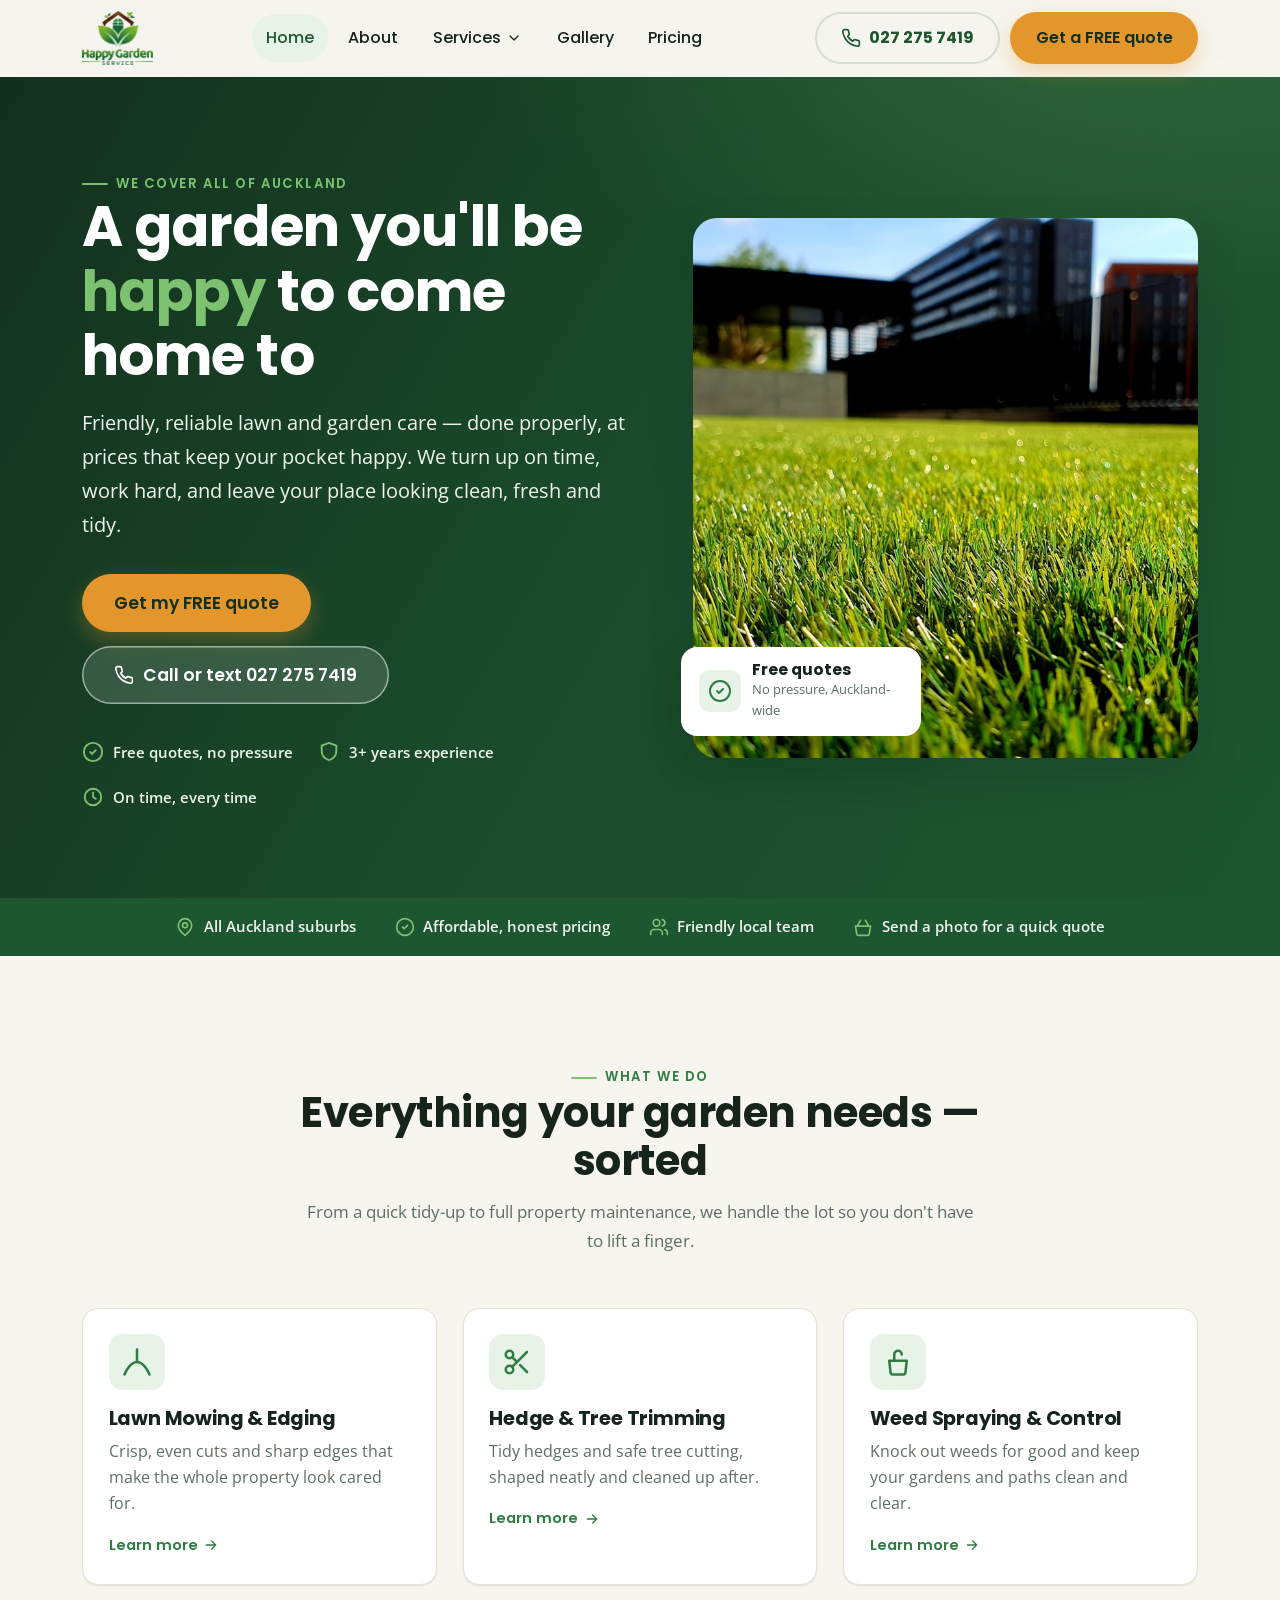
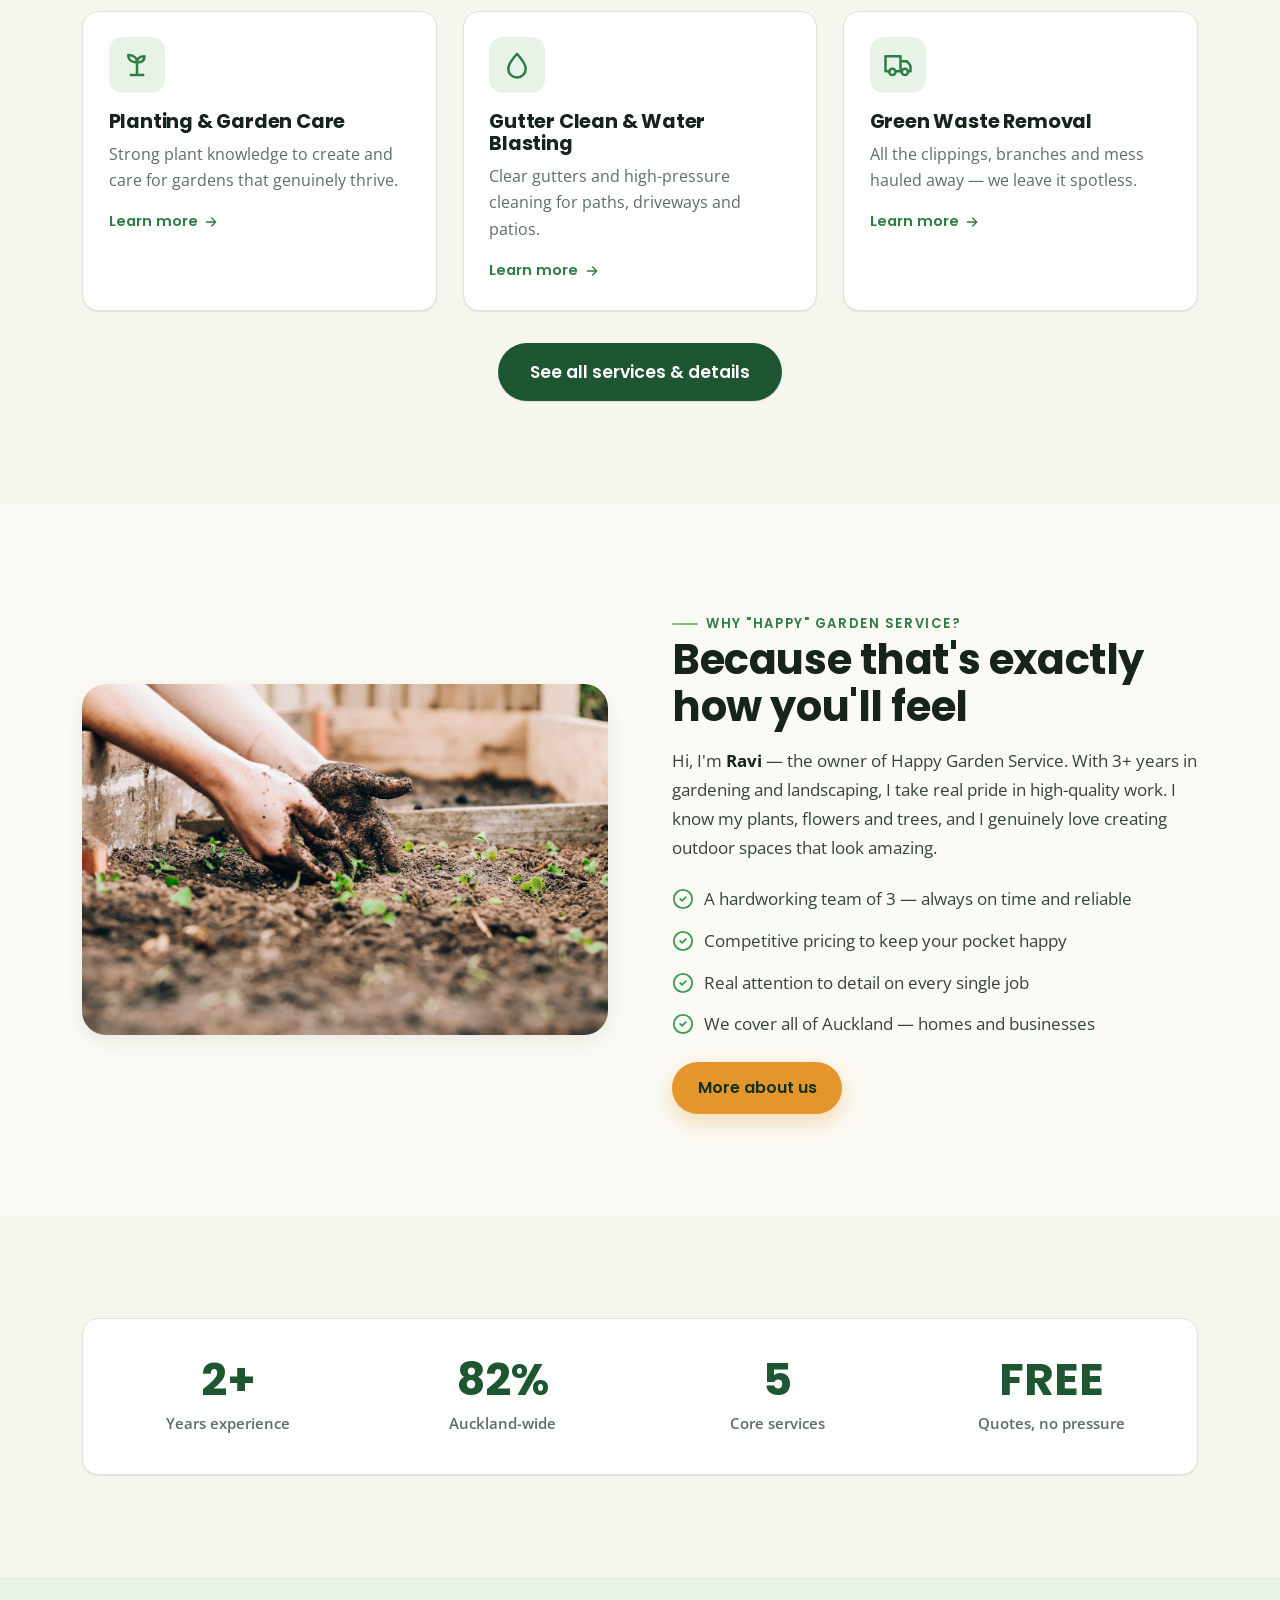
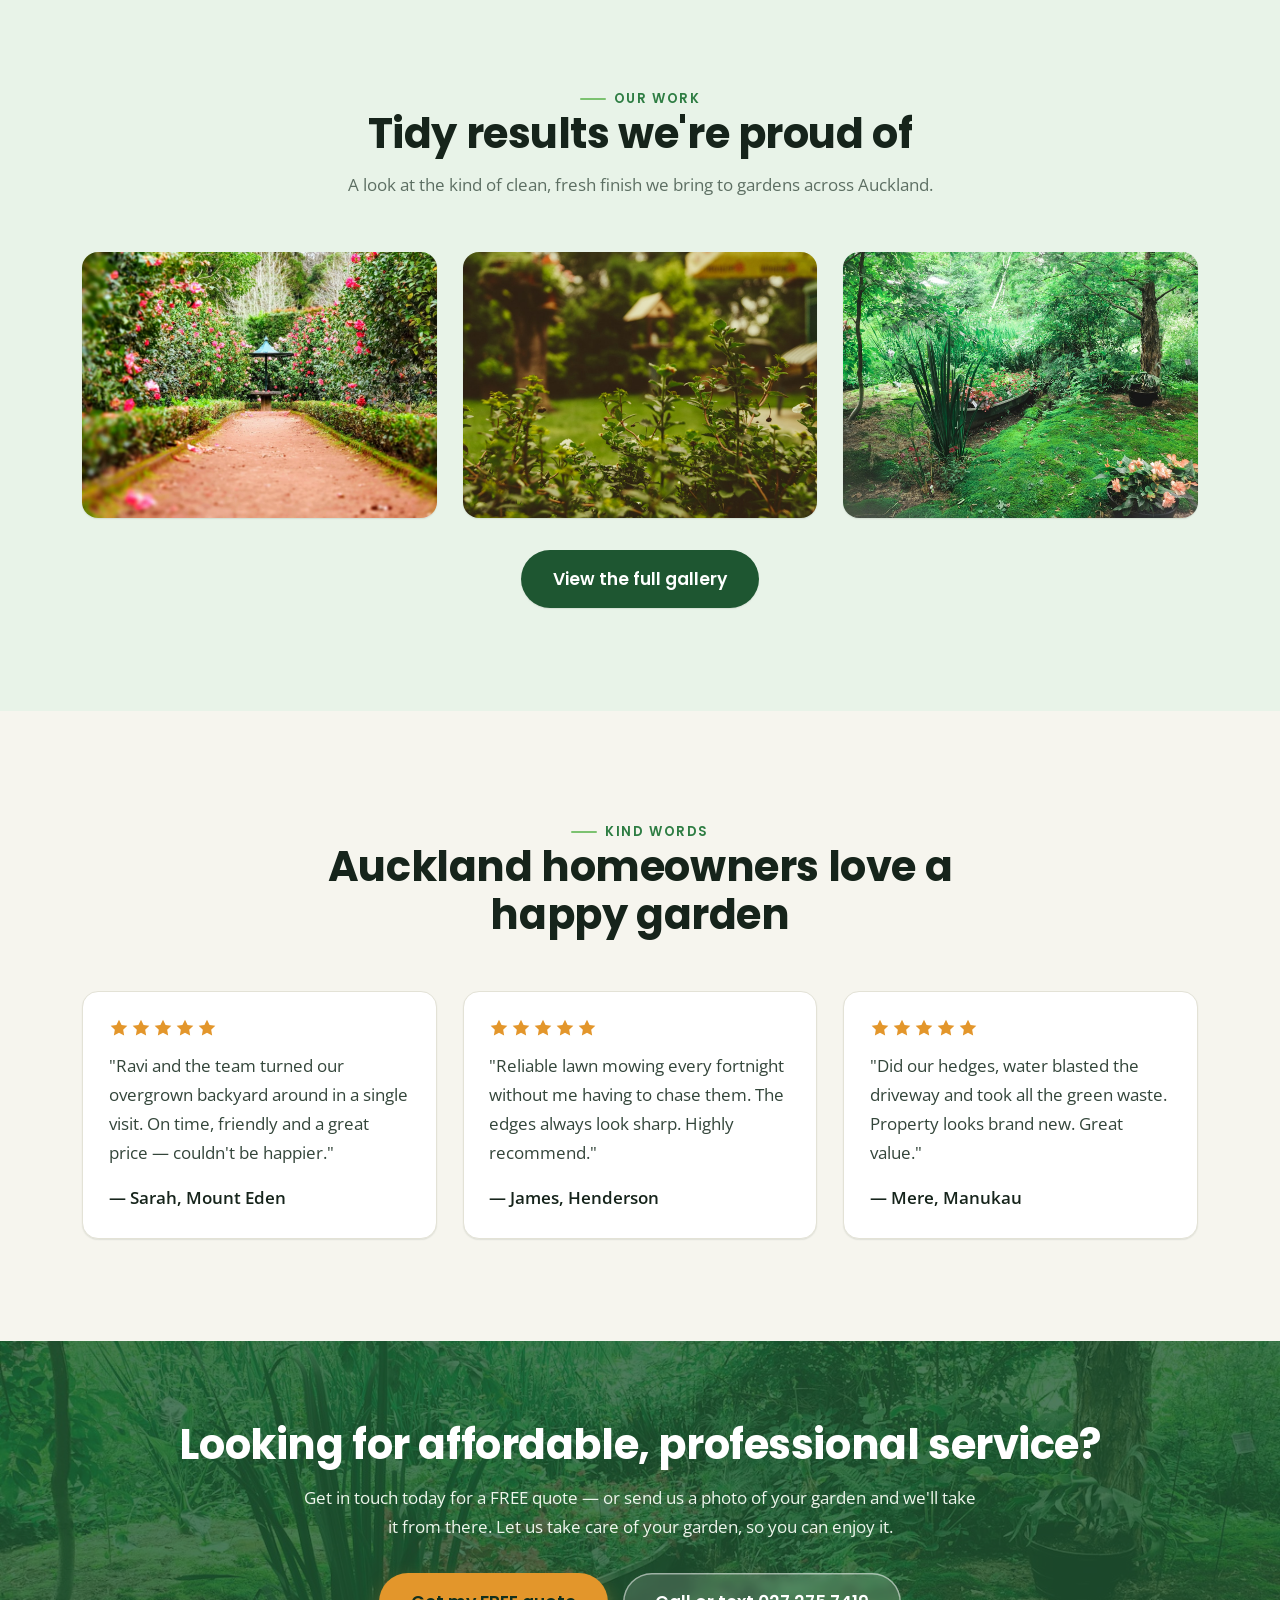
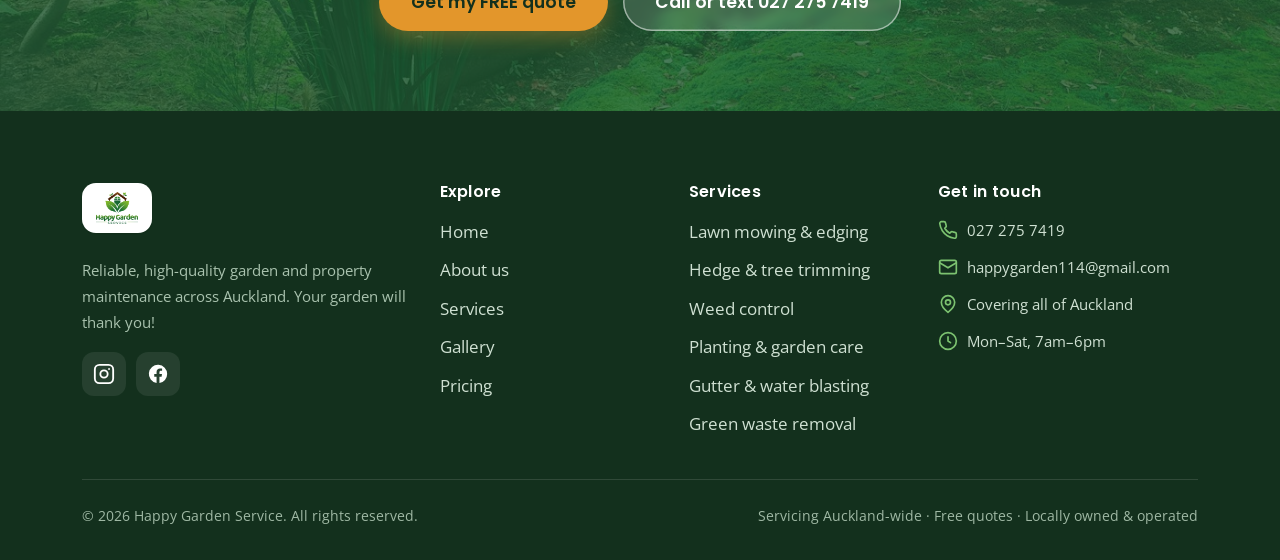
<file: index.html>
<!DOCTYPE html>
<html lang="en-NZ">
<head>
  <meta charset="UTF-8" />
  <meta name="viewport" content="width=device-width, initial-scale=1" />
  <title>Happy Garden Service | Lawn Mowing & Garden Maintenance in Auckland</title>
  <meta name="description" content="Affordable, reliable garden & lawn maintenance across Auckland. Lawn mowing, hedge trimming, weed control, planting, water blasting & green waste removal. Call 027 275 7419 for a FREE quote." />
  <meta name="keywords" content="lawn mowing Auckland, garden maintenance Auckland, hedge trimming, weed spraying, landscaping Auckland, gutter cleaning, water blasting, green waste removal" />
  <meta name="author" content="Happy Garden Service" />
  <link rel="canonical" href="https://www.happygardenservice.co.nz/" />
  <meta name="theme-color" content="#1e5631" />

  <!-- Open Graph / social -->
  <meta property="og:type" content="website" />
  <meta property="og:title" content="Happy Garden Service — Auckland Garden & Lawn Care" />
  <meta property="og:description" content="Your garden will thank you! Affordable, friendly, professional garden maintenance across Auckland. Get a FREE quote today." />
  <meta property="og:image" content="https://www.happygardenservice.co.nz/assets/images/hero-lawn.jpg" />
  <meta property="og:locale" content="en_NZ" />
  <meta name="twitter:card" content="summary_large_image" />

  <link rel="icon" type="image/png" href="assets/favicon.png" />
  <link rel="apple-touch-icon" href="assets/favicon.png" />
  <link rel="preconnect" href="https://fonts.googleapis.com" />
  <link rel="preconnect" href="https://fonts.gstatic.com" crossorigin />
  <link rel="stylesheet" href="css/styles.css?v=4" />

  <!-- Local business structured data (SEO) -->
  <script type="application/ld+json">
  {
    "@context": "https://schema.org",
    "@type": "LandscapingBusiness",
    "name": "Happy Garden Service",
    "image": "https://www.happygardenservice.co.nz/assets/images/hero-lawn.jpg",
    "description": "Garden and property maintenance across Auckland — lawn mowing, hedge trimming, weed control, planting, water blasting and green waste removal.",
    "telephone": "+64272757419",
    "email": "happygarden114@gmail.com",
    "url": "https://www.happygardenservice.co.nz/",
    "areaServed": { "@type": "City", "name": "Auckland" },
    "address": { "@type": "PostalAddress", "addressLocality": "Auckland", "addressCountry": "NZ" },
    "priceRange": "$$",
    "openingHours": "Mo-Sa 07:00-18:00",
    "sameAs": [
      "https://www.instagram.com/happygardenservice04/",
      "https://www.facebook.com/happygardenservice/"
    ]
  }
  </script>
</head>
<body>
  <a class="skip-link" href="#main">Skip to content</a>

  <!-- ============================ HEADER ============================ -->
  <header class="site-header">
    <div class="container nav">
      <a class="brand" href="index.html" aria-label="Happy Garden Service — Auckland, home">
        <img class="brand-logo" src="assets/logo.png" alt="Happy Garden Service" width="71" height="54" />
      </a>

      <nav aria-label="Primary">
        <ul class="nav-menu">
          <li><a class="nav-link" href="index.html" aria-current="page">Home</a></li>
          <li><a class="nav-link" href="about.html">About</a></li>
          <li class="nav-item-dd">
            <button class="nav-link has-dropdown" aria-expanded="false" aria-haspopup="true">
              Services
              <svg class="chev" viewBox="0 0 24 24" fill="none" stroke="currentColor" stroke-width="2" stroke-linecap="round" stroke-linejoin="round"><path d="m6 9 6 6 6-6"/></svg>
            </button>
            <div class="dropdown" role="menu">
              <a href="services.html#lawn" role="menuitem"><svg viewBox="0 0 24 24" fill="none" stroke="currentColor" stroke-width="2" stroke-linecap="round" stroke-linejoin="round"><path d="M2 22s4-10 10-10 10 10 10 10"/><path d="M12 12V2"/></svg><span><span class="dd-t">Lawn Mowing & Edging</span><span class="dd-d">Crisp, even lawns every visit</span></span></a>
              <a href="services.html#hedge" role="menuitem"><svg viewBox="0 0 24 24" fill="none" stroke="currentColor" stroke-width="2" stroke-linecap="round" stroke-linejoin="round"><circle cx="6" cy="6" r="3"/><circle cx="6" cy="18" r="3"/><path d="M20 4 8.12 15.88M14.47 14.48 20 20M8.12 8.12 12 12"/></svg><span><span class="dd-t">Hedge & Tree Trimming</span><span class="dd-d">Neat shapes, tidy finish</span></span></a>
              <a href="services.html#weed" role="menuitem"><svg viewBox="0 0 24 24" fill="none" stroke="currentColor" stroke-width="2" stroke-linecap="round" stroke-linejoin="round"><path d="M9 11V6a3 3 0 0 1 6 0M5 11h14l-1 9a2 2 0 0 1-2 2H8a2 2 0 0 1-2-2z"/></svg><span><span class="dd-t">Weed Spraying & Control</span><span class="dd-d">Say goodbye to weeds</span></span></a>
              <a href="services.html#planting" role="menuitem"><svg viewBox="0 0 24 24" fill="none" stroke="currentColor" stroke-width="2" stroke-linecap="round" stroke-linejoin="round"><path d="M7 20h10M12 20V10M12 10C12 6 9 4 5 4c0 4 3 6 7 6M12 10c0-3 2-5 6-5 0 3-2 5-6 5"/></svg><span><span class="dd-t">Planting & Garden Care</span><span class="dd-d">Healthy, thriving gardens</span></span></a>
              <a href="services.html#blasting" role="menuitem"><svg viewBox="0 0 24 24" fill="none" stroke="currentColor" stroke-width="2" stroke-linecap="round" stroke-linejoin="round"><path d="M12 22a7 7 0 0 0 7-7c0-4-7-12-7-12S5 11 5 15a7 7 0 0 0 7 7z"/></svg><span><span class="dd-t">Gutter Clean & Water Blast</span><span class="dd-d">Sparkling paths & drives</span></span></a>
              <a href="services.html#waste" role="menuitem"><svg viewBox="0 0 24 24" fill="none" stroke="currentColor" stroke-width="2" stroke-linecap="round" stroke-linejoin="round"><path d="M10 17h4V5H2v12h3M20 17h2v-3.34a4 4 0 0 0-1.17-2.83L19 9h-5v8h1"/><circle cx="7.5" cy="17.5" r="2.5"/><circle cx="17.5" cy="17.5" r="2.5"/></svg><span><span class="dd-t">Green Waste Removal</span><span class="dd-d">We haul it all away</span></span></a>
              <a href="services.html" role="menuitem" style="background:var(--mint)"><svg viewBox="0 0 24 24" fill="none" stroke="currentColor" stroke-width="2" stroke-linecap="round" stroke-linejoin="round"><path d="M5 12h14M13 6l6 6-6 6"/></svg><span><span class="dd-t">View all services</span></span></a>
            </div>
          </li>
          <li><a class="nav-link" href="portfolio.html">Gallery</a></li>
          <li><a class="nav-link" href="pricing.html">Pricing</a></li>
        </ul>
      </nav>

      <div class="nav-cta">
        <a class="btn btn-outline btn-call" href="tel:+64272757419">
          <svg viewBox="0 0 24 24" fill="none" stroke="currentColor" stroke-width="2" stroke-linecap="round" stroke-linejoin="round"><path d="M22 16.92v3a2 2 0 0 1-2.18 2 19.79 19.79 0 0 1-8.63-3.07 19.5 19.5 0 0 1-6-6 19.79 19.79 0 0 1-3.07-8.67A2 2 0 0 1 4.11 2h3a2 2 0 0 1 2 1.72c.13.96.36 1.9.7 2.81a2 2 0 0 1-.45 2.11L8.09 9.91a16 16 0 0 0 6 6l1.27-1.27a2 2 0 0 1 2.11-.45c.91.34 1.85.57 2.81.7A2 2 0 0 1 22 16.92z"/></svg>
          <span class="num">027 275 7419</span>
        </a>
        <a class="btn btn-primary" href="pricing.html#book">Get a FREE quote</a>
        <button class="nav-toggle" aria-label="Open menu" aria-expanded="false" aria-controls="primary-nav">
          <svg class="icon-open" viewBox="0 0 24 24" fill="none" stroke="currentColor" stroke-width="2" stroke-linecap="round" stroke-linejoin="round"><path d="M4 6h16M4 12h16M4 18h16"/></svg>
          <svg class="icon-close" viewBox="0 0 24 24" fill="none" stroke="currentColor" stroke-width="2" stroke-linecap="round" stroke-linejoin="round"><path d="M18 6 6 18M6 6l12 12"/></svg>
        </button>
      </div>
    </div>
  </header>

  <main id="main">
    <!-- ============================ HERO ============================ -->
    <section class="hero">
      <div class="container hero-inner">
        <div class="hero-copy">
        <span class="eyebrow" style="color:var(--leaf)">We cover all of Auckland</span>
        <h1>A garden you'll be <span class="accent">happy</span> to come home to</h1>
        <p class="hero-lead">Friendly, reliable lawn and garden care — done properly, at prices that keep your pocket happy. We turn up on time, work hard, and leave your place looking clean, fresh and tidy.</p>
        <div class="hero-actions">
          <a class="btn btn-primary btn-lg" href="pricing.html#book">Get my FREE quote</a>
          <a class="btn btn-ghost-light btn-lg" href="tel:+64272757419">
            <svg viewBox="0 0 24 24" fill="none" stroke="currentColor" stroke-width="2" stroke-linecap="round" stroke-linejoin="round"><path d="M22 16.92v3a2 2 0 0 1-2.18 2 19.79 19.79 0 0 1-8.63-3.07 19.5 19.5 0 0 1-6-6 19.79 19.79 0 0 1-3.07-8.67A2 2 0 0 1 4.11 2h3a2 2 0 0 1 2 1.72c.13.96.36 1.9.7 2.81a2 2 0 0 1-.45 2.11L8.09 9.91a16 16 0 0 0 6 6l1.27-1.27a2 2 0 0 1 2.11-.45c.91.34 1.85.57 2.81.7A2 2 0 0 1 22 16.92z"/></svg>
            Call or text 027 275 7419
          </a>
        </div>
        <div class="hero-badges">
          <span class="hero-badge"><svg viewBox="0 0 24 24" fill="none" stroke="currentColor" stroke-width="2" stroke-linecap="round" stroke-linejoin="round"><path d="m9 12 2 2 4-4"/><circle cx="12" cy="12" r="10"/></svg> Free quotes, no pressure</span>
          <span class="hero-badge"><svg viewBox="0 0 24 24" fill="none" stroke="currentColor" stroke-width="2" stroke-linecap="round" stroke-linejoin="round"><path d="M12 2 4 5v6c0 5 3.4 8.5 8 10 4.6-1.5 8-5 8-10V5z"/></svg> 3+ years experience</span>
          <span class="hero-badge"><svg viewBox="0 0 24 24" fill="none" stroke="currentColor" stroke-width="2" stroke-linecap="round" stroke-linejoin="round"><path d="M3 12a9 9 0 1 0 18 0 9 9 0 0 0-18 0z"/><path d="M12 7v5l3 2"/></svg> On time, every time</span>
        </div>
        </div><!-- /hero-copy -->
        <div class="hero-figure reveal">
          <img class="main" src="assets/images/hero-lawn.jpg" alt="A freshly mown, lush green lawn in an Auckland garden" fetchpriority="high" />
          <div class="float-card">
            <span class="fc-ic"><svg viewBox="0 0 24 24" fill="none" stroke="currentColor" stroke-width="2" stroke-linecap="round" stroke-linejoin="round"><path d="m9 12 2 2 4-4"/><circle cx="12" cy="12" r="10"/></svg></span>
            <span><span class="fc-t">Free quotes</span><span class="fc-d">No pressure, Auckland-wide</span></span>
          </div>
        </div>
      </div>
    </section>

    <!-- ========================== TRUST BAR ========================= -->
    <div class="trustbar">
      <div class="container">
        <span><svg viewBox="0 0 24 24" fill="none" stroke="currentColor" stroke-width="2" stroke-linecap="round" stroke-linejoin="round"><path d="M20 10c0 6-8 12-8 12s-8-6-8-12a8 8 0 0 1 16 0z"/><circle cx="12" cy="10" r="3"/></svg> All Auckland suburbs</span>
        <span><svg viewBox="0 0 24 24" fill="none" stroke="currentColor" stroke-width="2" stroke-linecap="round" stroke-linejoin="round"><path d="m9 12 2 2 4-4"/><circle cx="12" cy="12" r="10"/></svg> Affordable, honest pricing</span>
        <span><svg viewBox="0 0 24 24" fill="none" stroke="currentColor" stroke-width="2" stroke-linecap="round" stroke-linejoin="round"><path d="M16 21v-2a4 4 0 0 0-4-4H6a4 4 0 0 0-4 4v2"/><circle cx="9" cy="7" r="4"/><path d="M22 21v-2a4 4 0 0 0-3-3.87M16 3.13a4 4 0 0 1 0 7.75"/></svg> Friendly local team</span>
        <span><svg viewBox="0 0 24 24" fill="none" stroke="currentColor" stroke-width="2" stroke-linecap="round" stroke-linejoin="round"><path d="m5 11 4-7M19 11l-4-7M3 11h18l-1.5 9.5a2 2 0 0 1-2 1.5h-11a2 2 0 0 1-2-1.5z"/></svg> Send a photo for a quick quote</span>
      </div>
    </div>

    <!-- =========================== SERVICES ========================= -->
    <section class="section">
      <div class="container">
        <div class="section-head reveal">
          <span class="eyebrow">What we do</span>
          <h2>Everything your garden needs — sorted</h2>
          <p>From a quick tidy-up to full property maintenance, we handle the lot so you don't have to lift a finger.</p>
        </div>

        <div class="grid grid-3">
          <a class="card service-card reveal" href="services.html#lawn" id="s-lawn">
            <span class="ic"><svg viewBox="0 0 24 24" fill="none" stroke="currentColor" stroke-width="2" stroke-linecap="round" stroke-linejoin="round"><path d="M2 22s4-10 10-10 10 10 10 10"/><path d="M12 12V2"/></svg></span>
            <h3>Lawn Mowing &amp; Edging</h3>
            <p>Crisp, even cuts and sharp edges that make the whole property look cared for.</p>
            <span class="more">Learn more <svg viewBox="0 0 24 24" fill="none" stroke="currentColor" stroke-width="2" stroke-linecap="round" stroke-linejoin="round"><path d="M5 12h14M13 6l6 6-6 6"/></svg></span>
          </a>
          <a class="card service-card reveal d1" href="services.html#hedge">
            <span class="ic"><svg viewBox="0 0 24 24" fill="none" stroke="currentColor" stroke-width="2" stroke-linecap="round" stroke-linejoin="round"><circle cx="6" cy="6" r="3"/><circle cx="6" cy="18" r="3"/><path d="M20 4 8.12 15.88M14.47 14.48 20 20M8.12 8.12 12 12"/></svg></span>
            <h3>Hedge &amp; Tree Trimming</h3>
            <p>Tidy hedges and safe tree cutting, shaped neatly and cleaned up after.</p>
            <span class="more">Learn more <svg viewBox="0 0 24 24" fill="none" stroke="currentColor" stroke-width="2" stroke-linecap="round" stroke-linejoin="round"><path d="M5 12h14M13 6l6 6-6 6"/></svg></span>
          </a>
          <a class="card service-card reveal d2" href="services.html#weed">
            <span class="ic"><svg viewBox="0 0 24 24" fill="none" stroke="currentColor" stroke-width="2" stroke-linecap="round" stroke-linejoin="round"><path d="M9 11V6a3 3 0 0 1 6 0M5 11h14l-1 9a2 2 0 0 1-2 2H8a2 2 0 0 1-2-2z"/></svg></span>
            <h3>Weed Spraying &amp; Control</h3>
            <p>Knock out weeds for good and keep your gardens and paths clean and clear.</p>
            <span class="more">Learn more <svg viewBox="0 0 24 24" fill="none" stroke="currentColor" stroke-width="2" stroke-linecap="round" stroke-linejoin="round"><path d="M5 12h14M13 6l6 6-6 6"/></svg></span>
          </a>
          <a class="card service-card reveal" href="services.html#planting">
            <span class="ic"><svg viewBox="0 0 24 24" fill="none" stroke="currentColor" stroke-width="2" stroke-linecap="round" stroke-linejoin="round"><path d="M7 20h10M12 20V10M12 10C12 6 9 4 5 4c0 4 3 6 7 6M12 10c0-3 2-5 6-5 0 3-2 5-6 5"/></svg></span>
            <h3>Planting &amp; Garden Care</h3>
            <p>Strong plant knowledge to create and care for gardens that genuinely thrive.</p>
            <span class="more">Learn more <svg viewBox="0 0 24 24" fill="none" stroke="currentColor" stroke-width="2" stroke-linecap="round" stroke-linejoin="round"><path d="M5 12h14M13 6l6 6-6 6"/></svg></span>
          </a>
          <a class="card service-card reveal d1" href="services.html#blasting">
            <span class="ic"><svg viewBox="0 0 24 24" fill="none" stroke="currentColor" stroke-width="2" stroke-linecap="round" stroke-linejoin="round"><path d="M12 22a7 7 0 0 0 7-7c0-4-7-12-7-12S5 11 5 15a7 7 0 0 0 7 7z"/></svg></span>
            <h3>Gutter Clean &amp; Water Blasting</h3>
            <p>Clear gutters and high-pressure cleaning for paths, driveways and patios.</p>
            <span class="more">Learn more <svg viewBox="0 0 24 24" fill="none" stroke="currentColor" stroke-width="2" stroke-linecap="round" stroke-linejoin="round"><path d="M5 12h14M13 6l6 6-6 6"/></svg></span>
          </a>
          <a class="card service-card reveal d2" href="services.html#waste">
            <span class="ic"><svg viewBox="0 0 24 24" fill="none" stroke="currentColor" stroke-width="2" stroke-linecap="round" stroke-linejoin="round"><path d="M10 17h4V5H2v12h3M20 17h2v-3.34a4 4 0 0 0-1.17-2.83L19 9h-5v8h1"/><circle cx="7.5" cy="17.5" r="2.5"/><circle cx="17.5" cy="17.5" r="2.5"/></svg></span>
            <h3>Green Waste Removal</h3>
            <p>All the clippings, branches and mess hauled away — we leave it spotless.</p>
            <span class="more">Learn more <svg viewBox="0 0 24 24" fill="none" stroke="currentColor" stroke-width="2" stroke-linecap="round" stroke-linejoin="round"><path d="M5 12h14M13 6l6 6-6 6"/></svg></span>
          </a>
        </div>
        <div class="text-center mt-4 reveal">
          <a class="btn btn-green btn-lg" href="services.html">See all services &amp; details</a>
        </div>
      </div>
    </section>

    <!-- ========================= WHY / ABOUT ======================== -->
    <section class="section section--tint">
      <div class="container split">
        <div class="split-media reveal">
          <img src="assets/images/planting-hands.jpg" alt="A Happy Garden Service gardener planting seedlings in fresh soil" loading="lazy" />
        </div>
        <div class="split-body reveal d1">
          <span class="eyebrow">Why "Happy" Garden Service?</span>
          <h2>Because that's exactly how you'll feel</h2>
          <p>Hi, I'm <strong>Ravi</strong> — the owner of Happy Garden Service. With 3+ years in gardening and landscaping, I take real pride in high-quality work. I know my plants, flowers and trees, and I genuinely love creating outdoor spaces that look amazing.</p>
          <ul class="split-list">
            <li><svg viewBox="0 0 24 24" fill="none" stroke="currentColor" stroke-width="2" stroke-linecap="round" stroke-linejoin="round"><path d="m9 12 2 2 4-4"/><circle cx="12" cy="12" r="10"/></svg> A hardworking team of 3 — always on time and reliable</li>
            <li><svg viewBox="0 0 24 24" fill="none" stroke="currentColor" stroke-width="2" stroke-linecap="round" stroke-linejoin="round"><path d="m9 12 2 2 4-4"/><circle cx="12" cy="12" r="10"/></svg> Competitive pricing to keep your pocket happy</li>
            <li><svg viewBox="0 0 24 24" fill="none" stroke="currentColor" stroke-width="2" stroke-linecap="round" stroke-linejoin="round"><path d="m9 12 2 2 4-4"/><circle cx="12" cy="12" r="10"/></svg> Real attention to detail on every single job</li>
            <li><svg viewBox="0 0 24 24" fill="none" stroke="currentColor" stroke-width="2" stroke-linecap="round" stroke-linejoin="round"><path d="m9 12 2 2 4-4"/><circle cx="12" cy="12" r="10"/></svg> We cover all of Auckland — homes and businesses</li>
          </ul>
          <a class="btn btn-primary" href="about.html">More about us</a>
        </div>
      </div>
    </section>

    <!-- =========================== STATS ============================ -->
    <section class="section">
      <div class="container">
        <div class="card stats reveal" style="padding:1rem">
          <div class="stat"><div class="num"><span data-count="3" data-suffix="+">0</span></div><div class="lbl">Years experience</div></div>
          <div class="stat"><div class="num"><span data-count="100" data-suffix="%">0</span></div><div class="lbl">Auckland-wide</div></div>
          <div class="stat"><div class="num"><span data-count="6">0</span></div><div class="lbl">Core services</div></div>
          <div class="stat"><div class="num">FREE</div><div class="lbl">Quotes, no pressure</div></div>
        </div>
      </div>
    </section>

    <!-- ========================= GALLERY PREVIEW ==================== -->
    <section class="section section--mint">
      <div class="container">
        <div class="section-head reveal">
          <span class="eyebrow">Our work</span>
          <h2>Tidy results we're proud of</h2>
          <p>A look at the kind of clean, fresh finish we bring to gardens across Auckland.</p>
        </div>
        <div class="grid grid-3 preview-grid">
          <div class="shot reveal">
            <img src="assets/images/garden-path.jpg" alt="A flowering garden path neatly maintained" loading="lazy" />
          </div>
          <div class="shot reveal d1">
            <img src="assets/images/backyard.jpg" alt="A tidy backyard garden with healthy lawn and plants" loading="lazy" />
          </div>
          <div class="shot reveal d2">
            <img src="assets/images/lush-garden.jpg" alt="A lush, well cared for green garden" loading="lazy" />
          </div>
        </div>
        <div class="text-center mt-4 reveal">
          <a class="btn btn-green btn-lg" href="portfolio.html">View the full gallery</a>
        </div>
      </div>
    </section>

    <!-- ======================== TESTIMONIALS ======================= -->
    <!-- NOTE TO OWNER: replace these with your real Google / Facebook reviews. -->
    <section class="section">
      <div class="container">
        <div class="section-head reveal">
          <span class="eyebrow">Kind words</span>
          <h2>Auckland homeowners love a happy garden</h2>
        </div>
        <div class="grid grid-3">
          <figure class="card reveal">
            <div style="color:var(--amber);display:flex;gap:2px" aria-label="5 out of 5 stars">
              <svg viewBox="0 0 24 24" fill="currentColor" width="20" height="20"><path d="m12 2 3.09 6.26L22 9.27l-5 4.87 1.18 6.88L12 17.77l-6.18 3.25L7 14.14 2 9.27l6.91-1.01z"/></svg>
              <svg viewBox="0 0 24 24" fill="currentColor" width="20" height="20"><path d="m12 2 3.09 6.26L22 9.27l-5 4.87 1.18 6.88L12 17.77l-6.18 3.25L7 14.14 2 9.27l6.91-1.01z"/></svg>
              <svg viewBox="0 0 24 24" fill="currentColor" width="20" height="20"><path d="m12 2 3.09 6.26L22 9.27l-5 4.87 1.18 6.88L12 17.77l-6.18 3.25L7 14.14 2 9.27l6.91-1.01z"/></svg>
              <svg viewBox="0 0 24 24" fill="currentColor" width="20" height="20"><path d="m12 2 3.09 6.26L22 9.27l-5 4.87 1.18 6.88L12 17.77l-6.18 3.25L7 14.14 2 9.27l6.91-1.01z"/></svg>
              <svg viewBox="0 0 24 24" fill="currentColor" width="20" height="20"><path d="m12 2 3.09 6.26L22 9.27l-5 4.87 1.18 6.88L12 17.77l-6.18 3.25L7 14.14 2 9.27l6.91-1.01z"/></svg>
            </div>
            <blockquote style="margin:.9rem 0 0;border:0;padding:0"><p>"Ravi and the team turned our overgrown backyard around in a single visit. On time, friendly and a great price — couldn't be happier."</p></blockquote>
            <figcaption class="muted mt-2" style="font-weight:600;color:var(--ink)">— Sarah, Mount Eden</figcaption>
          </figure>
          <figure class="card reveal d1">
            <div style="color:var(--amber);display:flex;gap:2px" aria-label="5 out of 5 stars">
              <svg viewBox="0 0 24 24" fill="currentColor" width="20" height="20"><path d="m12 2 3.09 6.26L22 9.27l-5 4.87 1.18 6.88L12 17.77l-6.18 3.25L7 14.14 2 9.27l6.91-1.01z"/></svg>
              <svg viewBox="0 0 24 24" fill="currentColor" width="20" height="20"><path d="m12 2 3.09 6.26L22 9.27l-5 4.87 1.18 6.88L12 17.77l-6.18 3.25L7 14.14 2 9.27l6.91-1.01z"/></svg>
              <svg viewBox="0 0 24 24" fill="currentColor" width="20" height="20"><path d="m12 2 3.09 6.26L22 9.27l-5 4.87 1.18 6.88L12 17.77l-6.18 3.25L7 14.14 2 9.27l6.91-1.01z"/></svg>
              <svg viewBox="0 0 24 24" fill="currentColor" width="20" height="20"><path d="m12 2 3.09 6.26L22 9.27l-5 4.87 1.18 6.88L12 17.77l-6.18 3.25L7 14.14 2 9.27l6.91-1.01z"/></svg>
              <svg viewBox="0 0 24 24" fill="currentColor" width="20" height="20"><path d="m12 2 3.09 6.26L22 9.27l-5 4.87 1.18 6.88L12 17.77l-6.18 3.25L7 14.14 2 9.27l6.91-1.01z"/></svg>
            </div>
            <blockquote style="margin:.9rem 0 0;border:0;padding:0"><p>"Reliable lawn mowing every fortnight without me having to chase them. The edges always look sharp. Highly recommend."</p></blockquote>
            <figcaption class="muted mt-2" style="font-weight:600;color:var(--ink)">— James, Henderson</figcaption>
          </figure>
          <figure class="card reveal d2">
            <div style="color:var(--amber);display:flex;gap:2px" aria-label="5 out of 5 stars">
              <svg viewBox="0 0 24 24" fill="currentColor" width="20" height="20"><path d="m12 2 3.09 6.26L22 9.27l-5 4.87 1.18 6.88L12 17.77l-6.18 3.25L7 14.14 2 9.27l6.91-1.01z"/></svg>
              <svg viewBox="0 0 24 24" fill="currentColor" width="20" height="20"><path d="m12 2 3.09 6.26L22 9.27l-5 4.87 1.18 6.88L12 17.77l-6.18 3.25L7 14.14 2 9.27l6.91-1.01z"/></svg>
              <svg viewBox="0 0 24 24" fill="currentColor" width="20" height="20"><path d="m12 2 3.09 6.26L22 9.27l-5 4.87 1.18 6.88L12 17.77l-6.18 3.25L7 14.14 2 9.27l6.91-1.01z"/></svg>
              <svg viewBox="0 0 24 24" fill="currentColor" width="20" height="20"><path d="m12 2 3.09 6.26L22 9.27l-5 4.87 1.18 6.88L12 17.77l-6.18 3.25L7 14.14 2 9.27l6.91-1.01z"/></svg>
              <svg viewBox="0 0 24 24" fill="currentColor" width="20" height="20"><path d="m12 2 3.09 6.26L22 9.27l-5 4.87 1.18 6.88L12 17.77l-6.18 3.25L7 14.14 2 9.27l6.91-1.01z"/></svg>
            </div>
            <blockquote style="margin:.9rem 0 0;border:0;padding:0"><p>"Did our hedges, water blasted the driveway and took all the green waste. Property looks brand new. Great value."</p></blockquote>
            <figcaption class="muted mt-2" style="font-weight:600;color:var(--ink)">— Mere, Manukau</figcaption>
          </figure>
        </div>
      </div>
    </section>

    <!-- =========================== CTA BAND ========================= -->
    <section class="cta-band">
      <img class="bg" src="assets/images/lush-garden.jpg" alt="" aria-hidden="true" loading="lazy" />
      <div class="container">
        <h2>Looking for affordable, professional service?</h2>
        <p>Get in touch today for a FREE quote — or send us a photo of your garden and we'll take it from there. Let us take care of your garden, so you can enjoy it.</p>
        <div class="hero-actions">
          <a class="btn btn-primary btn-lg" href="pricing.html#book">Get my FREE quote</a>
          <a class="btn btn-ghost-light btn-lg" href="tel:+64272757419">Call or text 027 275 7419</a>
        </div>
      </div>
    </section>
  </main>

  <!-- ============================ FOOTER =========================== -->
  <footer class="site-footer">
    <div class="container">
      <div class="footer-grid">
        <div class="footer-brand">
          <a class="brand" href="index.html" aria-label="Happy Garden Service home">
            <img class="brand-logo" src="assets/logo.png" alt="Happy Garden Service" width="66" height="50" />
          </a>
          <p>Reliable, high-quality garden and property maintenance across Auckland. Your garden will thank you!</p>
          <div class="socials">
            <a href="https://www.instagram.com/happygardenservice04/" target="_blank" rel="noopener" aria-label="Happy Garden Service on Instagram">
              <svg viewBox="0 0 24 24" fill="none" stroke="currentColor" stroke-width="2" stroke-linecap="round" stroke-linejoin="round"><rect x="2" y="2" width="20" height="20" rx="5"/><circle cx="12" cy="12" r="4"/><circle cx="17.5" cy="6.5" r="1" fill="currentColor" stroke="none"/></svg>
            </a>
            <a href="https://www.facebook.com/happygardenservice/" target="_blank" rel="noopener" aria-label="Happy Garden Service on Facebook">
              <svg viewBox="0 0 24 24" fill="currentColor"><path d="M22 12a10 10 0 1 0-11.56 9.88v-6.99H7.9V12h2.54V9.8c0-2.5 1.49-3.89 3.78-3.89 1.09 0 2.24.2 2.24.2v2.46h-1.26c-1.24 0-1.63.77-1.63 1.56V12h2.78l-.44 2.89h-2.34v6.99A10 10 0 0 0 22 12z"/></svg>
            </a>
          </div>
        </div>

        <div>
          <h4>Explore</h4>
          <ul class="footer-links">
            <li><a href="index.html">Home</a></li>
            <li><a href="about.html">About us</a></li>
            <li><a href="services.html">Services</a></li>
            <li><a href="portfolio.html">Gallery</a></li>
            <li><a href="pricing.html">Pricing</a></li>
          </ul>
        </div>

        <div>
          <h4>Services</h4>
          <ul class="footer-links">
            <li><a href="services.html#lawn">Lawn mowing &amp; edging</a></li>
            <li><a href="services.html#hedge">Hedge &amp; tree trimming</a></li>
            <li><a href="services.html#weed">Weed control</a></li>
            <li><a href="services.html#planting">Planting &amp; garden care</a></li>
            <li><a href="services.html#blasting">Gutter &amp; water blasting</a></li>
            <li><a href="services.html#waste">Green waste removal</a></li>
          </ul>
        </div>

        <div>
          <h4>Get in touch</h4>
          <ul class="footer-contact">
            <li><svg viewBox="0 0 24 24" fill="none" stroke="currentColor" stroke-width="2" stroke-linecap="round" stroke-linejoin="round"><path d="M22 16.92v3a2 2 0 0 1-2.18 2 19.79 19.79 0 0 1-8.63-3.07 19.5 19.5 0 0 1-6-6 19.79 19.79 0 0 1-3.07-8.67A2 2 0 0 1 4.11 2h3a2 2 0 0 1 2 1.72c.13.96.36 1.9.7 2.81a2 2 0 0 1-.45 2.11L8.09 9.91a16 16 0 0 0 6 6l1.27-1.27a2 2 0 0 1 2.11-.45c.91.34 1.85.57 2.81.7A2 2 0 0 1 22 16.92z"/></svg><a href="tel:+64272757419">027 275 7419</a></li>
            <li><svg viewBox="0 0 24 24" fill="none" stroke="currentColor" stroke-width="2" stroke-linecap="round" stroke-linejoin="round"><rect x="2" y="4" width="20" height="16" rx="2"/><path d="m22 7-10 6L2 7"/></svg><a href="mailto:happygarden114@gmail.com">happygarden114@gmail.com</a></li>
            <li><svg viewBox="0 0 24 24" fill="none" stroke="currentColor" stroke-width="2" stroke-linecap="round" stroke-linejoin="round"><path d="M20 10c0 6-8 12-8 12s-8-6-8-12a8 8 0 0 1 16 0z"/><circle cx="12" cy="10" r="3"/></svg> Covering all of Auckland</li>
            <li><svg viewBox="0 0 24 24" fill="none" stroke="currentColor" stroke-width="2" stroke-linecap="round" stroke-linejoin="round"><circle cx="12" cy="12" r="10"/><path d="M12 7v5l3 2"/></svg> Mon–Sat, 7am–6pm</li>
          </ul>
        </div>
      </div>

      <div class="footer-bottom">
        <span>© <span data-year>2026</span> Happy Garden Service. All rights reserved.</span>
        <span>Servicing Auckland-wide · Free quotes · Locally owned &amp; operated</span>
      </div>
    </div>
  </footer>

  <script src="js/main.js?v=4" defer></script>
</body>
</html>
</file>
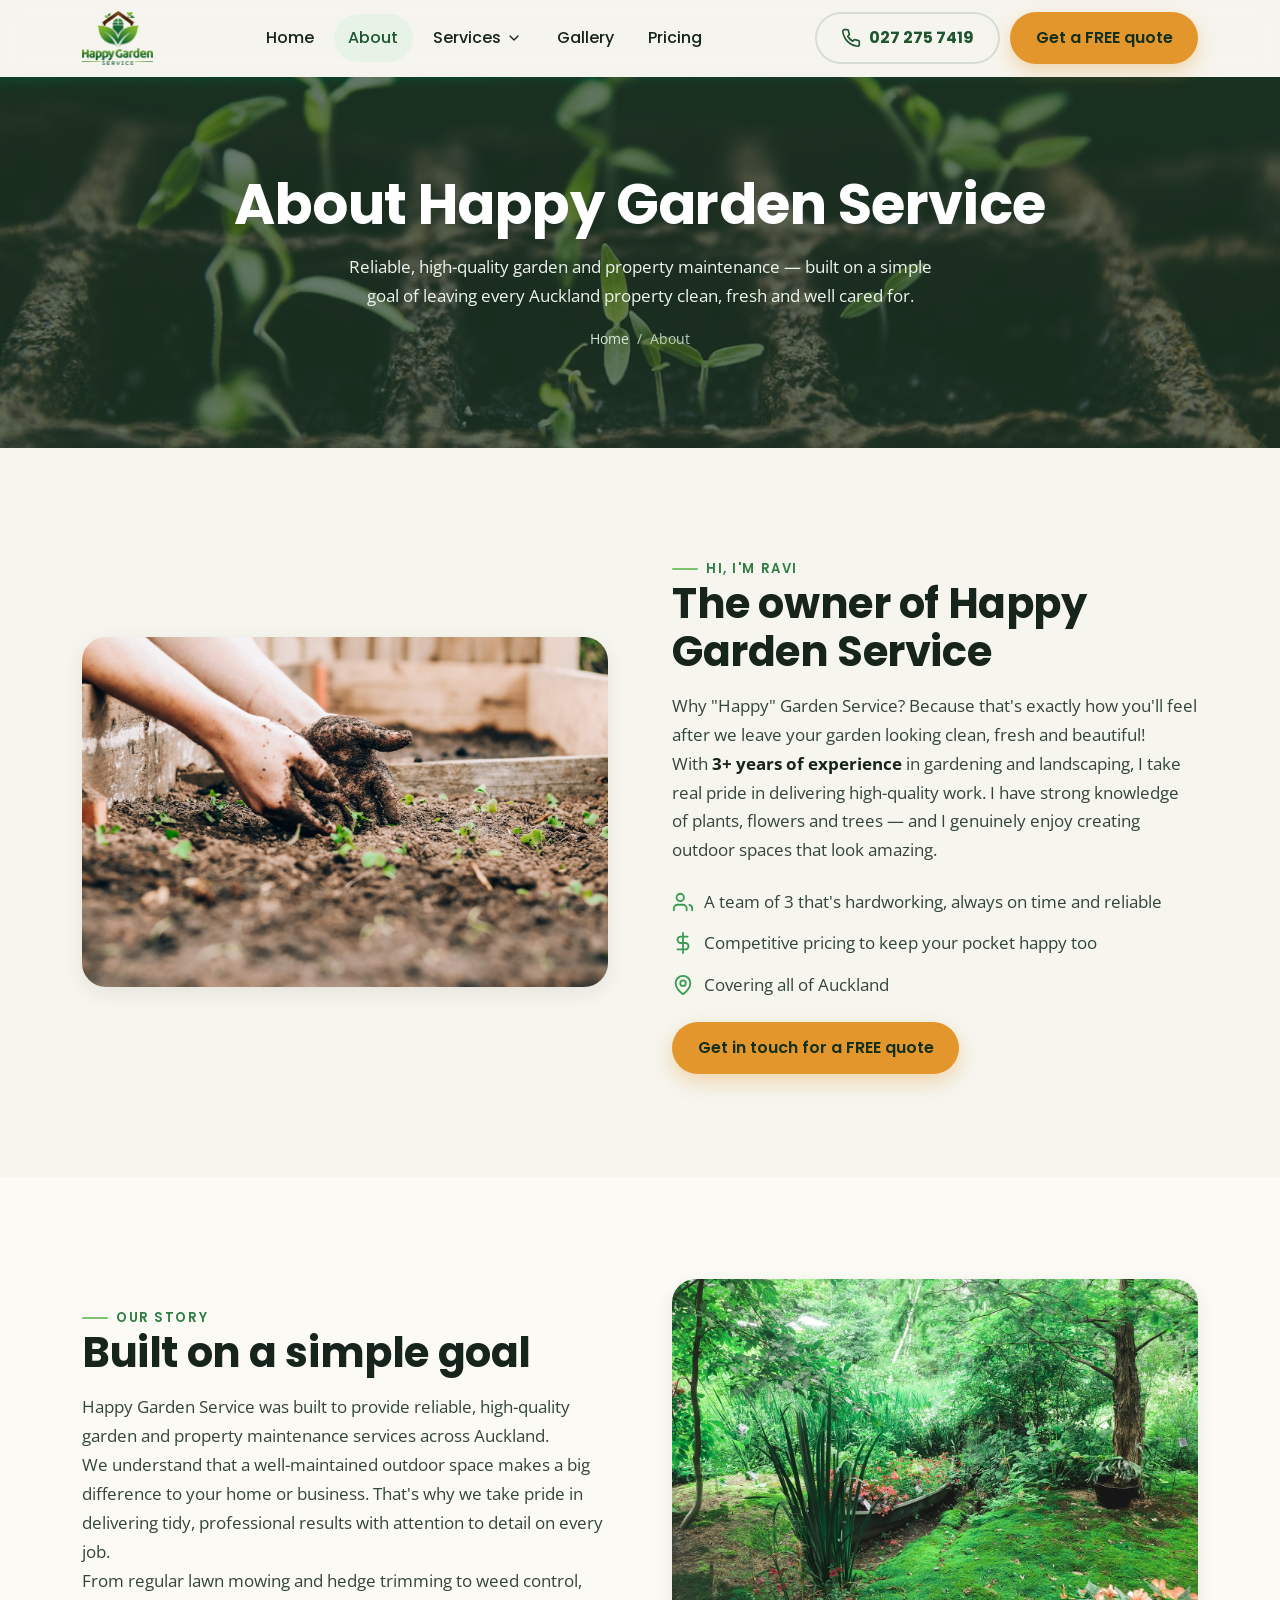
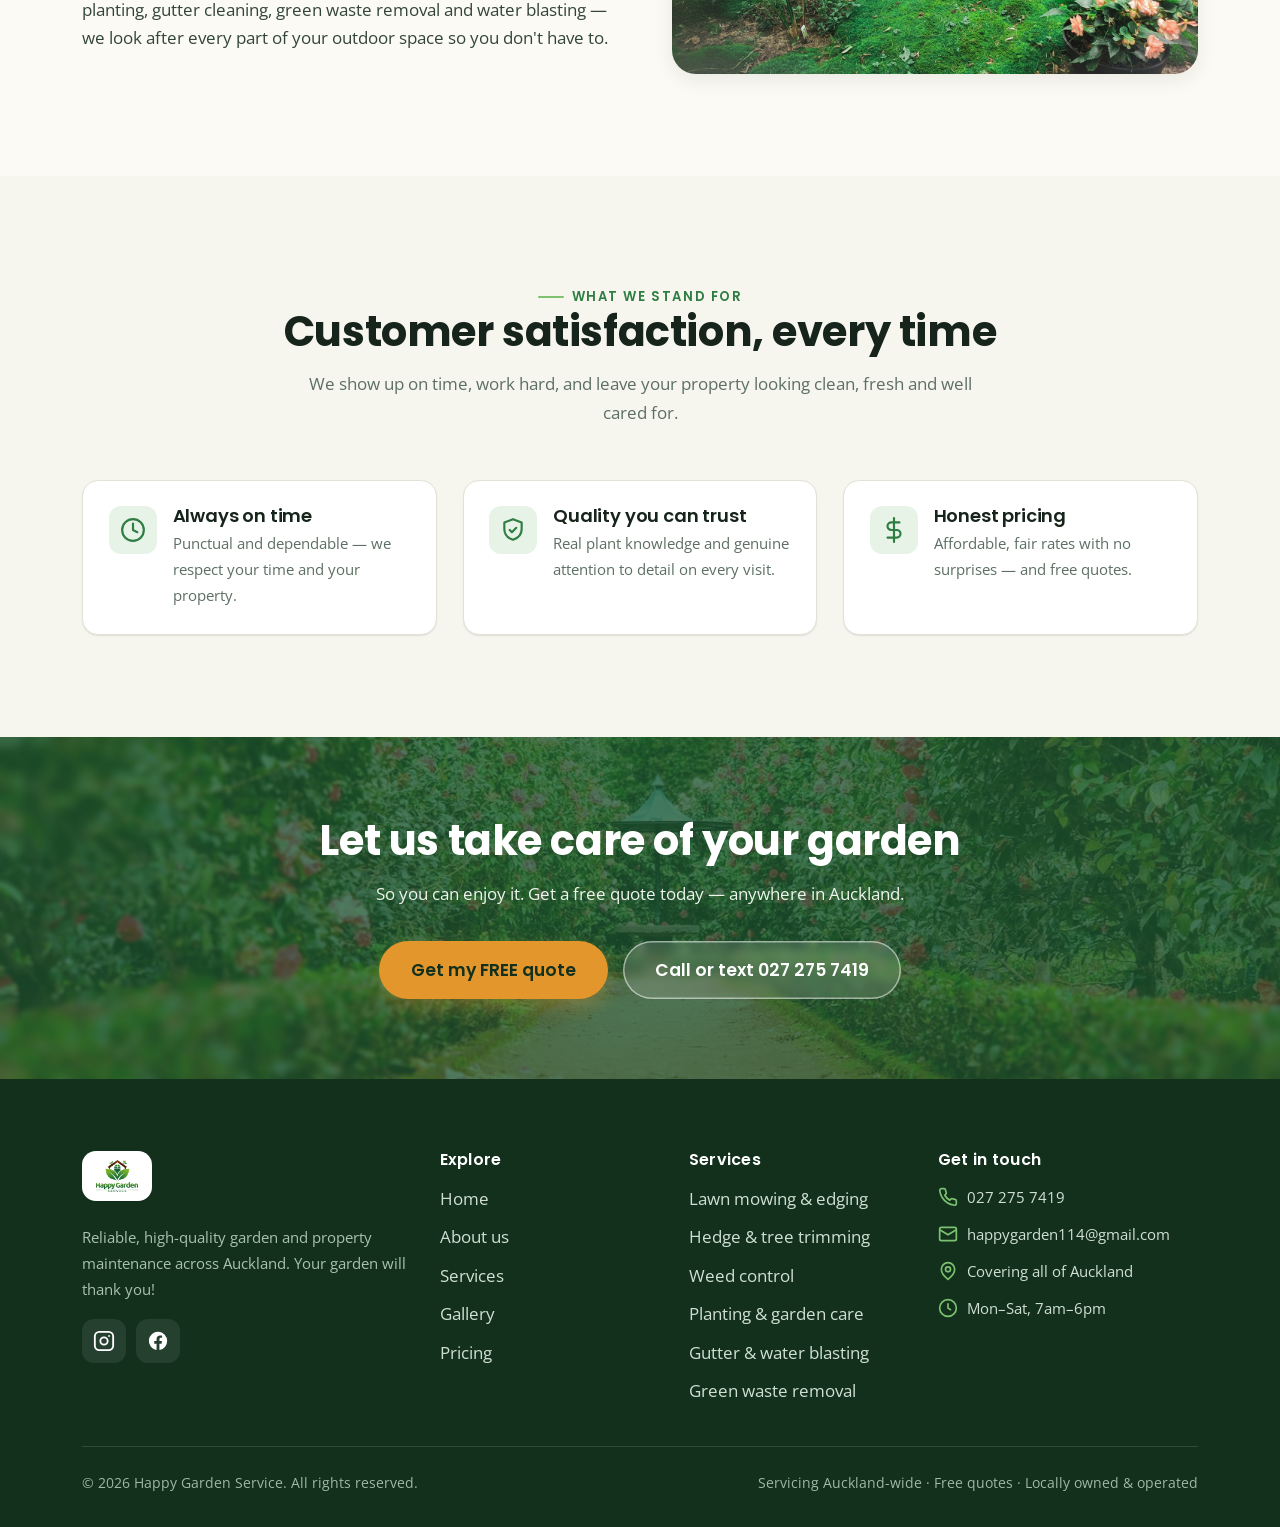
<file: about.html>
<!DOCTYPE html>
<html lang="en-NZ">
<head>
  <meta charset="UTF-8" />
  <meta name="viewport" content="width=device-width, initial-scale=1" />
  <title>About Happy Garden Service | Friendly Auckland Gardeners</title>
  <meta name="description" content="Meet Ravi and the Happy Garden Service team — 3+ years of reliable, high-quality garden and property maintenance across Auckland. Punctual, friendly and affordable." />
  <link rel="canonical" href="https://www.happygardenservice.co.nz/about.html" />
  <meta name="theme-color" content="#1e5631" />
  <meta property="og:title" content="About Happy Garden Service — Auckland" />
  <meta property="og:description" content="Reliable, friendly garden maintenance across Auckland. Meet the team behind Happy Garden Service." />
  <meta property="og:image" content="https://www.happygardenservice.co.nz/assets/images/planting-hands.jpg" />
  <link rel="icon" type="image/png" href="assets/favicon.png" />
  <link rel="preconnect" href="https://fonts.googleapis.com" />
  <link rel="preconnect" href="https://fonts.gstatic.com" crossorigin />
  <link rel="stylesheet" href="css/styles.css?v=4" />
</head>
<body>
  <a class="skip-link" href="#main">Skip to content</a>

  <header class="site-header">
    <div class="container nav">
      <a class="brand" href="index.html" aria-label="Happy Garden Service — Auckland, home">
        <img class="brand-logo" src="assets/logo.png" alt="Happy Garden Service" width="71" height="54" />
      </a>
      <nav aria-label="Primary">
        <ul class="nav-menu">
          <li><a class="nav-link" href="index.html">Home</a></li>
          <li><a class="nav-link" href="about.html" aria-current="page">About</a></li>
          <li class="nav-item-dd">
            <button class="nav-link has-dropdown" aria-expanded="false" aria-haspopup="true">
              Services
              <svg class="chev" viewBox="0 0 24 24" fill="none" stroke="currentColor" stroke-width="2" stroke-linecap="round" stroke-linejoin="round"><path d="m6 9 6 6 6-6"/></svg>
            </button>
            <div class="dropdown" role="menu">
              <a href="services.html#lawn" role="menuitem"><svg viewBox="0 0 24 24" fill="none" stroke="currentColor" stroke-width="2" stroke-linecap="round" stroke-linejoin="round"><path d="M2 22s4-10 10-10 10 10 10 10"/><path d="M12 12V2"/></svg><span><span class="dd-t">Lawn Mowing & Edging</span><span class="dd-d">Crisp, even lawns every visit</span></span></a>
              <a href="services.html#hedge" role="menuitem"><svg viewBox="0 0 24 24" fill="none" stroke="currentColor" stroke-width="2" stroke-linecap="round" stroke-linejoin="round"><circle cx="6" cy="6" r="3"/><circle cx="6" cy="18" r="3"/><path d="M20 4 8.12 15.88M14.47 14.48 20 20M8.12 8.12 12 12"/></svg><span><span class="dd-t">Hedge & Tree Trimming</span><span class="dd-d">Neat shapes, tidy finish</span></span></a>
              <a href="services.html#weed" role="menuitem"><svg viewBox="0 0 24 24" fill="none" stroke="currentColor" stroke-width="2" stroke-linecap="round" stroke-linejoin="round"><path d="M9 11V6a3 3 0 0 1 6 0M5 11h14l-1 9a2 2 0 0 1-2 2H8a2 2 0 0 1-2-2z"/></svg><span><span class="dd-t">Weed Spraying & Control</span><span class="dd-d">Say goodbye to weeds</span></span></a>
              <a href="services.html#planting" role="menuitem"><svg viewBox="0 0 24 24" fill="none" stroke="currentColor" stroke-width="2" stroke-linecap="round" stroke-linejoin="round"><path d="M7 20h10M12 20V10M12 10C12 6 9 4 5 4c0 4 3 6 7 6M12 10c0-3 2-5 6-5 0 3-2 5-6 5"/></svg><span><span class="dd-t">Planting & Garden Care</span><span class="dd-d">Healthy, thriving gardens</span></span></a>
              <a href="services.html#blasting" role="menuitem"><svg viewBox="0 0 24 24" fill="none" stroke="currentColor" stroke-width="2" stroke-linecap="round" stroke-linejoin="round"><path d="M12 22a7 7 0 0 0 7-7c0-4-7-12-7-12S5 11 5 15a7 7 0 0 0 7 7z"/></svg><span><span class="dd-t">Gutter Clean & Water Blast</span><span class="dd-d">Sparkling paths & drives</span></span></a>
              <a href="services.html#waste" role="menuitem"><svg viewBox="0 0 24 24" fill="none" stroke="currentColor" stroke-width="2" stroke-linecap="round" stroke-linejoin="round"><path d="M10 17h4V5H2v12h3M20 17h2v-3.34a4 4 0 0 0-1.17-2.83L19 9h-5v8h1"/><circle cx="7.5" cy="17.5" r="2.5"/><circle cx="17.5" cy="17.5" r="2.5"/></svg><span><span class="dd-t">Green Waste Removal</span><span class="dd-d">We haul it all away</span></span></a>
              <a href="services.html" role="menuitem" style="background:var(--mint)"><svg viewBox="0 0 24 24" fill="none" stroke="currentColor" stroke-width="2" stroke-linecap="round" stroke-linejoin="round"><path d="M5 12h14M13 6l6 6-6 6"/></svg><span><span class="dd-t">View all services</span></span></a>
            </div>
          </li>
          <li><a class="nav-link" href="portfolio.html">Gallery</a></li>
          <li><a class="nav-link" href="pricing.html">Pricing</a></li>
        </ul>
      </nav>
      <div class="nav-cta">
        <a class="btn btn-outline btn-call" href="tel:+64272757419">
          <svg viewBox="0 0 24 24" fill="none" stroke="currentColor" stroke-width="2" stroke-linecap="round" stroke-linejoin="round"><path d="M22 16.92v3a2 2 0 0 1-2.18 2 19.79 19.79 0 0 1-8.63-3.07 19.5 19.5 0 0 1-6-6 19.79 19.79 0 0 1-3.07-8.67A2 2 0 0 1 4.11 2h3a2 2 0 0 1 2 1.72c.13.96.36 1.9.7 2.81a2 2 0 0 1-.45 2.11L8.09 9.91a16 16 0 0 0 6 6l1.27-1.27a2 2 0 0 1 2.11-.45c.91.34 1.85.57 2.81.7A2 2 0 0 1 22 16.92z"/></svg>
          <span class="num">027 275 7419</span>
        </a>
        <a class="btn btn-primary" href="pricing.html#book">Get a FREE quote</a>
        <button class="nav-toggle" aria-label="Open menu" aria-expanded="false">
          <svg class="icon-open" viewBox="0 0 24 24" fill="none" stroke="currentColor" stroke-width="2" stroke-linecap="round" stroke-linejoin="round"><path d="M4 6h16M4 12h16M4 18h16"/></svg>
          <svg class="icon-close" viewBox="0 0 24 24" fill="none" stroke="currentColor" stroke-width="2" stroke-linecap="round" stroke-linejoin="round"><path d="M18 6 6 18M6 6l12 12"/></svg>
        </button>
      </div>
    </div>
  </header>

  <main id="main">
    <section class="page-hero">
      <img src="assets/images/sprouts.jpg" alt="" aria-hidden="true" />
      <div class="container">
        <h1>About Happy Garden Service</h1>
        <p>Reliable, high-quality garden and property maintenance — built on a simple goal of leaving every Auckland property clean, fresh and well cared for.</p>
        <nav class="breadcrumb" aria-label="Breadcrumb"><a href="index.html">Home</a> / <span>About</span></nav>
      </div>
    </section>

    <!-- Meet Ravi -->
    <section class="section">
      <div class="container split">
        <div class="split-media reveal">
          <img src="assets/images/planting-hands.jpg" alt="Ravi from Happy Garden Service planting in fresh soil" loading="lazy" />
        </div>
        <div class="split-body reveal d1">
          <span class="eyebrow">Hi, I'm Ravi</span>
          <h2>The owner of Happy Garden Service</h2>
          <p>Why "Happy" Garden Service? Because that's exactly how you'll feel after we leave your garden looking clean, fresh and beautiful!</p>
          <p>With <strong>3+ years of experience</strong> in gardening and landscaping, I take real pride in delivering high-quality work. I have strong knowledge of plants, flowers and trees — and I genuinely enjoy creating outdoor spaces that look amazing.</p>
          <ul class="split-list">
            <li><svg viewBox="0 0 24 24" fill="none" stroke="currentColor" stroke-width="2" stroke-linecap="round" stroke-linejoin="round"><path d="M16 21v-2a4 4 0 0 0-4-4H6a4 4 0 0 0-4 4v2"/><circle cx="9" cy="7" r="4"/><path d="M22 21v-2a4 4 0 0 0-3-3.87"/></svg> A team of 3 that's hardworking, always on time and reliable</li>
            <li><svg viewBox="0 0 24 24" fill="none" stroke="currentColor" stroke-width="2" stroke-linecap="round" stroke-linejoin="round"><line x1="12" y1="1" x2="12" y2="23"/><path d="M17 5H9.5a3.5 3.5 0 0 0 0 7h5a3.5 3.5 0 0 1 0 7H6"/></svg> Competitive pricing to keep your pocket happy too</li>
            <li><svg viewBox="0 0 24 24" fill="none" stroke="currentColor" stroke-width="2" stroke-linecap="round" stroke-linejoin="round"><path d="M20 10c0 6-8 12-8 12s-8-6-8-12a8 8 0 0 1 16 0z"/><circle cx="12" cy="10" r="3"/></svg> Covering all of Auckland</li>
          </ul>
          <a class="btn btn-primary" href="pricing.html#book">Get in touch for a FREE quote</a>
        </div>
      </div>
    </section>

    <!-- Story -->
    <section class="section section--tint">
      <div class="container split reverse">
        <div class="split-media reveal">
          <img src="assets/images/lush-garden.jpg" alt="A lush, well-maintained green garden in Auckland" loading="lazy" />
        </div>
        <div class="split-body reveal d1">
          <span class="eyebrow">Our story</span>
          <h2>Built on a simple goal</h2>
          <p>Happy Garden Service was built to provide reliable, high-quality garden and property maintenance services across Auckland.</p>
          <p>We understand that a well-maintained outdoor space makes a big difference to your home or business. That's why we take pride in delivering tidy, professional results with attention to detail on every job.</p>
          <p>From regular lawn mowing and hedge trimming to weed control, planting, gutter cleaning, green waste removal and water blasting — we look after every part of your outdoor space so you don't have to.</p>
        </div>
      </div>
    </section>

    <!-- Values -->
    <section class="section">
      <div class="container">
        <div class="section-head reveal">
          <span class="eyebrow">What we stand for</span>
          <h2>Customer satisfaction, every time</h2>
          <p>We show up on time, work hard, and leave your property looking clean, fresh and well cared for.</p>
        </div>
        <div class="grid grid-3">
          <div class="card reveal">
            <div class="feature"><span class="ic"><svg viewBox="0 0 24 24" fill="none" stroke="currentColor" stroke-width="2" stroke-linecap="round" stroke-linejoin="round"><circle cx="12" cy="12" r="10"/><path d="M12 6v6l4 2"/></svg></span><div><h4>Always on time</h4><p>Punctual and dependable — we respect your time and your property.</p></div></div>
          </div>
          <div class="card reveal d1">
            <div class="feature"><span class="ic"><svg viewBox="0 0 24 24" fill="none" stroke="currentColor" stroke-width="2" stroke-linecap="round" stroke-linejoin="round"><path d="M12 2 4 5v6c0 5 3.4 8.5 8 10 4.6-1.5 8-5 8-10V5z"/><path d="m9 12 2 2 4-4"/></svg></span><div><h4>Quality you can trust</h4><p>Real plant knowledge and genuine attention to detail on every visit.</p></div></div>
          </div>
          <div class="card reveal d2">
            <div class="feature"><span class="ic"><svg viewBox="0 0 24 24" fill="none" stroke="currentColor" stroke-width="2" stroke-linecap="round" stroke-linejoin="round"><line x1="12" y1="1" x2="12" y2="23"/><path d="M17 5H9.5a3.5 3.5 0 0 0 0 7h5a3.5 3.5 0 0 1 0 7H6"/></svg></span><div><h4>Honest pricing</h4><p>Affordable, fair rates with no surprises — and free quotes.</p></div></div>
          </div>
        </div>
      </div>
    </section>

    <!-- CTA -->
    <section class="cta-band">
      <img class="bg" src="assets/images/garden-path.jpg" alt="" aria-hidden="true" loading="lazy" />
      <div class="container">
        <h2>Let us take care of your garden</h2>
        <p>So you can enjoy it. Get a free quote today — anywhere in Auckland.</p>
        <div class="hero-actions">
          <a class="btn btn-primary btn-lg" href="pricing.html#book">Get my FREE quote</a>
          <a class="btn btn-ghost-light btn-lg" href="tel:+64272757419">Call or text 027 275 7419</a>
        </div>
      </div>
    </section>
  </main>

  <footer class="site-footer">
    <div class="container">
      <div class="footer-grid">
        <div class="footer-brand">
          <a class="brand" href="index.html" aria-label="Happy Garden Service home">
            <img class="brand-logo" src="assets/logo.png" alt="Happy Garden Service" width="66" height="50" />
          </a>
          <p>Reliable, high-quality garden and property maintenance across Auckland. Your garden will thank you!</p>
          <div class="socials">
            <a href="https://www.instagram.com/happygardenservice04/" target="_blank" rel="noopener" aria-label="Happy Garden Service on Instagram"><svg viewBox="0 0 24 24" fill="none" stroke="currentColor" stroke-width="2" stroke-linecap="round" stroke-linejoin="round"><rect x="2" y="2" width="20" height="20" rx="5"/><circle cx="12" cy="12" r="4"/><circle cx="17.5" cy="6.5" r="1" fill="currentColor" stroke="none"/></svg></a>
            <a href="https://www.facebook.com/happygardenservice/" target="_blank" rel="noopener" aria-label="Happy Garden Service on Facebook"><svg viewBox="0 0 24 24" fill="currentColor"><path d="M22 12a10 10 0 1 0-11.56 9.88v-6.99H7.9V12h2.54V9.8c0-2.5 1.49-3.89 3.78-3.89 1.09 0 2.24.2 2.24.2v2.46h-1.26c-1.24 0-1.63.77-1.63 1.56V12h2.78l-.44 2.89h-2.34v6.99A10 10 0 0 0 22 12z"/></svg></a>
          </div>
        </div>
        <div><h4>Explore</h4><ul class="footer-links"><li><a href="index.html">Home</a></li><li><a href="about.html">About us</a></li><li><a href="services.html">Services</a></li><li><a href="portfolio.html">Gallery</a></li><li><a href="pricing.html">Pricing</a></li></ul></div>
        <div><h4>Services</h4><ul class="footer-links"><li><a href="services.html#lawn">Lawn mowing &amp; edging</a></li><li><a href="services.html#hedge">Hedge &amp; tree trimming</a></li><li><a href="services.html#weed">Weed control</a></li><li><a href="services.html#planting">Planting &amp; garden care</a></li><li><a href="services.html#blasting">Gutter &amp; water blasting</a></li><li><a href="services.html#waste">Green waste removal</a></li></ul></div>
        <div><h4>Get in touch</h4><ul class="footer-contact">
          <li><svg viewBox="0 0 24 24" fill="none" stroke="currentColor" stroke-width="2" stroke-linecap="round" stroke-linejoin="round"><path d="M22 16.92v3a2 2 0 0 1-2.18 2 19.79 19.79 0 0 1-8.63-3.07 19.5 19.5 0 0 1-6-6 19.79 19.79 0 0 1-3.07-8.67A2 2 0 0 1 4.11 2h3a2 2 0 0 1 2 1.72c.13.96.36 1.9.7 2.81a2 2 0 0 1-.45 2.11L8.09 9.91a16 16 0 0 0 6 6l1.27-1.27a2 2 0 0 1 2.11-.45c.91.34 1.85.57 2.81.7A2 2 0 0 1 22 16.92z"/></svg><a href="tel:+64272757419">027 275 7419</a></li>
          <li><svg viewBox="0 0 24 24" fill="none" stroke="currentColor" stroke-width="2" stroke-linecap="round" stroke-linejoin="round"><rect x="2" y="4" width="20" height="16" rx="2"/><path d="m22 7-10 6L2 7"/></svg><a href="mailto:happygarden114@gmail.com">happygarden114@gmail.com</a></li>
          <li><svg viewBox="0 0 24 24" fill="none" stroke="currentColor" stroke-width="2" stroke-linecap="round" stroke-linejoin="round"><path d="M20 10c0 6-8 12-8 12s-8-6-8-12a8 8 0 0 1 16 0z"/><circle cx="12" cy="10" r="3"/></svg> Covering all of Auckland</li>
          <li><svg viewBox="0 0 24 24" fill="none" stroke="currentColor" stroke-width="2" stroke-linecap="round" stroke-linejoin="round"><circle cx="12" cy="12" r="10"/><path d="M12 7v5l3 2"/></svg> Mon–Sat, 7am–6pm</li>
        </ul></div>
      </div>
      <div class="footer-bottom">
        <span>© <span data-year>2026</span> Happy Garden Service. All rights reserved.</span>
        <span>Servicing Auckland-wide · Free quotes · Locally owned &amp; operated</span>
      </div>
    </div>
  </footer>

  <script src="js/main.js?v=4" defer></script>
</body>
</html>
</file>
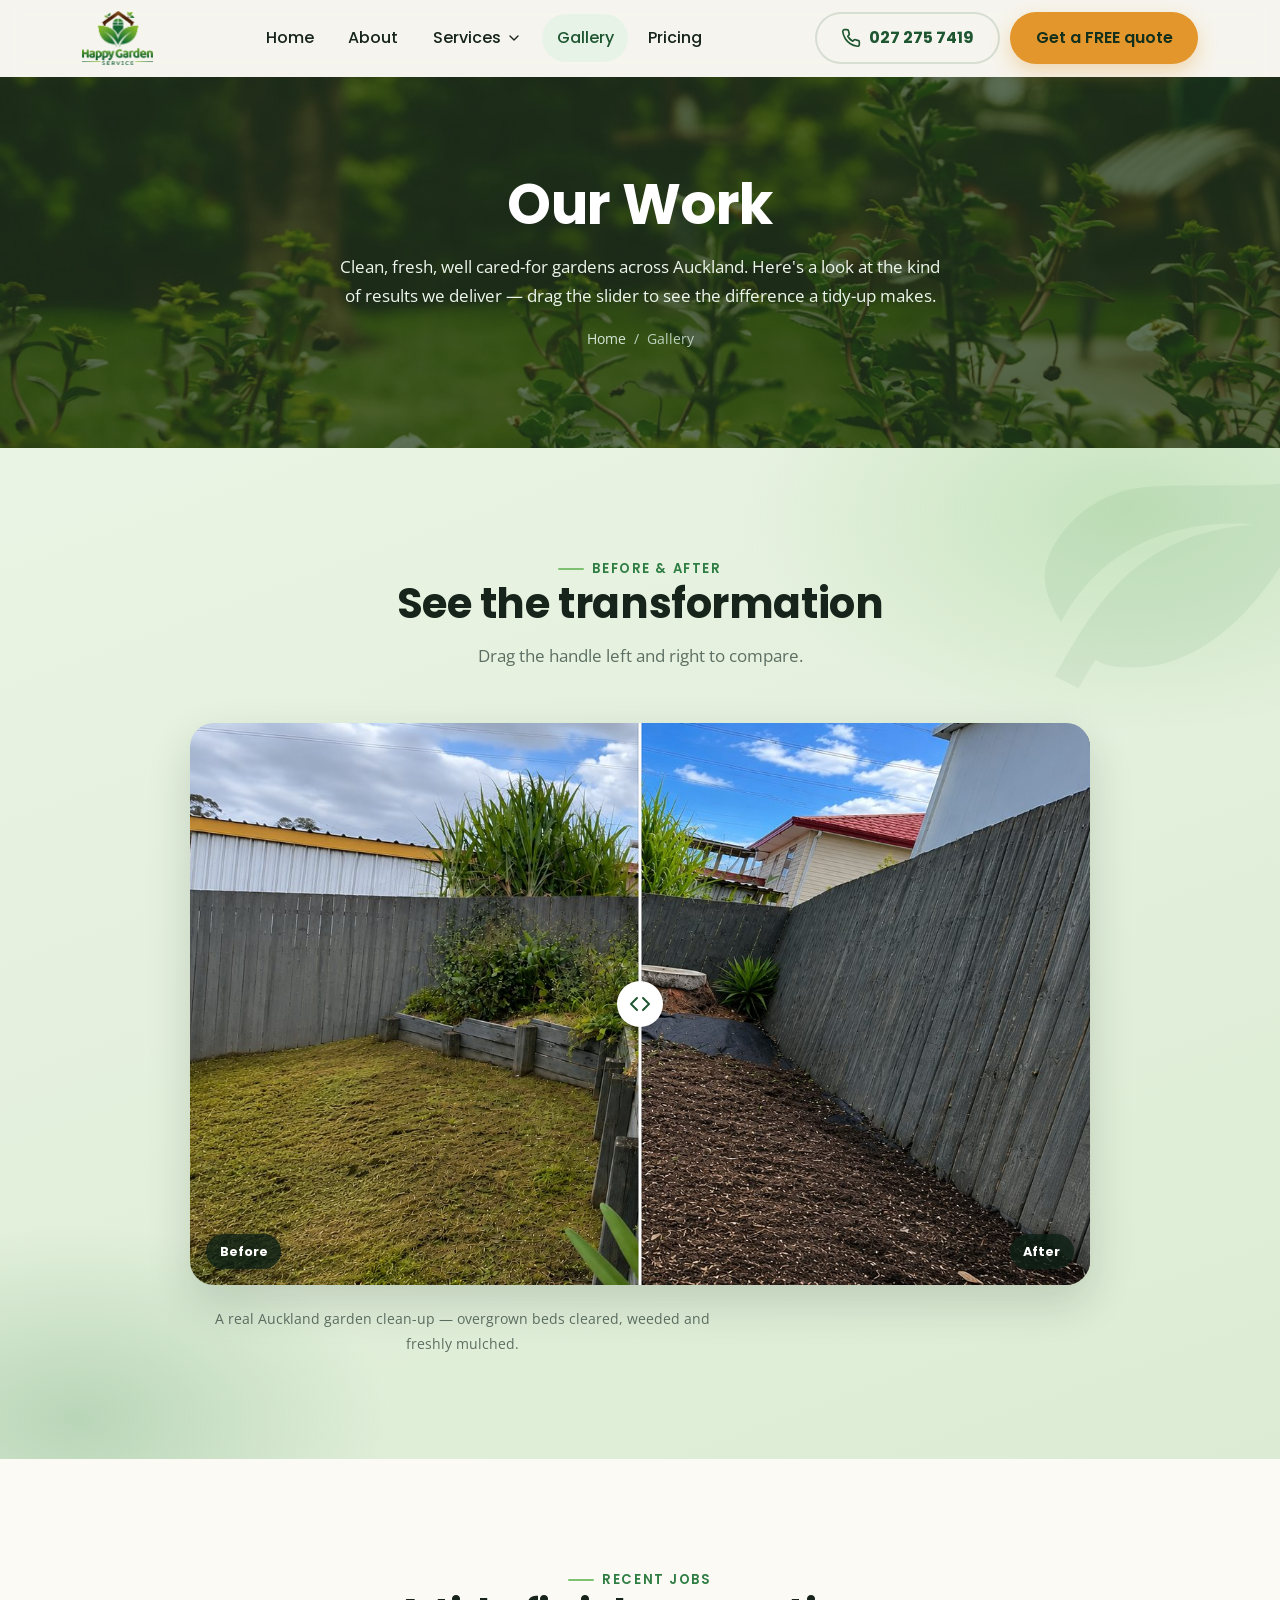
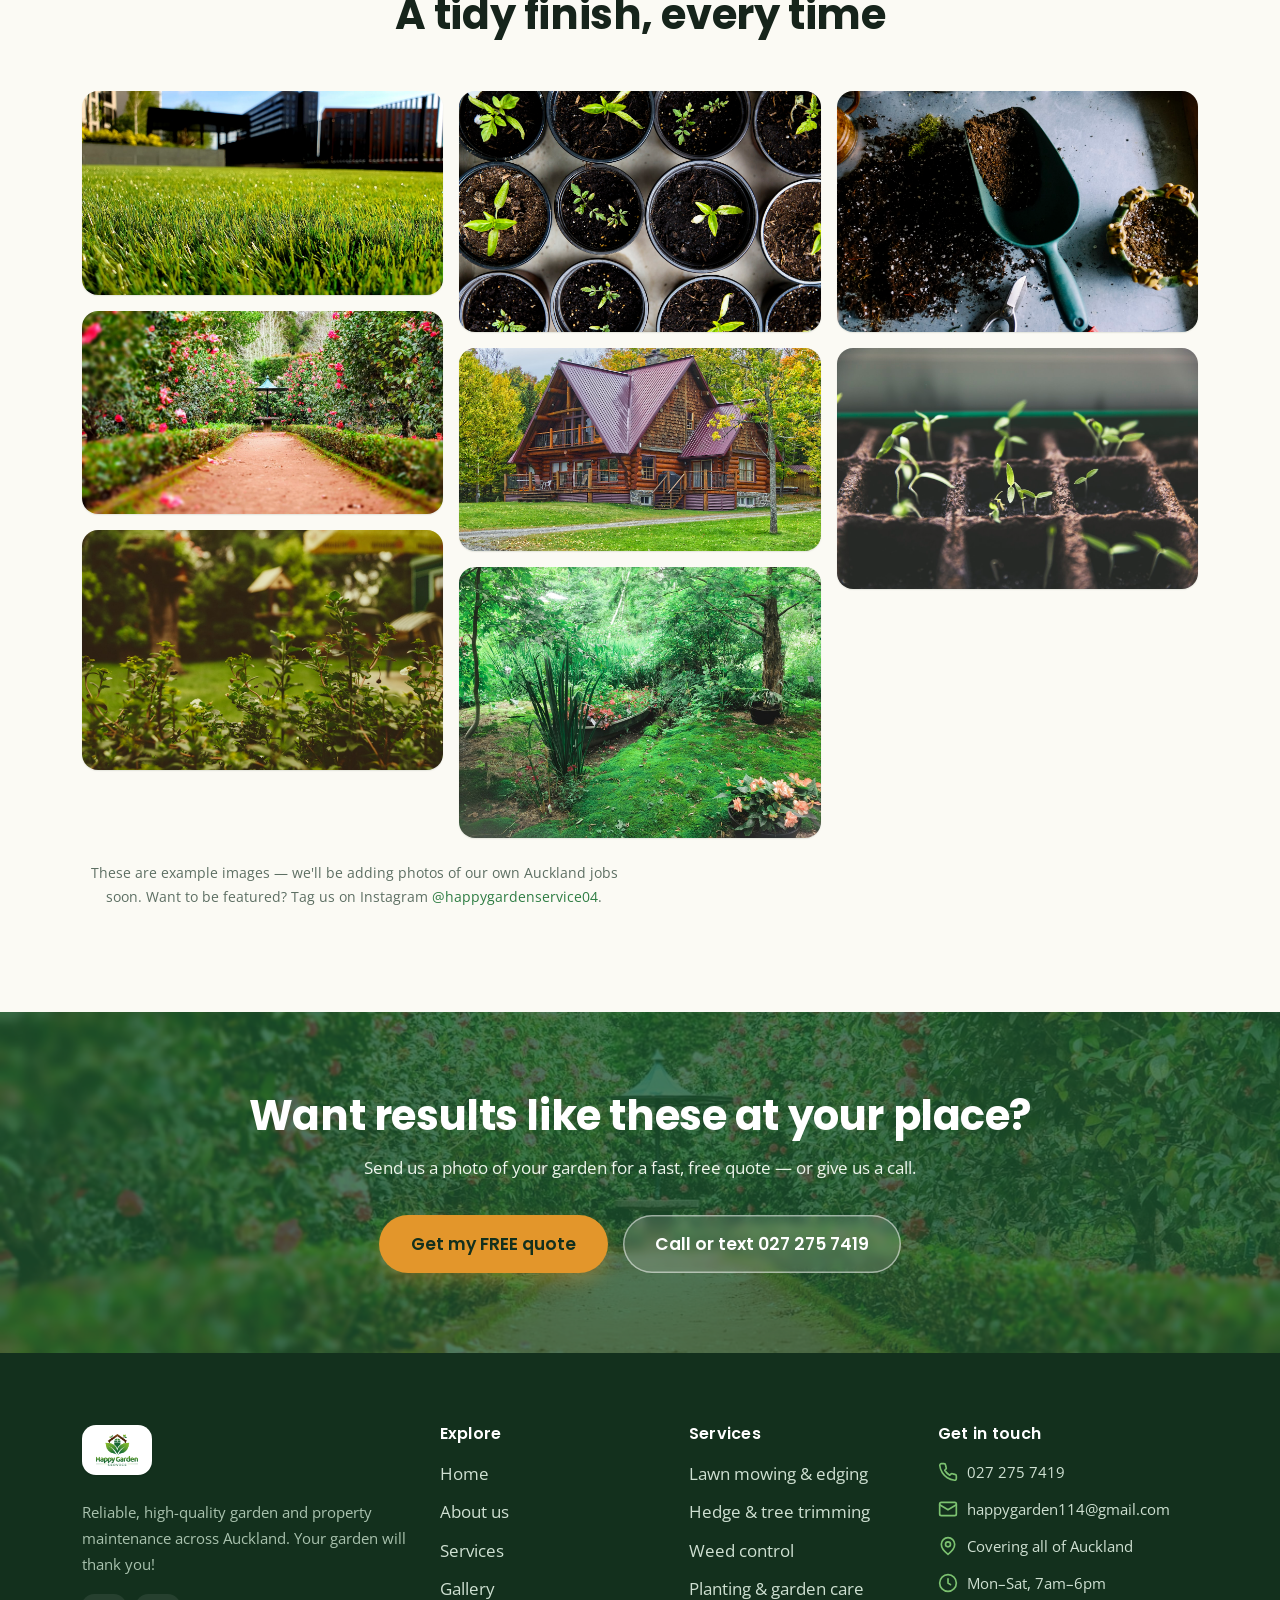
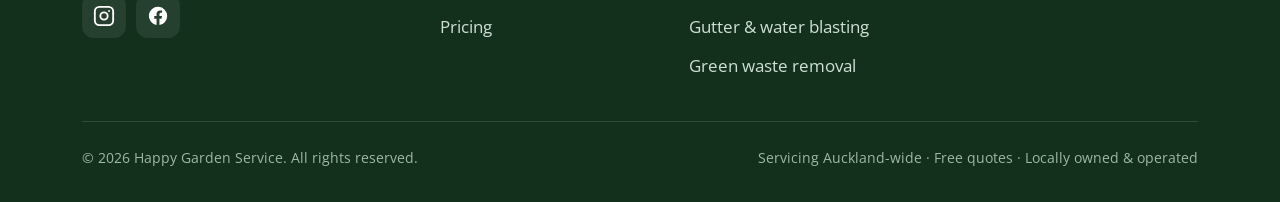
<file: portfolio.html>
<!DOCTYPE html>
<html lang="en-NZ">
<head>
  <meta charset="UTF-8" />
  <meta name="viewport" content="width=device-width, initial-scale=1" />
  <title>Gallery | Garden Transformations in Auckland | Happy Garden Service</title>
  <meta name="description" content="See the kind of clean, fresh results Happy Garden Service brings to lawns, hedges and gardens across Auckland. Before & after transformations and recent work." />
  <link rel="canonical" href="https://www.happygardenservice.co.nz/portfolio.html" />
  <meta name="theme-color" content="#1e5631" />
  <meta property="og:title" content="Gallery — Happy Garden Service Auckland" />
  <meta property="og:description" content="Garden and lawn transformations across Auckland." />
  <meta property="og:image" content="https://www.happygardenservice.co.nz/assets/images/lush-garden.jpg" />
  <link rel="icon" type="image/png" href="assets/favicon.png" />
  <link rel="preconnect" href="https://fonts.googleapis.com" />
  <link rel="preconnect" href="https://fonts.gstatic.com" crossorigin />
  <link rel="stylesheet" href="css/styles.css?v=4" />
</head>
<body>
  <a class="skip-link" href="#main">Skip to content</a>

  <header class="site-header">
    <div class="container nav">
      <a class="brand" href="index.html" aria-label="Happy Garden Service — Auckland, home">
        <img class="brand-logo" src="assets/logo.png" alt="Happy Garden Service" width="71" height="54" />
      </a>
      <nav aria-label="Primary">
        <ul class="nav-menu">
          <li><a class="nav-link" href="index.html">Home</a></li>
          <li><a class="nav-link" href="about.html">About</a></li>
          <li class="nav-item-dd">
            <button class="nav-link has-dropdown" aria-expanded="false" aria-haspopup="true">
              Services
              <svg class="chev" viewBox="0 0 24 24" fill="none" stroke="currentColor" stroke-width="2" stroke-linecap="round" stroke-linejoin="round"><path d="m6 9 6 6 6-6"/></svg>
            </button>
            <div class="dropdown" role="menu">
              <a href="services.html#lawn" role="menuitem"><svg viewBox="0 0 24 24" fill="none" stroke="currentColor" stroke-width="2" stroke-linecap="round" stroke-linejoin="round"><path d="M2 22s4-10 10-10 10 10 10 10"/><path d="M12 12V2"/></svg><span><span class="dd-t">Lawn Mowing & Edging</span><span class="dd-d">Crisp, even lawns every visit</span></span></a>
              <a href="services.html#hedge" role="menuitem"><svg viewBox="0 0 24 24" fill="none" stroke="currentColor" stroke-width="2" stroke-linecap="round" stroke-linejoin="round"><circle cx="6" cy="6" r="3"/><circle cx="6" cy="18" r="3"/><path d="M20 4 8.12 15.88M14.47 14.48 20 20M8.12 8.12 12 12"/></svg><span><span class="dd-t">Hedge & Tree Trimming</span><span class="dd-d">Neat shapes, tidy finish</span></span></a>
              <a href="services.html#weed" role="menuitem"><svg viewBox="0 0 24 24" fill="none" stroke="currentColor" stroke-width="2" stroke-linecap="round" stroke-linejoin="round"><path d="M9 11V6a3 3 0 0 1 6 0M5 11h14l-1 9a2 2 0 0 1-2 2H8a2 2 0 0 1-2-2z"/></svg><span><span class="dd-t">Weed Spraying & Control</span><span class="dd-d">Say goodbye to weeds</span></span></a>
              <a href="services.html#planting" role="menuitem"><svg viewBox="0 0 24 24" fill="none" stroke="currentColor" stroke-width="2" stroke-linecap="round" stroke-linejoin="round"><path d="M7 20h10M12 20V10M12 10C12 6 9 4 5 4c0 4 3 6 7 6M12 10c0-3 2-5 6-5 0 3-2 5-6 5"/></svg><span><span class="dd-t">Planting & Garden Care</span><span class="dd-d">Healthy, thriving gardens</span></span></a>
              <a href="services.html#blasting" role="menuitem"><svg viewBox="0 0 24 24" fill="none" stroke="currentColor" stroke-width="2" stroke-linecap="round" stroke-linejoin="round"><path d="M12 22a7 7 0 0 0 7-7c0-4-7-12-7-12S5 11 5 15a7 7 0 0 0 7 7z"/></svg><span><span class="dd-t">Gutter Clean & Water Blast</span><span class="dd-d">Sparkling paths & drives</span></span></a>
              <a href="services.html#waste" role="menuitem"><svg viewBox="0 0 24 24" fill="none" stroke="currentColor" stroke-width="2" stroke-linecap="round" stroke-linejoin="round"><path d="M10 17h4V5H2v12h3M20 17h2v-3.34a4 4 0 0 0-1.17-2.83L19 9h-5v8h1"/><circle cx="7.5" cy="17.5" r="2.5"/><circle cx="17.5" cy="17.5" r="2.5"/></svg><span><span class="dd-t">Green Waste Removal</span><span class="dd-d">We haul it all away</span></span></a>
              <a href="services.html" role="menuitem" style="background:var(--mint)"><svg viewBox="0 0 24 24" fill="none" stroke="currentColor" stroke-width="2" stroke-linecap="round" stroke-linejoin="round"><path d="M5 12h14M13 6l6 6-6 6"/></svg><span><span class="dd-t">View all services</span></span></a>
            </div>
          </li>
          <li><a class="nav-link" href="portfolio.html" aria-current="page">Gallery</a></li>
          <li><a class="nav-link" href="pricing.html">Pricing</a></li>
        </ul>
      </nav>
      <div class="nav-cta">
        <a class="btn btn-outline btn-call" href="tel:+64272757419">
          <svg viewBox="0 0 24 24" fill="none" stroke="currentColor" stroke-width="2" stroke-linecap="round" stroke-linejoin="round"><path d="M22 16.92v3a2 2 0 0 1-2.18 2 19.79 19.79 0 0 1-8.63-3.07 19.5 19.5 0 0 1-6-6 19.79 19.79 0 0 1-3.07-8.67A2 2 0 0 1 4.11 2h3a2 2 0 0 1 2 1.72c.13.96.36 1.9.7 2.81a2 2 0 0 1-.45 2.11L8.09 9.91a16 16 0 0 0 6 6l1.27-1.27a2 2 0 0 1 2.11-.45c.91.34 1.85.57 2.81.7A2 2 0 0 1 22 16.92z"/></svg>
          <span class="num">027 275 7419</span>
        </a>
        <a class="btn btn-primary" href="pricing.html#book">Get a FREE quote</a>
        <button class="nav-toggle" aria-label="Open menu" aria-expanded="false">
          <svg class="icon-open" viewBox="0 0 24 24" fill="none" stroke="currentColor" stroke-width="2" stroke-linecap="round" stroke-linejoin="round"><path d="M4 6h16M4 12h16M4 18h16"/></svg>
          <svg class="icon-close" viewBox="0 0 24 24" fill="none" stroke="currentColor" stroke-width="2" stroke-linecap="round" stroke-linejoin="round"><path d="M18 6 6 18M6 6l12 12"/></svg>
        </button>
      </div>
    </div>
  </header>

  <main id="main">
    <section class="page-hero">
      <img src="assets/images/backyard.jpg" alt="" aria-hidden="true" />
      <div class="container">
        <h1>Our Work</h1>
        <p>Clean, fresh, well cared-for gardens across Auckland. Here's a look at the kind of results we deliver — drag the slider to see the difference a tidy-up makes.</p>
        <nav class="breadcrumb" aria-label="Breadcrumb"><a href="index.html">Home</a> / <span>Gallery</span></nav>
      </div>
    </section>

    <!-- Before / After -->
    <section class="section section--leafy">
      <div class="container">
        <div class="section-head reveal">
          <span class="eyebrow">Before &amp; after</span>
          <h2>See the transformation</h2>
          <p>Drag the handle left and right to compare.</p>
        </div>
        <div class="reveal" style="max-width:900px;margin-inline:auto">
          <div class="ba">
            <div class="ba-frame">
              <img class="before" src="assets/images/ba-before.jpg" alt="An Auckland backyard garden bed overgrown with weeds before a clean-up" />
              <img class="after" src="assets/images/ba-after.jpg" alt="The same garden bed cleared, weeded and freshly mulched after a clean-up" />
              <span class="handle"></span>
              <span class="grip"><svg viewBox="0 0 24 24" fill="none" stroke="currentColor" stroke-width="2" stroke-linecap="round" stroke-linejoin="round"><path d="m9 18-6-6 6-6M15 6l6 6-6 6"/></svg></span>
              <input type="range" min="0" max="100" value="50" aria-label="Reveal before and after" />
            </div>
            <span class="tag before">Before</span>
            <span class="tag after">After</span>
          </div>
          <p class="price-note">A real Auckland garden clean-up — overgrown beds cleared, weeded and freshly mulched.</p>
        </div>
      </div>
    </section>

    <!-- Masonry gallery -->
    <section class="section section--tint">
      <div class="container">
        <div class="section-head reveal">
          <span class="eyebrow">Recent jobs</span>
          <h2>A tidy finish, every time</h2>
        </div>
        <div class="gallery reveal">
          <figure class="shot"><img src="assets/images/hero-lawn.jpg" alt="Freshly mown lush lawn" loading="lazy" /><figcaption class="cap">Lawn mowing &amp; edging</figcaption></figure>
          <figure class="shot"><img src="assets/images/garden-path.jpg" alt="Flowering garden path, neatly maintained" loading="lazy" /><figcaption class="cap">Garden care &amp; planting</figcaption></figure>
          <figure class="shot"><img src="assets/images/backyard.jpg" alt="Tidy backyard with healthy lawn and plants" loading="lazy" /><figcaption class="cap">Full property tidy-up</figcaption></figure>
          <figure class="shot"><img src="assets/images/seedlings.jpg" alt="Healthy seedlings ready to plant" loading="lazy" /><figcaption class="cap">Planting &amp; garden beds</figcaption></figure>
          <figure class="shot"><img src="assets/images/property-lawn.jpg" alt="Clean property with tidy lawn and driveway" loading="lazy" /><figcaption class="cap">Lawns &amp; water blasting</figcaption></figure>
          <figure class="shot"><img src="assets/images/lush-garden.jpg" alt="Lush, healthy green garden" loading="lazy" /><figcaption class="cap">Garden maintenance</figcaption></figure>
          <figure class="shot"><img src="assets/images/soil-tools.jpg" alt="Garden tools and fresh soil" loading="lazy" /><figcaption class="cap">Soil &amp; planting prep</figcaption></figure>
          <figure class="shot"><img src="assets/images/sprouts.jpg" alt="New sprouts growing in trays" loading="lazy" /><figcaption class="cap">New growth &amp; care</figcaption></figure>
        </div>
        <!-- NOTE TO OWNER: swap these for your own before/after photos.
             Drop your images into /assets/images and update the src + alt text. -->
        <p class="price-note reveal">These are example images — we'll be adding photos of our own Auckland jobs soon. Want to be featured? Tag us on Instagram <a href="https://www.instagram.com/happygardenservice04/" target="_blank" rel="noopener">@happygardenservice04</a>.</p>
      </div>
    </section>

    <section class="cta-band">
      <img class="bg" src="assets/images/garden-path.jpg" alt="" aria-hidden="true" loading="lazy" />
      <div class="container">
        <h2>Want results like these at your place?</h2>
        <p>Send us a photo of your garden for a fast, free quote — or give us a call.</p>
        <div class="hero-actions">
          <a class="btn btn-primary btn-lg" href="pricing.html#book">Get my FREE quote</a>
          <a class="btn btn-ghost-light btn-lg" href="tel:+64272757419">Call or text 027 275 7419</a>
        </div>
      </div>
    </section>
  </main>

  <footer class="site-footer">
    <div class="container">
      <div class="footer-grid">
        <div class="footer-brand">
          <a class="brand" href="index.html" aria-label="Happy Garden Service home">
            <img class="brand-logo" src="assets/logo.png" alt="Happy Garden Service" width="66" height="50" />
          </a>
          <p>Reliable, high-quality garden and property maintenance across Auckland. Your garden will thank you!</p>
          <div class="socials">
            <a href="https://www.instagram.com/happygardenservice04/" target="_blank" rel="noopener" aria-label="Happy Garden Service on Instagram"><svg viewBox="0 0 24 24" fill="none" stroke="currentColor" stroke-width="2" stroke-linecap="round" stroke-linejoin="round"><rect x="2" y="2" width="20" height="20" rx="5"/><circle cx="12" cy="12" r="4"/><circle cx="17.5" cy="6.5" r="1" fill="currentColor" stroke="none"/></svg></a>
            <a href="https://www.facebook.com/happygardenservice/" target="_blank" rel="noopener" aria-label="Happy Garden Service on Facebook"><svg viewBox="0 0 24 24" fill="currentColor"><path d="M22 12a10 10 0 1 0-11.56 9.88v-6.99H7.9V12h2.54V9.8c0-2.5 1.49-3.89 3.78-3.89 1.09 0 2.24.2 2.24.2v2.46h-1.26c-1.24 0-1.63.77-1.63 1.56V12h2.78l-.44 2.89h-2.34v6.99A10 10 0 0 0 22 12z"/></svg></a>
          </div>
        </div>
        <div><h4>Explore</h4><ul class="footer-links"><li><a href="index.html">Home</a></li><li><a href="about.html">About us</a></li><li><a href="services.html">Services</a></li><li><a href="portfolio.html">Gallery</a></li><li><a href="pricing.html">Pricing</a></li></ul></div>
        <div><h4>Services</h4><ul class="footer-links"><li><a href="services.html#lawn">Lawn mowing &amp; edging</a></li><li><a href="services.html#hedge">Hedge &amp; tree trimming</a></li><li><a href="services.html#weed">Weed control</a></li><li><a href="services.html#planting">Planting &amp; garden care</a></li><li><a href="services.html#blasting">Gutter &amp; water blasting</a></li><li><a href="services.html#waste">Green waste removal</a></li></ul></div>
        <div><h4>Get in touch</h4><ul class="footer-contact">
          <li><svg viewBox="0 0 24 24" fill="none" stroke="currentColor" stroke-width="2" stroke-linecap="round" stroke-linejoin="round"><path d="M22 16.92v3a2 2 0 0 1-2.18 2 19.79 19.79 0 0 1-8.63-3.07 19.5 19.5 0 0 1-6-6 19.79 19.79 0 0 1-3.07-8.67A2 2 0 0 1 4.11 2h3a2 2 0 0 1 2 1.72c.13.96.36 1.9.7 2.81a2 2 0 0 1-.45 2.11L8.09 9.91a16 16 0 0 0 6 6l1.27-1.27a2 2 0 0 1 2.11-.45c.91.34 1.85.57 2.81.7A2 2 0 0 1 22 16.92z"/></svg><a href="tel:+64272757419">027 275 7419</a></li>
          <li><svg viewBox="0 0 24 24" fill="none" stroke="currentColor" stroke-width="2" stroke-linecap="round" stroke-linejoin="round"><rect x="2" y="4" width="20" height="16" rx="2"/><path d="m22 7-10 6L2 7"/></svg><a href="mailto:happygarden114@gmail.com">happygarden114@gmail.com</a></li>
          <li><svg viewBox="0 0 24 24" fill="none" stroke="currentColor" stroke-width="2" stroke-linecap="round" stroke-linejoin="round"><path d="M20 10c0 6-8 12-8 12s-8-6-8-12a8 8 0 0 1 16 0z"/><circle cx="12" cy="10" r="3"/></svg> Covering all of Auckland</li>
          <li><svg viewBox="0 0 24 24" fill="none" stroke="currentColor" stroke-width="2" stroke-linecap="round" stroke-linejoin="round"><circle cx="12" cy="12" r="10"/><path d="M12 7v5l3 2"/></svg> Mon–Sat, 7am–6pm</li>
        </ul></div>
      </div>
      <div class="footer-bottom">
        <span>© <span data-year>2026</span> Happy Garden Service. All rights reserved.</span>
        <span>Servicing Auckland-wide · Free quotes · Locally owned &amp; operated</span>
      </div>
    </div>
  </footer>

  <script src="js/main.js?v=4" defer></script>
</body>
</html>
</file>
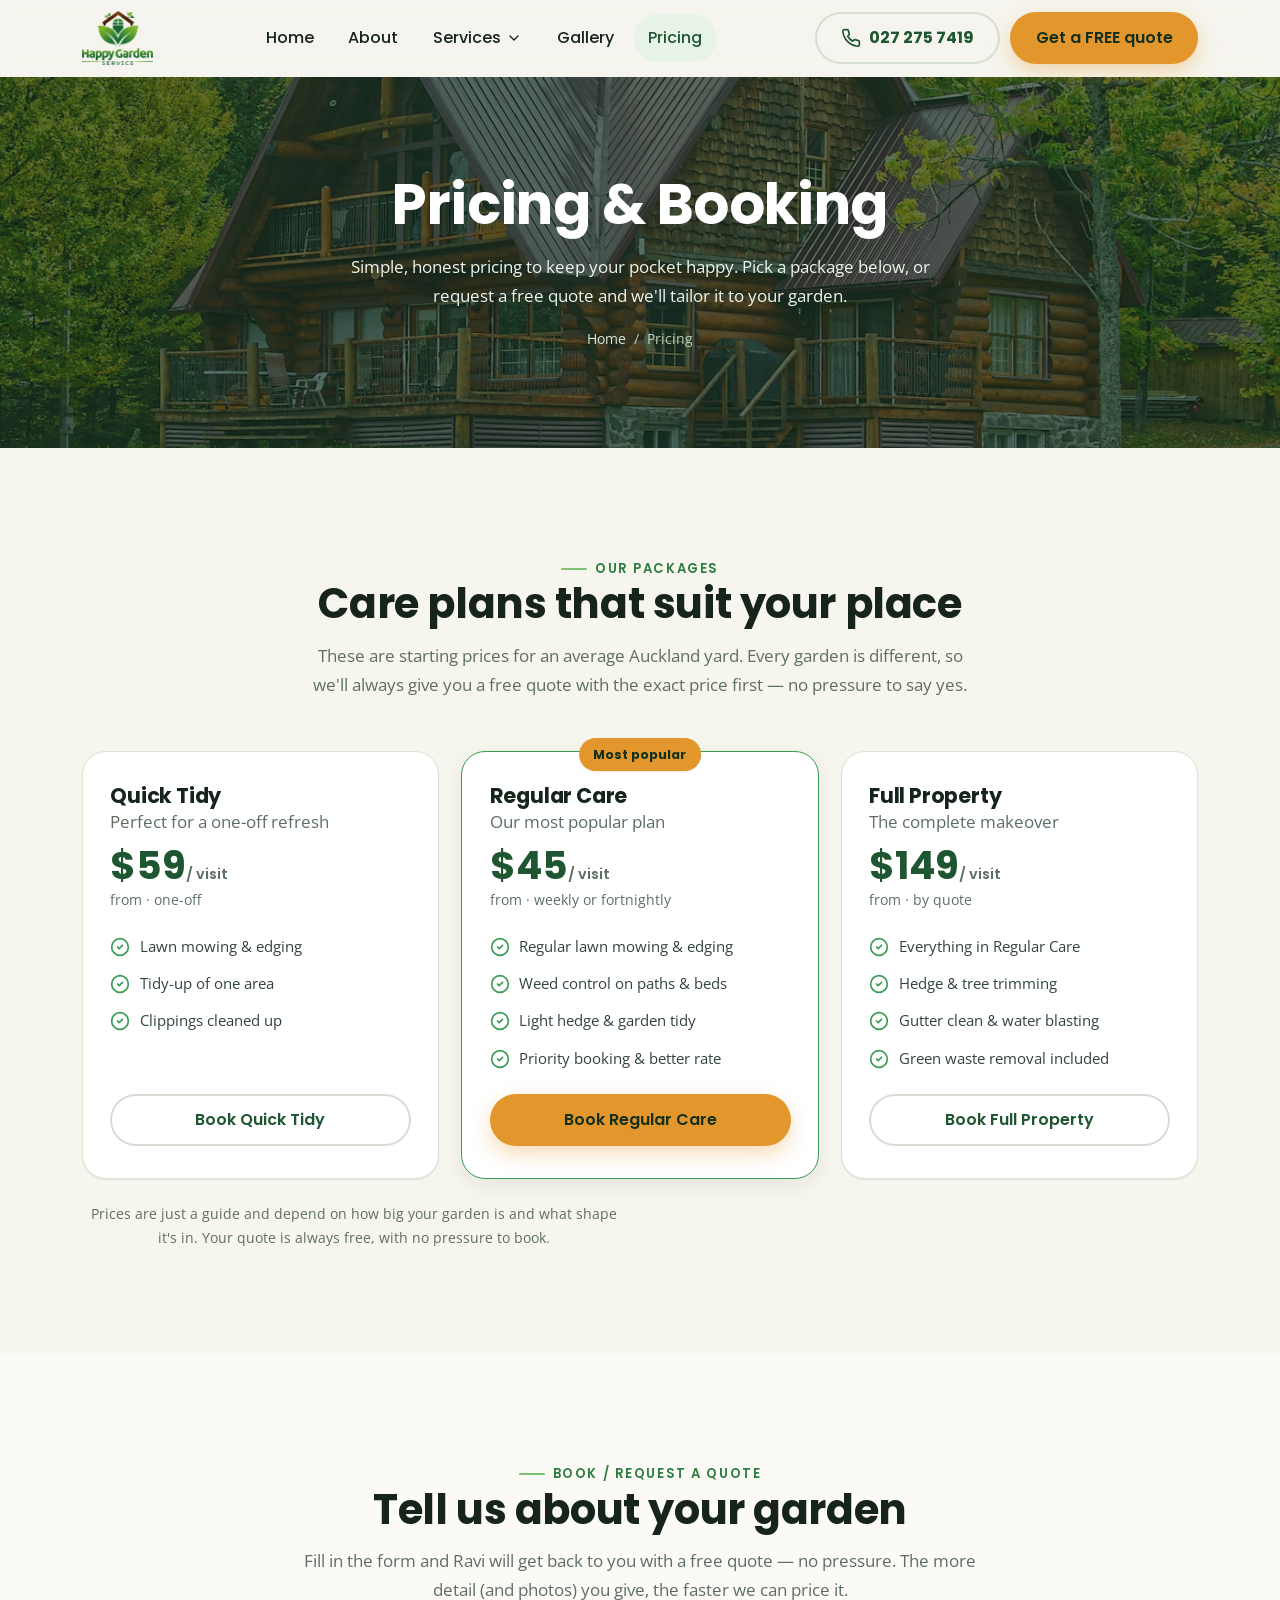
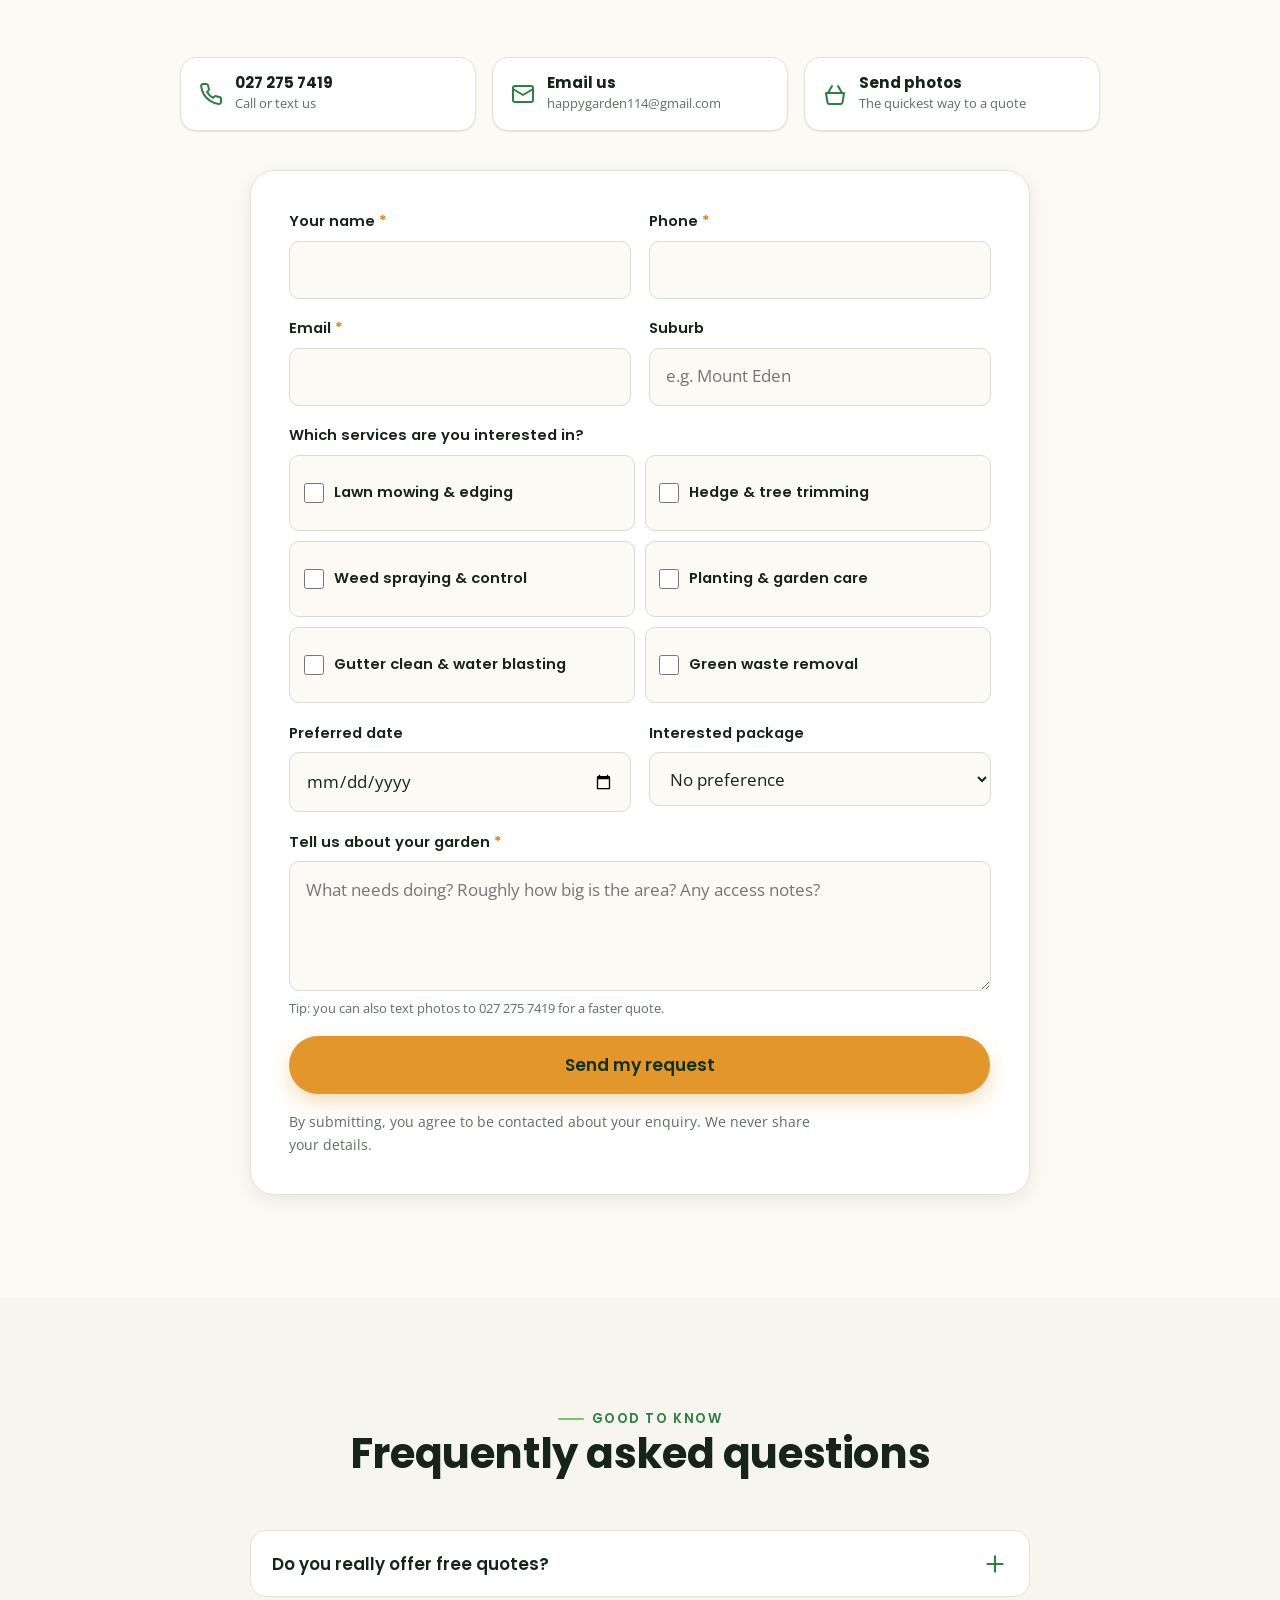
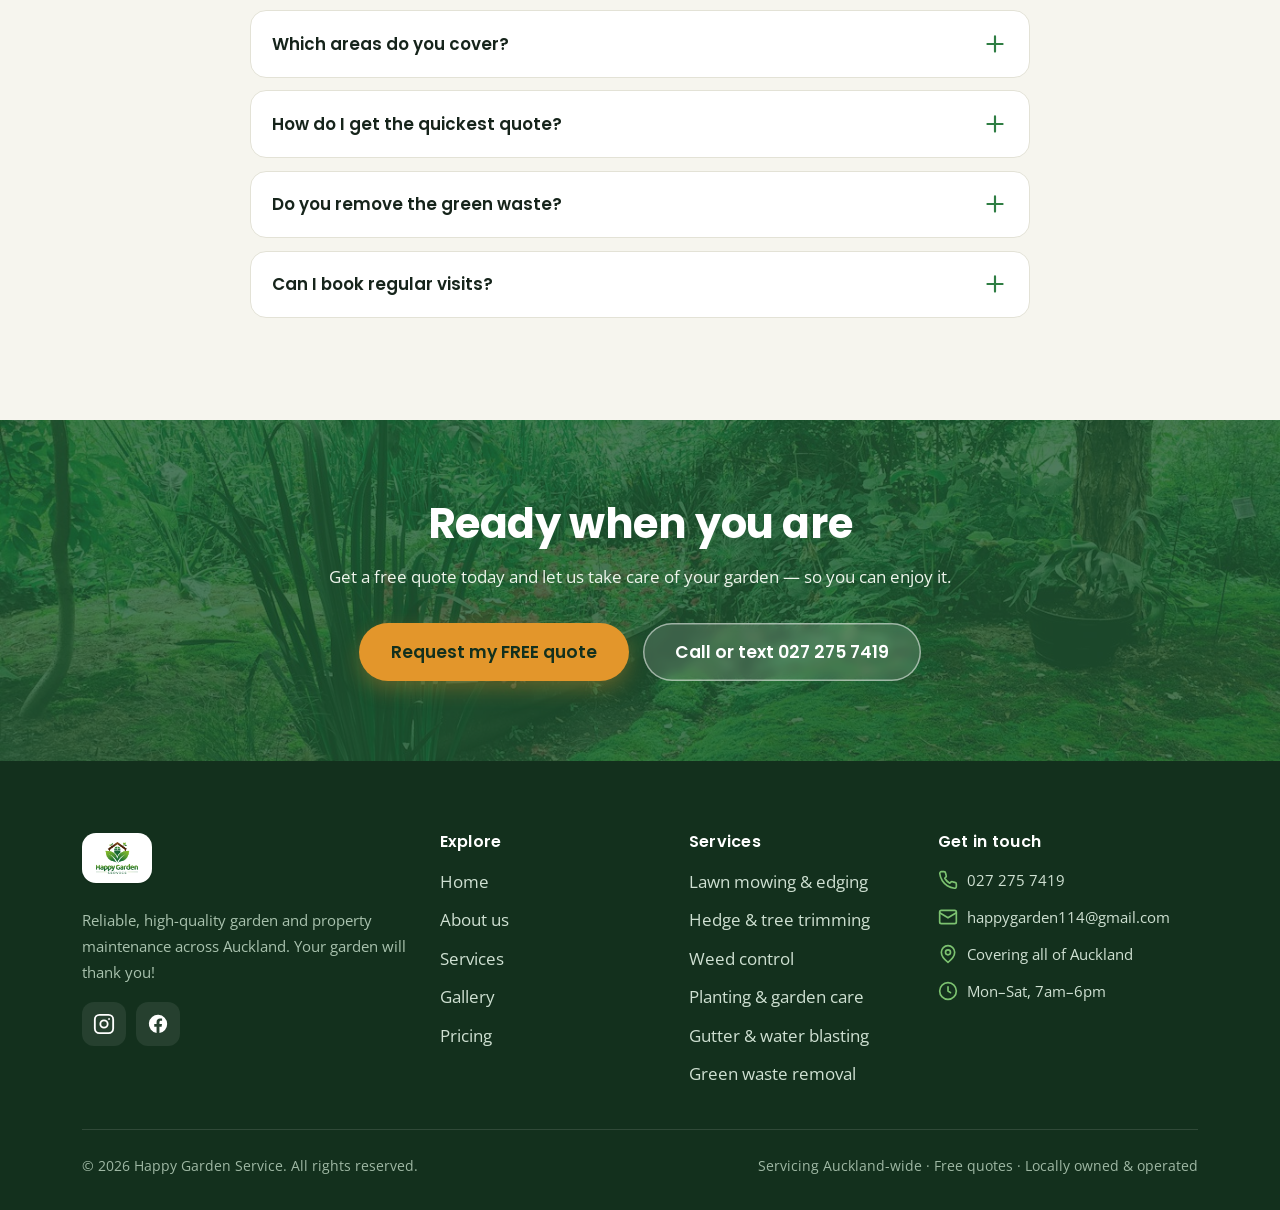
<file: pricing.html>
<!DOCTYPE html>
<html lang="en-NZ">
<head>
  <meta charset="UTF-8" />
  <meta name="viewport" content="width=device-width, initial-scale=1" />
  <title>Pricing & Book a Service | Happy Garden Service Auckland</title>
  <meta name="description" content="Simple, affordable garden care pricing in Auckland. Choose a package and book online, or request a FREE quote. Lawn mowing, hedges, weed control & more." />
  <link rel="canonical" href="https://www.happygardenservice.co.nz/pricing.html" />
  <meta name="theme-color" content="#1e5631" />
  <meta property="og:title" content="Pricing & Booking — Happy Garden Service Auckland" />
  <meta property="og:description" content="Affordable garden care pricing and online booking across Auckland. Get a FREE quote." />
  <meta property="og:image" content="https://www.happygardenservice.co.nz/assets/images/hero-lawn.jpg" />
  <link rel="icon" type="image/png" href="assets/favicon.png" />
  <link rel="preconnect" href="https://fonts.googleapis.com" />
  <link rel="preconnect" href="https://fonts.gstatic.com" crossorigin />
  <link rel="stylesheet" href="css/styles.css?v=4" />
</head>
<body>
  <a class="skip-link" href="#main">Skip to content</a>

  <header class="site-header">
    <div class="container nav">
      <a class="brand" href="index.html" aria-label="Happy Garden Service — Auckland, home">
        <img class="brand-logo" src="assets/logo.png" alt="Happy Garden Service" width="71" height="54" />
      </a>
      <nav aria-label="Primary">
        <ul class="nav-menu">
          <li><a class="nav-link" href="index.html">Home</a></li>
          <li><a class="nav-link" href="about.html">About</a></li>
          <li class="nav-item-dd">
            <button class="nav-link has-dropdown" aria-expanded="false" aria-haspopup="true">
              Services
              <svg class="chev" viewBox="0 0 24 24" fill="none" stroke="currentColor" stroke-width="2" stroke-linecap="round" stroke-linejoin="round"><path d="m6 9 6 6 6-6"/></svg>
            </button>
            <div class="dropdown" role="menu">
              <a href="services.html#lawn" role="menuitem"><svg viewBox="0 0 24 24" fill="none" stroke="currentColor" stroke-width="2" stroke-linecap="round" stroke-linejoin="round"><path d="M2 22s4-10 10-10 10 10 10 10"/><path d="M12 12V2"/></svg><span><span class="dd-t">Lawn Mowing & Edging</span><span class="dd-d">Crisp, even lawns every visit</span></span></a>
              <a href="services.html#hedge" role="menuitem"><svg viewBox="0 0 24 24" fill="none" stroke="currentColor" stroke-width="2" stroke-linecap="round" stroke-linejoin="round"><circle cx="6" cy="6" r="3"/><circle cx="6" cy="18" r="3"/><path d="M20 4 8.12 15.88M14.47 14.48 20 20M8.12 8.12 12 12"/></svg><span><span class="dd-t">Hedge & Tree Trimming</span><span class="dd-d">Neat shapes, tidy finish</span></span></a>
              <a href="services.html#weed" role="menuitem"><svg viewBox="0 0 24 24" fill="none" stroke="currentColor" stroke-width="2" stroke-linecap="round" stroke-linejoin="round"><path d="M9 11V6a3 3 0 0 1 6 0M5 11h14l-1 9a2 2 0 0 1-2 2H8a2 2 0 0 1-2-2z"/></svg><span><span class="dd-t">Weed Spraying & Control</span><span class="dd-d">Say goodbye to weeds</span></span></a>
              <a href="services.html#planting" role="menuitem"><svg viewBox="0 0 24 24" fill="none" stroke="currentColor" stroke-width="2" stroke-linecap="round" stroke-linejoin="round"><path d="M7 20h10M12 20V10M12 10C12 6 9 4 5 4c0 4 3 6 7 6M12 10c0-3 2-5 6-5 0 3-2 5-6 5"/></svg><span><span class="dd-t">Planting & Garden Care</span><span class="dd-d">Healthy, thriving gardens</span></span></a>
              <a href="services.html#blasting" role="menuitem"><svg viewBox="0 0 24 24" fill="none" stroke="currentColor" stroke-width="2" stroke-linecap="round" stroke-linejoin="round"><path d="M12 22a7 7 0 0 0 7-7c0-4-7-12-7-12S5 11 5 15a7 7 0 0 0 7 7z"/></svg><span><span class="dd-t">Gutter Clean & Water Blast</span><span class="dd-d">Sparkling paths & drives</span></span></a>
              <a href="services.html#waste" role="menuitem"><svg viewBox="0 0 24 24" fill="none" stroke="currentColor" stroke-width="2" stroke-linecap="round" stroke-linejoin="round"><path d="M10 17h4V5H2v12h3M20 17h2v-3.34a4 4 0 0 0-1.17-2.83L19 9h-5v8h1"/><circle cx="7.5" cy="17.5" r="2.5"/><circle cx="17.5" cy="17.5" r="2.5"/></svg><span><span class="dd-t">Green Waste Removal</span><span class="dd-d">We haul it all away</span></span></a>
              <a href="services.html" role="menuitem" style="background:var(--mint)"><svg viewBox="0 0 24 24" fill="none" stroke="currentColor" stroke-width="2" stroke-linecap="round" stroke-linejoin="round"><path d="M5 12h14M13 6l6 6-6 6"/></svg><span><span class="dd-t">View all services</span></span></a>
            </div>
          </li>
          <li><a class="nav-link" href="portfolio.html">Gallery</a></li>
          <li><a class="nav-link" href="pricing.html" aria-current="page">Pricing</a></li>
        </ul>
      </nav>
      <div class="nav-cta">
        <a class="btn btn-outline btn-call" href="tel:+64272757419">
          <svg viewBox="0 0 24 24" fill="none" stroke="currentColor" stroke-width="2" stroke-linecap="round" stroke-linejoin="round"><path d="M22 16.92v3a2 2 0 0 1-2.18 2 19.79 19.79 0 0 1-8.63-3.07 19.5 19.5 0 0 1-6-6 19.79 19.79 0 0 1-3.07-8.67A2 2 0 0 1 4.11 2h3a2 2 0 0 1 2 1.72c.13.96.36 1.9.7 2.81a2 2 0 0 1-.45 2.11L8.09 9.91a16 16 0 0 0 6 6l1.27-1.27a2 2 0 0 1 2.11-.45c.91.34 1.85.57 2.81.7A2 2 0 0 1 22 16.92z"/></svg>
          <span class="num">027 275 7419</span>
        </a>
        <a class="btn btn-primary" href="#book">Get a FREE quote</a>
        <button class="nav-toggle" aria-label="Open menu" aria-expanded="false">
          <svg class="icon-open" viewBox="0 0 24 24" fill="none" stroke="currentColor" stroke-width="2" stroke-linecap="round" stroke-linejoin="round"><path d="M4 6h16M4 12h16M4 18h16"/></svg>
          <svg class="icon-close" viewBox="0 0 24 24" fill="none" stroke="currentColor" stroke-width="2" stroke-linecap="round" stroke-linejoin="round"><path d="M18 6 6 18M6 6l12 12"/></svg>
        </button>
      </div>
    </div>
  </header>

  <main id="main">
    <section class="page-hero">
      <img src="assets/images/property-lawn.jpg" alt="" aria-hidden="true" />
      <div class="container">
        <h1>Pricing &amp; Booking</h1>
        <p>Simple, honest pricing to keep your pocket happy. Pick a package below, or request a free quote and we'll tailor it to your garden.</p>
        <nav class="breadcrumb" aria-label="Breadcrumb"><a href="index.html">Home</a> / <span>Pricing</span></nav>
      </div>
    </section>

    <!-- Pricing -->
    <section class="section">
      <div class="container">
        <div class="section-head reveal">
          <span class="eyebrow">Our packages</span>
          <h2>Care plans that suit your place</h2>
          <p>These are starting prices for an average Auckland yard. Every garden is different, so we'll always give you a free quote with the exact price first — no pressure to say yes.</p>
        </div>

        <div class="pricing">
          <div class="price-card reveal">
            <h3>Quick Tidy</h3>
            <p class="muted">Perfect for a one-off refresh</p>
            <div class="price">$59<small>/ visit</small></div>
            <span class="from">from · one-off</span>
            <ul>
              <li><svg viewBox="0 0 24 24" fill="none" stroke="currentColor" stroke-width="2" stroke-linecap="round" stroke-linejoin="round"><path d="m9 12 2 2 4-4"/><circle cx="12" cy="12" r="10"/></svg> Lawn mowing &amp; edging</li>
              <li><svg viewBox="0 0 24 24" fill="none" stroke="currentColor" stroke-width="2" stroke-linecap="round" stroke-linejoin="round"><path d="m9 12 2 2 4-4"/><circle cx="12" cy="12" r="10"/></svg> Tidy-up of one area</li>
              <li><svg viewBox="0 0 24 24" fill="none" stroke="currentColor" stroke-width="2" stroke-linecap="round" stroke-linejoin="round"><path d="m9 12 2 2 4-4"/><circle cx="12" cy="12" r="10"/></svg> Clippings cleaned up</li>
            </ul>
            <a class="btn btn-outline btn-block" href="#book">Book Quick Tidy</a>
          </div>

          <div class="price-card featured reveal d1">
            <h3>Regular Care</h3>
            <p class="muted">Our most popular plan</p>
            <div class="price">$45<small>/ visit</small></div>
            <span class="from">from · weekly or fortnightly</span>
            <ul>
              <li><svg viewBox="0 0 24 24" fill="none" stroke="currentColor" stroke-width="2" stroke-linecap="round" stroke-linejoin="round"><path d="m9 12 2 2 4-4"/><circle cx="12" cy="12" r="10"/></svg> Regular lawn mowing &amp; edging</li>
              <li><svg viewBox="0 0 24 24" fill="none" stroke="currentColor" stroke-width="2" stroke-linecap="round" stroke-linejoin="round"><path d="m9 12 2 2 4-4"/><circle cx="12" cy="12" r="10"/></svg> Weed control on paths &amp; beds</li>
              <li><svg viewBox="0 0 24 24" fill="none" stroke="currentColor" stroke-width="2" stroke-linecap="round" stroke-linejoin="round"><path d="m9 12 2 2 4-4"/><circle cx="12" cy="12" r="10"/></svg> Light hedge &amp; garden tidy</li>
              <li><svg viewBox="0 0 24 24" fill="none" stroke="currentColor" stroke-width="2" stroke-linecap="round" stroke-linejoin="round"><path d="m9 12 2 2 4-4"/><circle cx="12" cy="12" r="10"/></svg> Priority booking &amp; better rate</li>
            </ul>
            <a class="btn btn-primary btn-block" href="#book">Book Regular Care</a>
          </div>

          <div class="price-card reveal d2">
            <h3>Full Property</h3>
            <p class="muted">The complete makeover</p>
            <div class="price">$149<small>/ visit</small></div>
            <span class="from">from · by quote</span>
            <ul>
              <li><svg viewBox="0 0 24 24" fill="none" stroke="currentColor" stroke-width="2" stroke-linecap="round" stroke-linejoin="round"><path d="m9 12 2 2 4-4"/><circle cx="12" cy="12" r="10"/></svg> Everything in Regular Care</li>
              <li><svg viewBox="0 0 24 24" fill="none" stroke="currentColor" stroke-width="2" stroke-linecap="round" stroke-linejoin="round"><path d="m9 12 2 2 4-4"/><circle cx="12" cy="12" r="10"/></svg> Hedge &amp; tree trimming</li>
              <li><svg viewBox="0 0 24 24" fill="none" stroke="currentColor" stroke-width="2" stroke-linecap="round" stroke-linejoin="round"><path d="m9 12 2 2 4-4"/><circle cx="12" cy="12" r="10"/></svg> Gutter clean &amp; water blasting</li>
              <li><svg viewBox="0 0 24 24" fill="none" stroke="currentColor" stroke-width="2" stroke-linecap="round" stroke-linejoin="round"><path d="m9 12 2 2 4-4"/><circle cx="12" cy="12" r="10"/></svg> Green waste removal included</li>
            </ul>
            <a class="btn btn-outline btn-block" href="#book">Book Full Property</a>
          </div>
        </div>
        <p class="price-note">Prices are just a guide and depend on how big your garden is and what shape it's in. Your quote is always free, with no pressure to book.</p>
      </div>
    </section>

    <!-- Booking form -->
    <section class="section section--tint" id="book">
      <div class="container">
        <div class="section-head reveal">
          <span class="eyebrow">Book / request a quote</span>
          <h2>Tell us about your garden</h2>
          <p>Fill in the form and Ravi will get back to you with a free quote — no pressure. The more detail (and photos) you give, the faster we can price it.</p>
        </div>

        <div class="booking-contact reveal">
          <div class="bc">
            <svg viewBox="0 0 24 24" fill="none" stroke="currentColor" stroke-width="2" stroke-linecap="round" stroke-linejoin="round"><path d="M22 16.92v3a2 2 0 0 1-2.18 2 19.79 19.79 0 0 1-8.63-3.07 19.5 19.5 0 0 1-6-6 19.79 19.79 0 0 1-3.07-8.67A2 2 0 0 1 4.11 2h3a2 2 0 0 1 2 1.72c.13.96.36 1.9.7 2.81a2 2 0 0 1-.45 2.11L8.09 9.91a16 16 0 0 0 6 6l1.27-1.27a2 2 0 0 1 2.11-.45c.91.34 1.85.57 2.81.7A2 2 0 0 1 22 16.92z"/></svg>
            <span><span class="bc-t"><a href="tel:+64272757419">027 275 7419</a></span><span class="bc-d">Call or text us</span></span>
          </div>
          <div class="bc">
            <svg viewBox="0 0 24 24" fill="none" stroke="currentColor" stroke-width="2" stroke-linecap="round" stroke-linejoin="round"><rect x="2" y="4" width="20" height="16" rx="2"/><path d="m22 7-10 6L2 7"/></svg>
            <span><span class="bc-t"><a href="mailto:happygarden114@gmail.com">Email us</a></span><span class="bc-d">happygarden114@gmail.com</span></span>
          </div>
          <div class="bc">
            <svg viewBox="0 0 24 24" fill="none" stroke="currentColor" stroke-width="2" stroke-linecap="round" stroke-linejoin="round"><path d="m5 11 4-7M19 11l-4-7M3 11h18l-1.5 9.5a2 2 0 0 1-2 1.5h-11a2 2 0 0 1-2-1.5z"/></svg>
            <span><span class="bc-t">Send photos</span><span class="bc-d">The quickest way to a quote</span></span>
          </div>
        </div>

        <div class="form-card booking-card reveal">
          <!-- ▼▼ ACTIVATE THE FORM: paste your free Web3Forms access key below ▼▼
               Get one in 60 seconds at https://web3forms.com (use happygarden114@gmail.com).
               Replace PASTE-YOUR-WEB3FORMS-ACCESS-KEY-HERE with the key.
               Until then, the form falls back to opening the visitor's email app. -->
          <form id="booking-form" data-access-key="PASTE-YOUR-WEB3FORMS-ACCESS-KEY-HERE" novalidate>
              <div class="form-grid">
                <div class="field">
                  <label for="name">Your name <span class="req">*</span></label>
                  <input id="name" name="name" type="text" autocomplete="name" required />
                  <span class="err">Please enter your name.</span>
                </div>
                <div class="field">
                  <label for="phone">Phone <span class="req">*</span></label>
                  <input id="phone" name="phone" type="tel" autocomplete="tel" inputmode="tel" required />
                  <span class="err">Please enter a contact number.</span>
                </div>
                <div class="field">
                  <label for="email">Email <span class="req">*</span></label>
                  <input id="email" name="email" type="email" autocomplete="email" required />
                  <span class="err">Please enter a valid email.</span>
                </div>
                <div class="field">
                  <label for="suburb">Suburb</label>
                  <input id="suburb" name="suburb" type="text" placeholder="e.g. Mount Eden" autocomplete="address-level2" />
                </div>

                <div class="field full">
                  <label>Which services are you interested in?</label>
                  <div class="choice-grid">
                    <label class="choice"><input type="checkbox" name="services" value="Lawn Mowing & Edging" /> Lawn mowing &amp; edging</label>
                    <label class="choice"><input type="checkbox" name="services" value="Hedge Trimming & Tree Cutting" /> Hedge &amp; tree trimming</label>
                    <label class="choice"><input type="checkbox" name="services" value="Weed Spraying & Control" /> Weed spraying &amp; control</label>
                    <label class="choice"><input type="checkbox" name="services" value="Planting & Garden Care" /> Planting &amp; garden care</label>
                    <label class="choice"><input type="checkbox" name="services" value="Gutter Cleaning & Water Blasting" /> Gutter clean &amp; water blasting</label>
                    <label class="choice"><input type="checkbox" name="services" value="Green Waste Removal" /> Green waste removal</label>
                  </div>
                </div>

                <div class="field">
                  <label for="date">Preferred date</label>
                  <input id="date" name="date" type="date" />
                </div>
                <div class="field">
                  <label for="plan">Interested package</label>
                  <select id="plan" name="plan">
                    <option value="">No preference</option>
                    <option>Quick Tidy</option>
                    <option>Regular Care</option>
                    <option>Full Property</option>
                  </select>
                </div>

                <div class="field full">
                  <label for="message">Tell us about your garden <span class="req">*</span></label>
                  <textarea id="message" name="message" placeholder="What needs doing? Roughly how big is the area? Any access notes?" required></textarea>
                  <span class="err">Please tell us a little about the job.</span>
                  <span class="hint">Tip: you can also text photos to 027 275 7419 for a faster quote.</span>
                </div>
              </div>

              <button class="btn btn-primary btn-lg btn-block mt-2" type="submit">Send my request</button>
              <p class="form-note">By submitting, you agree to be contacted about your enquiry. We never share your details.</p>
              <div class="form-status" role="status" aria-live="polite"></div>
            </form>
          </div>
      </div>
    </section>

    <!-- FAQ -->
    <section class="section">
      <div class="container">
        <div class="section-head reveal">
          <span class="eyebrow">Good to know</span>
          <h2>Frequently asked questions</h2>
        </div>
        <div class="faq reveal">
          <div class="faq-item">
            <button class="faq-q" aria-expanded="false"><span>Do you really offer free quotes?</span><svg class="pm" viewBox="0 0 24 24" fill="none" stroke="currentColor" stroke-width="2" stroke-linecap="round" stroke-linejoin="round"><path d="M12 5v14M5 12h14"/></svg></button>
            <div class="faq-a"><div class="faq-a-inner">Yes — every quote is completely free, with no pressure to book. Call, text or send a photo and we'll give you an honest price.</div></div>
          </div>
          <div class="faq-item">
            <button class="faq-q" aria-expanded="false"><span>Which areas do you cover?</span><svg class="pm" viewBox="0 0 24 24" fill="none" stroke="currentColor" stroke-width="2" stroke-linecap="round" stroke-linejoin="round"><path d="M12 5v14M5 12h14"/></svg></button>
            <div class="faq-a"><div class="faq-a-inner">We cover all of Auckland — both homes and businesses. If you're a bit further out, just ask and we'll let you know.</div></div>
          </div>
          <div class="faq-item">
            <button class="faq-q" aria-expanded="false"><span>How do I get the quickest quote?</span><svg class="pm" viewBox="0 0 24 24" fill="none" stroke="currentColor" stroke-width="2" stroke-linecap="round" stroke-linejoin="round"><path d="M12 5v14M5 12h14"/></svg></button>
            <div class="faq-a"><div class="faq-a-inner">Send a few photos of your garden to 027 275 7419 (call or text) or attach details in the form above. Photos let us price the job fast.</div></div>
          </div>
          <div class="faq-item">
            <button class="faq-q" aria-expanded="false"><span>Do you remove the green waste?</span><svg class="pm" viewBox="0 0 24 24" fill="none" stroke="currentColor" stroke-width="2" stroke-linecap="round" stroke-linejoin="round"><path d="M12 5v14M5 12h14"/></svg></button>
            <div class="faq-a"><div class="faq-a-inner">Absolutely. We clear away all clippings, prunings and garden waste so your property is left completely tidy.</div></div>
          </div>
          <div class="faq-item">
            <button class="faq-q" aria-expanded="false"><span>Can I book regular visits?</span><svg class="pm" viewBox="0 0 24 24" fill="none" stroke="currentColor" stroke-width="2" stroke-linecap="round" stroke-linejoin="round"><path d="M12 5v14M5 12h14"/></svg></button>
            <div class="faq-a"><div class="faq-a-inner">Yes — weekly or fortnightly lawn and garden care is our most popular option, and it comes with a better rate and priority booking.</div></div>
          </div>
        </div>
      </div>
    </section>

    <section class="cta-band">
      <img class="bg" src="assets/images/lush-garden.jpg" alt="" aria-hidden="true" loading="lazy" />
      <div class="container">
        <h2>Ready when you are</h2>
        <p>Get a free quote today and let us take care of your garden — so you can enjoy it.</p>
        <div class="hero-actions">
          <a class="btn btn-primary btn-lg" href="#book">Request my FREE quote</a>
          <a class="btn btn-ghost-light btn-lg" href="tel:+64272757419">Call or text 027 275 7419</a>
        </div>
      </div>
    </section>
  </main>

  <footer class="site-footer">
    <div class="container">
      <div class="footer-grid">
        <div class="footer-brand">
          <a class="brand" href="index.html" aria-label="Happy Garden Service home">
            <img class="brand-logo" src="assets/logo.png" alt="Happy Garden Service" width="66" height="50" />
          </a>
          <p>Reliable, high-quality garden and property maintenance across Auckland. Your garden will thank you!</p>
          <div class="socials">
            <a href="https://www.instagram.com/happygardenservice04/" target="_blank" rel="noopener" aria-label="Happy Garden Service on Instagram"><svg viewBox="0 0 24 24" fill="none" stroke="currentColor" stroke-width="2" stroke-linecap="round" stroke-linejoin="round"><rect x="2" y="2" width="20" height="20" rx="5"/><circle cx="12" cy="12" r="4"/><circle cx="17.5" cy="6.5" r="1" fill="currentColor" stroke="none"/></svg></a>
            <a href="https://www.facebook.com/happygardenservice/" target="_blank" rel="noopener" aria-label="Happy Garden Service on Facebook"><svg viewBox="0 0 24 24" fill="currentColor"><path d="M22 12a10 10 0 1 0-11.56 9.88v-6.99H7.9V12h2.54V9.8c0-2.5 1.49-3.89 3.78-3.89 1.09 0 2.24.2 2.24.2v2.46h-1.26c-1.24 0-1.63.77-1.63 1.56V12h2.78l-.44 2.89h-2.34v6.99A10 10 0 0 0 22 12z"/></svg></a>
          </div>
        </div>
        <div><h4>Explore</h4><ul class="footer-links"><li><a href="index.html">Home</a></li><li><a href="about.html">About us</a></li><li><a href="services.html">Services</a></li><li><a href="portfolio.html">Gallery</a></li><li><a href="pricing.html">Pricing</a></li></ul></div>
        <div><h4>Services</h4><ul class="footer-links"><li><a href="services.html#lawn">Lawn mowing &amp; edging</a></li><li><a href="services.html#hedge">Hedge &amp; tree trimming</a></li><li><a href="services.html#weed">Weed control</a></li><li><a href="services.html#planting">Planting &amp; garden care</a></li><li><a href="services.html#blasting">Gutter &amp; water blasting</a></li><li><a href="services.html#waste">Green waste removal</a></li></ul></div>
        <div><h4>Get in touch</h4><ul class="footer-contact">
          <li><svg viewBox="0 0 24 24" fill="none" stroke="currentColor" stroke-width="2" stroke-linecap="round" stroke-linejoin="round"><path d="M22 16.92v3a2 2 0 0 1-2.18 2 19.79 19.79 0 0 1-8.63-3.07 19.5 19.5 0 0 1-6-6 19.79 19.79 0 0 1-3.07-8.67A2 2 0 0 1 4.11 2h3a2 2 0 0 1 2 1.72c.13.96.36 1.9.7 2.81a2 2 0 0 1-.45 2.11L8.09 9.91a16 16 0 0 0 6 6l1.27-1.27a2 2 0 0 1 2.11-.45c.91.34 1.85.57 2.81.7A2 2 0 0 1 22 16.92z"/></svg><a href="tel:+64272757419">027 275 7419</a></li>
          <li><svg viewBox="0 0 24 24" fill="none" stroke="currentColor" stroke-width="2" stroke-linecap="round" stroke-linejoin="round"><rect x="2" y="4" width="20" height="16" rx="2"/><path d="m22 7-10 6L2 7"/></svg><a href="mailto:happygarden114@gmail.com">happygarden114@gmail.com</a></li>
          <li><svg viewBox="0 0 24 24" fill="none" stroke="currentColor" stroke-width="2" stroke-linecap="round" stroke-linejoin="round"><path d="M20 10c0 6-8 12-8 12s-8-6-8-12a8 8 0 0 1 16 0z"/><circle cx="12" cy="10" r="3"/></svg> Covering all of Auckland</li>
          <li><svg viewBox="0 0 24 24" fill="none" stroke="currentColor" stroke-width="2" stroke-linecap="round" stroke-linejoin="round"><circle cx="12" cy="12" r="10"/><path d="M12 7v5l3 2"/></svg> Mon–Sat, 7am–6pm</li>
        </ul></div>
      </div>
      <div class="footer-bottom">
        <span>© <span data-year>2026</span> Happy Garden Service. All rights reserved.</span>
        <span>Servicing Auckland-wide · Free quotes · Locally owned &amp; operated</span>
      </div>
    </div>
  </footer>

  <script src="js/main.js?v=4" defer></script>
</body>
</html>
</file>
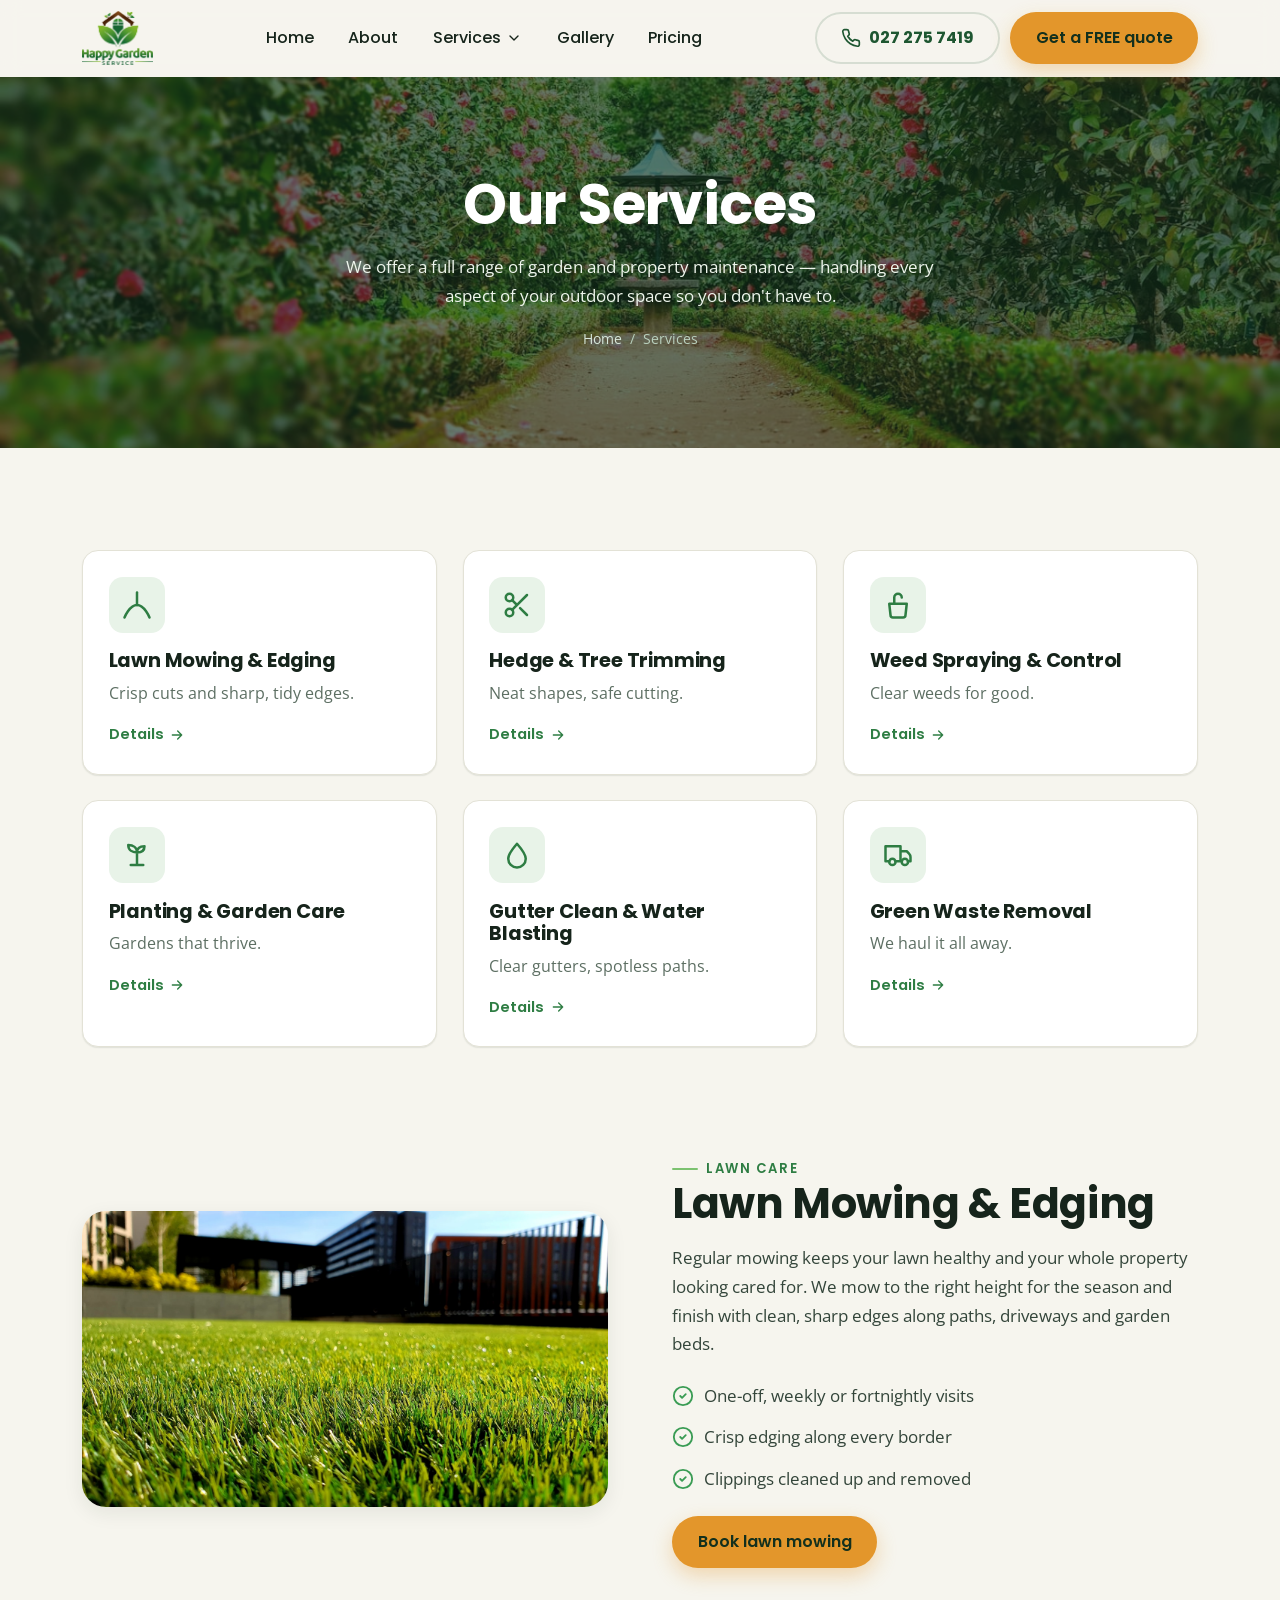
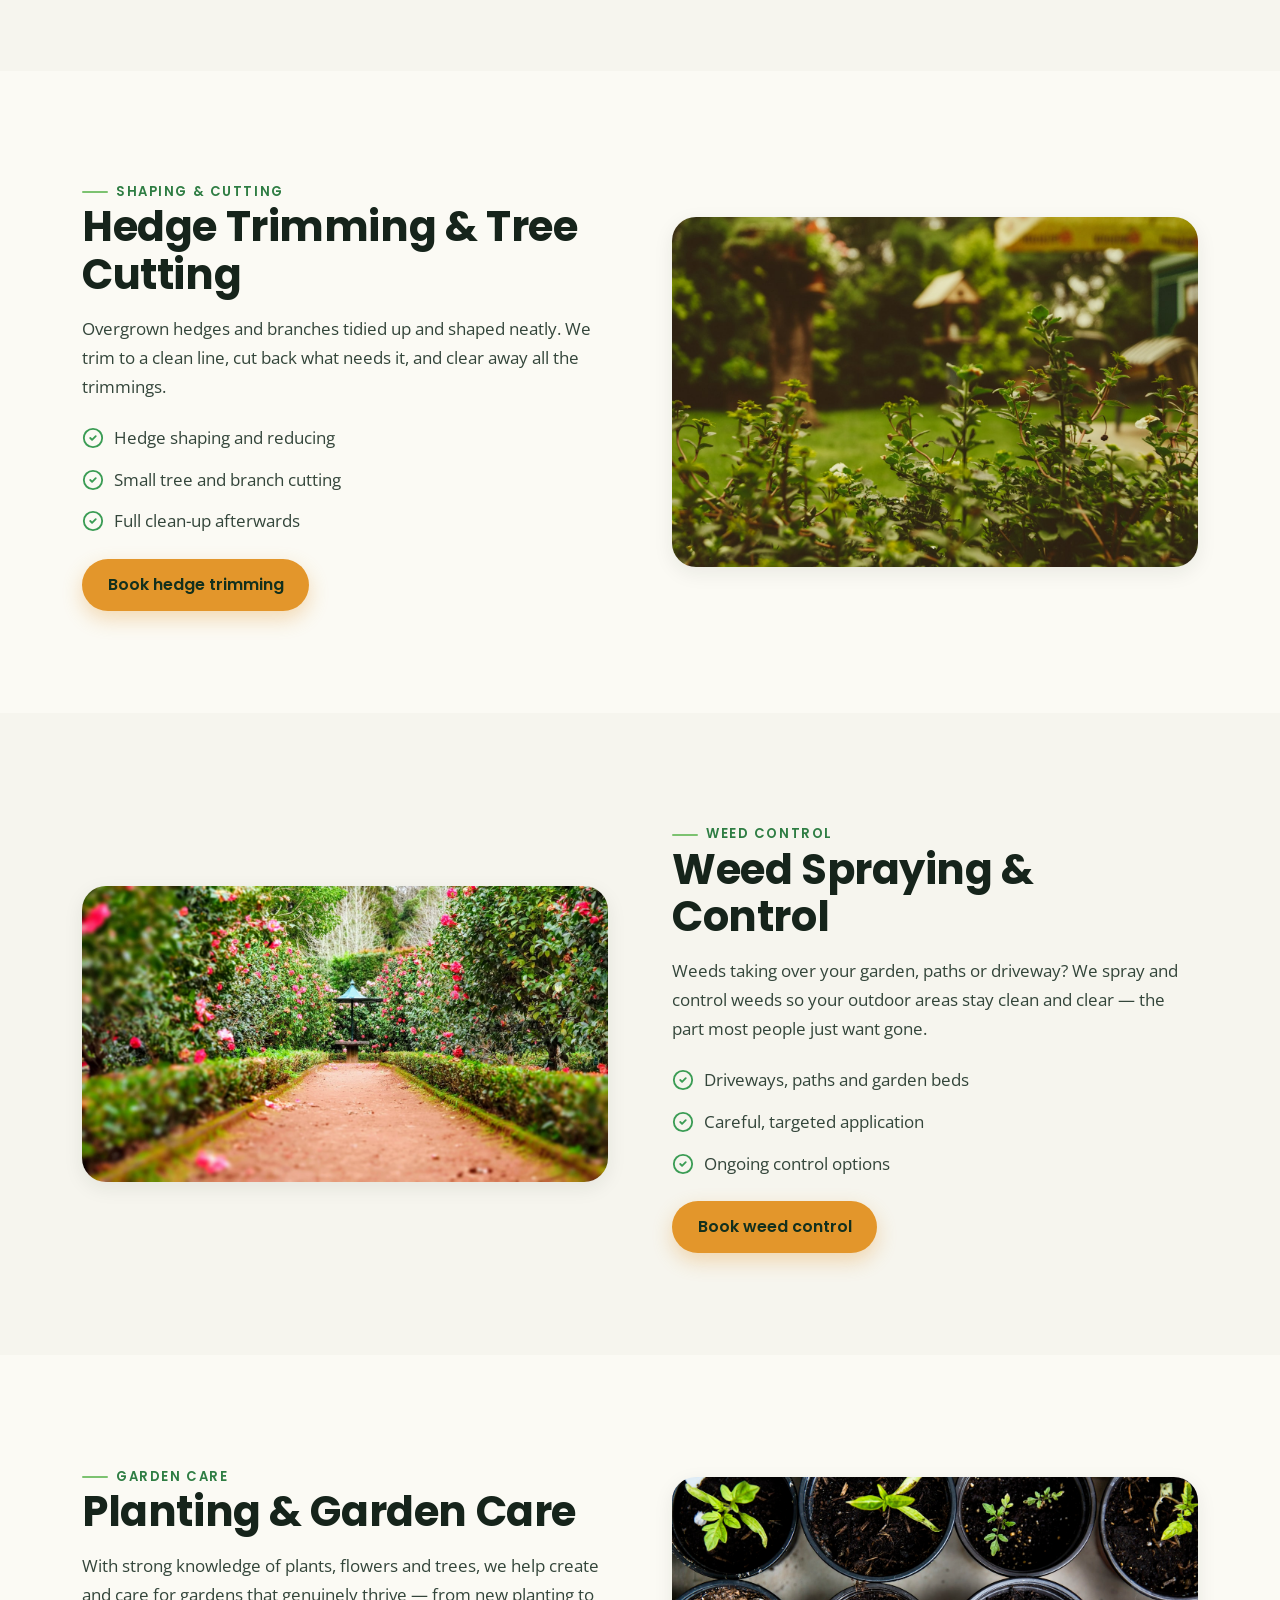
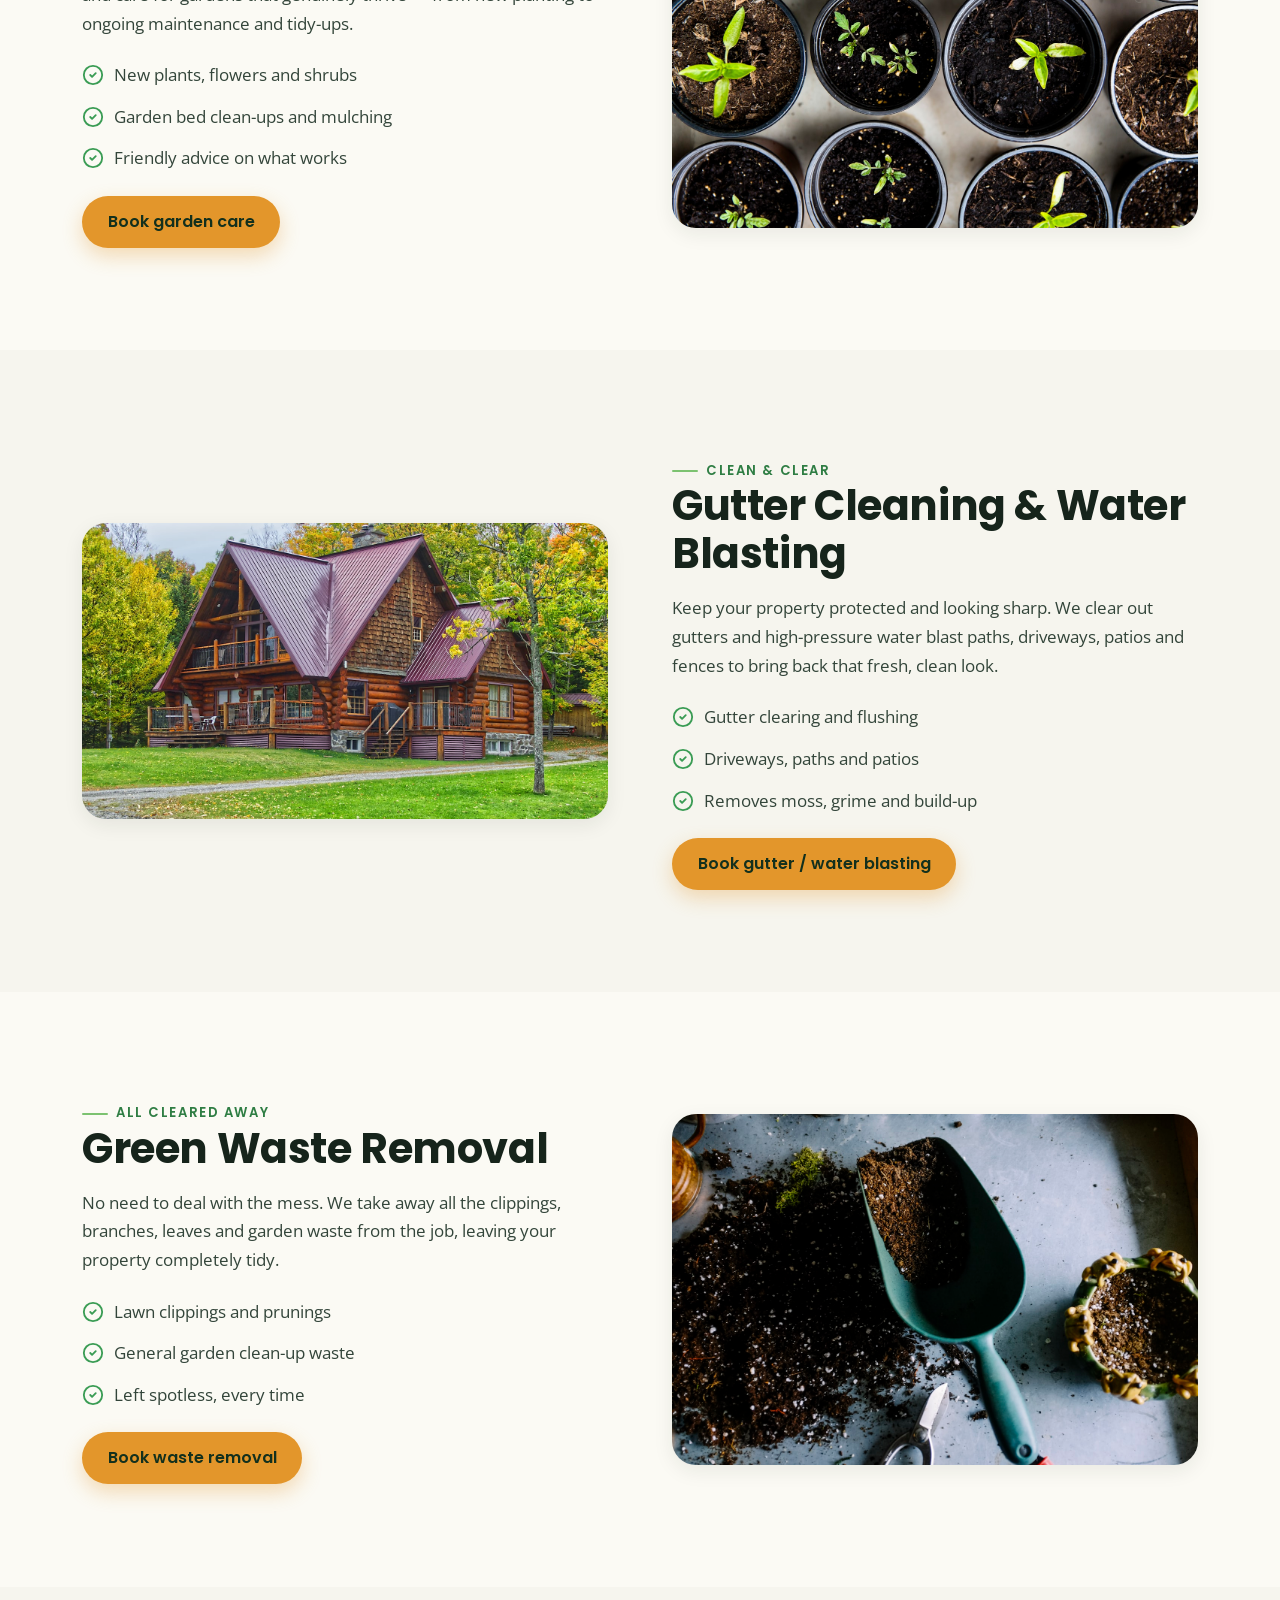
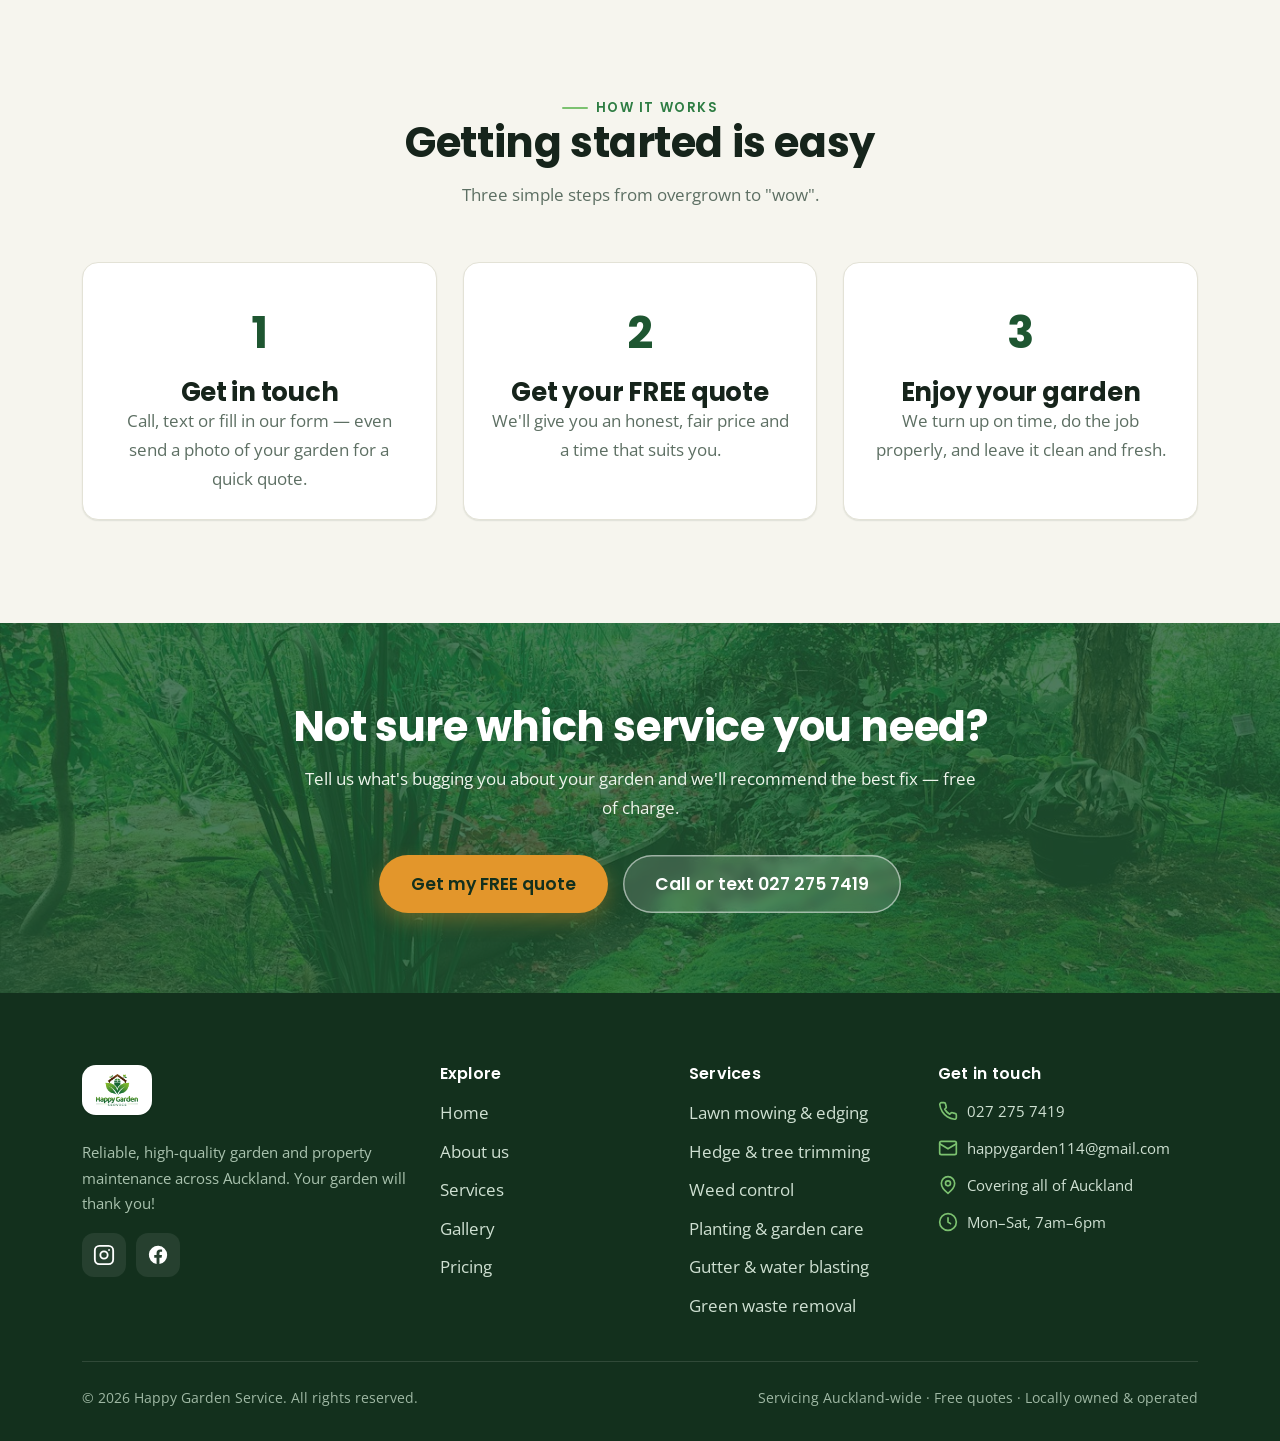
<file: services.html>
<!DOCTYPE html>
<html lang="en-NZ">
<head>
  <meta charset="UTF-8" />
  <meta name="viewport" content="width=device-width, initial-scale=1" />
  <title>Our Services | Lawn, Hedge, Weed & Garden Care in Auckland</title>
  <meta name="description" content="Full garden & property maintenance in Auckland: lawn mowing & edging, hedge trimming & tree cutting, weed spraying, planting, gutter cleaning, water blasting and green waste removal. Free quotes." />
  <link rel="canonical" href="https://www.happygardenservice.co.nz/services.html" />
  <meta name="theme-color" content="#1e5631" />
  <meta property="og:title" content="Services — Happy Garden Service Auckland" />
  <meta property="og:description" content="A full range of garden and property maintenance services across Auckland." />
  <meta property="og:image" content="https://www.happygardenservice.co.nz/assets/images/garden-path.jpg" />
  <link rel="icon" type="image/png" href="assets/favicon.png" />
  <link rel="preconnect" href="https://fonts.googleapis.com" />
  <link rel="preconnect" href="https://fonts.gstatic.com" crossorigin />
  <link rel="stylesheet" href="css/styles.css?v=4" />
</head>
<body>
  <a class="skip-link" href="#main">Skip to content</a>

  <header class="site-header">
    <div class="container nav">
      <a class="brand" href="index.html" aria-label="Happy Garden Service — Auckland, home">
        <img class="brand-logo" src="assets/logo.png" alt="Happy Garden Service" width="71" height="54" />
      </a>
      <nav aria-label="Primary">
        <ul class="nav-menu">
          <li><a class="nav-link" href="index.html">Home</a></li>
          <li><a class="nav-link" href="about.html">About</a></li>
          <li class="nav-item-dd">
            <button class="nav-link has-dropdown" aria-expanded="false" aria-haspopup="true">
              Services
              <svg class="chev" viewBox="0 0 24 24" fill="none" stroke="currentColor" stroke-width="2" stroke-linecap="round" stroke-linejoin="round"><path d="m6 9 6 6 6-6"/></svg>
            </button>
            <div class="dropdown" role="menu">
              <a href="#lawn" role="menuitem"><svg viewBox="0 0 24 24" fill="none" stroke="currentColor" stroke-width="2" stroke-linecap="round" stroke-linejoin="round"><path d="M2 22s4-10 10-10 10 10 10 10"/><path d="M12 12V2"/></svg><span><span class="dd-t">Lawn Mowing & Edging</span><span class="dd-d">Crisp, even lawns every visit</span></span></a>
              <a href="#hedge" role="menuitem"><svg viewBox="0 0 24 24" fill="none" stroke="currentColor" stroke-width="2" stroke-linecap="round" stroke-linejoin="round"><circle cx="6" cy="6" r="3"/><circle cx="6" cy="18" r="3"/><path d="M20 4 8.12 15.88M14.47 14.48 20 20M8.12 8.12 12 12"/></svg><span><span class="dd-t">Hedge & Tree Trimming</span><span class="dd-d">Neat shapes, tidy finish</span></span></a>
              <a href="#weed" role="menuitem"><svg viewBox="0 0 24 24" fill="none" stroke="currentColor" stroke-width="2" stroke-linecap="round" stroke-linejoin="round"><path d="M9 11V6a3 3 0 0 1 6 0M5 11h14l-1 9a2 2 0 0 1-2 2H8a2 2 0 0 1-2-2z"/></svg><span><span class="dd-t">Weed Spraying & Control</span><span class="dd-d">Say goodbye to weeds</span></span></a>
              <a href="#planting" role="menuitem"><svg viewBox="0 0 24 24" fill="none" stroke="currentColor" stroke-width="2" stroke-linecap="round" stroke-linejoin="round"><path d="M7 20h10M12 20V10M12 10C12 6 9 4 5 4c0 4 3 6 7 6M12 10c0-3 2-5 6-5 0 3-2 5-6 5"/></svg><span><span class="dd-t">Planting & Garden Care</span><span class="dd-d">Healthy, thriving gardens</span></span></a>
              <a href="#blasting" role="menuitem"><svg viewBox="0 0 24 24" fill="none" stroke="currentColor" stroke-width="2" stroke-linecap="round" stroke-linejoin="round"><path d="M12 22a7 7 0 0 0 7-7c0-4-7-12-7-12S5 11 5 15a7 7 0 0 0 7 7z"/></svg><span><span class="dd-t">Gutter Clean & Water Blast</span><span class="dd-d">Sparkling paths & drives</span></span></a>
              <a href="#waste" role="menuitem"><svg viewBox="0 0 24 24" fill="none" stroke="currentColor" stroke-width="2" stroke-linecap="round" stroke-linejoin="round"><path d="M10 17h4V5H2v12h3M20 17h2v-3.34a4 4 0 0 0-1.17-2.83L19 9h-5v8h1"/><circle cx="7.5" cy="17.5" r="2.5"/><circle cx="17.5" cy="17.5" r="2.5"/></svg><span><span class="dd-t">Green Waste Removal</span><span class="dd-d">We haul it all away</span></span></a>
              <a href="pricing.html" role="menuitem" style="background:var(--mint)"><svg viewBox="0 0 24 24" fill="none" stroke="currentColor" stroke-width="2" stroke-linecap="round" stroke-linejoin="round"><path d="M5 12h14M13 6l6 6-6 6"/></svg><span><span class="dd-t">See pricing & book</span></span></a>
            </div>
          </li>
          <li><a class="nav-link" href="portfolio.html">Gallery</a></li>
          <li><a class="nav-link" href="pricing.html">Pricing</a></li>
        </ul>
      </nav>
      <div class="nav-cta">
        <a class="btn btn-outline btn-call" href="tel:+64272757419">
          <svg viewBox="0 0 24 24" fill="none" stroke="currentColor" stroke-width="2" stroke-linecap="round" stroke-linejoin="round"><path d="M22 16.92v3a2 2 0 0 1-2.18 2 19.79 19.79 0 0 1-8.63-3.07 19.5 19.5 0 0 1-6-6 19.79 19.79 0 0 1-3.07-8.67A2 2 0 0 1 4.11 2h3a2 2 0 0 1 2 1.72c.13.96.36 1.9.7 2.81a2 2 0 0 1-.45 2.11L8.09 9.91a16 16 0 0 0 6 6l1.27-1.27a2 2 0 0 1 2.11-.45c.91.34 1.85.57 2.81.7A2 2 0 0 1 22 16.92z"/></svg>
          <span class="num">027 275 7419</span>
        </a>
        <a class="btn btn-primary" href="pricing.html#book">Get a FREE quote</a>
        <button class="nav-toggle" aria-label="Open menu" aria-expanded="false">
          <svg class="icon-open" viewBox="0 0 24 24" fill="none" stroke="currentColor" stroke-width="2" stroke-linecap="round" stroke-linejoin="round"><path d="M4 6h16M4 12h16M4 18h16"/></svg>
          <svg class="icon-close" viewBox="0 0 24 24" fill="none" stroke="currentColor" stroke-width="2" stroke-linecap="round" stroke-linejoin="round"><path d="M18 6 6 18M6 6l12 12"/></svg>
        </button>
      </div>
    </div>
  </header>

  <main id="main">
    <section class="page-hero">
      <img src="assets/images/garden-path.jpg" alt="" aria-hidden="true" />
      <div class="container">
        <h1>Our Services</h1>
        <p>We offer a full range of garden and property maintenance — handling every aspect of your outdoor space so you don't have to.</p>
        <nav class="breadcrumb" aria-label="Breadcrumb"><a href="index.html">Home</a> / <span>Services</span></nav>
      </div>
    </section>

    <!-- Quick chips -->
    <section class="section" style="padding-bottom:0">
      <div class="container">
        <div class="grid grid-3">
          <a class="card service-card reveal" href="#lawn"><span class="ic"><svg viewBox="0 0 24 24" fill="none" stroke="currentColor" stroke-width="2" stroke-linecap="round" stroke-linejoin="round"><path d="M2 22s4-10 10-10 10 10 10 10"/><path d="M12 12V2"/></svg></span><h3>Lawn Mowing &amp; Edging</h3><p>Crisp cuts and sharp, tidy edges.</p><span class="more">Details <svg viewBox="0 0 24 24" fill="none" stroke="currentColor" stroke-width="2" stroke-linecap="round" stroke-linejoin="round"><path d="M5 12h14M13 6l6 6-6 6"/></svg></span></a>
          <a class="card service-card reveal d1" href="#hedge"><span class="ic"><svg viewBox="0 0 24 24" fill="none" stroke="currentColor" stroke-width="2" stroke-linecap="round" stroke-linejoin="round"><circle cx="6" cy="6" r="3"/><circle cx="6" cy="18" r="3"/><path d="M20 4 8.12 15.88M14.47 14.48 20 20M8.12 8.12 12 12"/></svg></span><h3>Hedge &amp; Tree Trimming</h3><p>Neat shapes, safe cutting.</p><span class="more">Details <svg viewBox="0 0 24 24" fill="none" stroke="currentColor" stroke-width="2" stroke-linecap="round" stroke-linejoin="round"><path d="M5 12h14M13 6l6 6-6 6"/></svg></span></a>
          <a class="card service-card reveal d2" href="#weed"><span class="ic"><svg viewBox="0 0 24 24" fill="none" stroke="currentColor" stroke-width="2" stroke-linecap="round" stroke-linejoin="round"><path d="M9 11V6a3 3 0 0 1 6 0M5 11h14l-1 9a2 2 0 0 1-2 2H8a2 2 0 0 1-2-2z"/></svg></span><h3>Weed Spraying &amp; Control</h3><p>Clear weeds for good.</p><span class="more">Details <svg viewBox="0 0 24 24" fill="none" stroke="currentColor" stroke-width="2" stroke-linecap="round" stroke-linejoin="round"><path d="M5 12h14M13 6l6 6-6 6"/></svg></span></a>
          <a class="card service-card reveal" href="#planting"><span class="ic"><svg viewBox="0 0 24 24" fill="none" stroke="currentColor" stroke-width="2" stroke-linecap="round" stroke-linejoin="round"><path d="M7 20h10M12 20V10M12 10C12 6 9 4 5 4c0 4 3 6 7 6M12 10c0-3 2-5 6-5 0 3-2 5-6 5"/></svg></span><h3>Planting &amp; Garden Care</h3><p>Gardens that thrive.</p><span class="more">Details <svg viewBox="0 0 24 24" fill="none" stroke="currentColor" stroke-width="2" stroke-linecap="round" stroke-linejoin="round"><path d="M5 12h14M13 6l6 6-6 6"/></svg></span></a>
          <a class="card service-card reveal d1" href="#blasting"><span class="ic"><svg viewBox="0 0 24 24" fill="none" stroke="currentColor" stroke-width="2" stroke-linecap="round" stroke-linejoin="round"><path d="M12 22a7 7 0 0 0 7-7c0-4-7-12-7-12S5 11 5 15a7 7 0 0 0 7 7z"/></svg></span><h3>Gutter Clean &amp; Water Blasting</h3><p>Clear gutters, spotless paths.</p><span class="more">Details <svg viewBox="0 0 24 24" fill="none" stroke="currentColor" stroke-width="2" stroke-linecap="round" stroke-linejoin="round"><path d="M5 12h14M13 6l6 6-6 6"/></svg></span></a>
          <a class="card service-card reveal d2" href="#waste"><span class="ic"><svg viewBox="0 0 24 24" fill="none" stroke="currentColor" stroke-width="2" stroke-linecap="round" stroke-linejoin="round"><path d="M10 17h4V5H2v12h3M20 17h2v-3.34a4 4 0 0 0-1.17-2.83L19 9h-5v8h1"/><circle cx="7.5" cy="17.5" r="2.5"/><circle cx="17.5" cy="17.5" r="2.5"/></svg></span><h3>Green Waste Removal</h3><p>We haul it all away.</p><span class="more">Details <svg viewBox="0 0 24 24" fill="none" stroke="currentColor" stroke-width="2" stroke-linecap="round" stroke-linejoin="round"><path d="M5 12h14M13 6l6 6-6 6"/></svg></span></a>
        </div>
      </div>
    </section>

    <!-- Detailed splits -->
    <section class="section" id="lawn">
      <div class="container split">
        <div class="split-media reveal"><img src="assets/images/hero-lawn.jpg" alt="A freshly mown, healthy green lawn" loading="lazy" /></div>
        <div class="split-body reveal d1">
          <span class="eyebrow">Lawn care</span>
          <h2>Lawn Mowing &amp; Edging</h2>
          <p>Regular mowing keeps your lawn healthy and your whole property looking cared for. We mow to the right height for the season and finish with clean, sharp edges along paths, driveways and garden beds.</p>
          <ul class="split-list">
            <li><svg viewBox="0 0 24 24" fill="none" stroke="currentColor" stroke-width="2" stroke-linecap="round" stroke-linejoin="round"><path d="m9 12 2 2 4-4"/><circle cx="12" cy="12" r="10"/></svg> One-off, weekly or fortnightly visits</li>
            <li><svg viewBox="0 0 24 24" fill="none" stroke="currentColor" stroke-width="2" stroke-linecap="round" stroke-linejoin="round"><path d="m9 12 2 2 4-4"/><circle cx="12" cy="12" r="10"/></svg> Crisp edging along every border</li>
            <li><svg viewBox="0 0 24 24" fill="none" stroke="currentColor" stroke-width="2" stroke-linecap="round" stroke-linejoin="round"><path d="m9 12 2 2 4-4"/><circle cx="12" cy="12" r="10"/></svg> Clippings cleaned up and removed</li>
          </ul>
          <a class="btn btn-primary" href="pricing.html?service=Lawn%20Mowing%20%26%20Edging#book">Book lawn mowing</a>
        </div>
      </div>
    </section>

    <section class="section section--tint" id="hedge">
      <div class="container split reverse">
        <div class="split-media reveal"><img src="assets/images/backyard.jpg" alt="A neatly trimmed hedge and tidy backyard" loading="lazy" /></div>
        <div class="split-body reveal d1">
          <span class="eyebrow">Shaping &amp; cutting</span>
          <h2>Hedge Trimming &amp; Tree Cutting</h2>
          <p>Overgrown hedges and branches tidied up and shaped neatly. We trim to a clean line, cut back what needs it, and clear away all the trimmings.</p>
          <ul class="split-list">
            <li><svg viewBox="0 0 24 24" fill="none" stroke="currentColor" stroke-width="2" stroke-linecap="round" stroke-linejoin="round"><path d="m9 12 2 2 4-4"/><circle cx="12" cy="12" r="10"/></svg> Hedge shaping and reducing</li>
            <li><svg viewBox="0 0 24 24" fill="none" stroke="currentColor" stroke-width="2" stroke-linecap="round" stroke-linejoin="round"><path d="m9 12 2 2 4-4"/><circle cx="12" cy="12" r="10"/></svg> Small tree and branch cutting</li>
            <li><svg viewBox="0 0 24 24" fill="none" stroke="currentColor" stroke-width="2" stroke-linecap="round" stroke-linejoin="round"><path d="m9 12 2 2 4-4"/><circle cx="12" cy="12" r="10"/></svg> Full clean-up afterwards</li>
          </ul>
          <a class="btn btn-primary" href="pricing.html?service=Hedge%20Trimming%20%26%20Tree%20Cutting#book">Book hedge trimming</a>
        </div>
      </div>
    </section>

    <section class="section" id="weed">
      <div class="container split">
        <div class="split-media reveal"><img src="assets/images/garden-path.jpg" alt="A weed-free, well kept garden path" loading="lazy" /></div>
        <div class="split-body reveal d1">
          <span class="eyebrow">Weed control</span>
          <h2>Weed Spraying &amp; Control</h2>
          <p>Weeds taking over your garden, paths or driveway? We spray and control weeds so your outdoor areas stay clean and clear — the part most people just want gone.</p>
          <ul class="split-list">
            <li><svg viewBox="0 0 24 24" fill="none" stroke="currentColor" stroke-width="2" stroke-linecap="round" stroke-linejoin="round"><path d="m9 12 2 2 4-4"/><circle cx="12" cy="12" r="10"/></svg> Driveways, paths and garden beds</li>
            <li><svg viewBox="0 0 24 24" fill="none" stroke="currentColor" stroke-width="2" stroke-linecap="round" stroke-linejoin="round"><path d="m9 12 2 2 4-4"/><circle cx="12" cy="12" r="10"/></svg> Careful, targeted application</li>
            <li><svg viewBox="0 0 24 24" fill="none" stroke="currentColor" stroke-width="2" stroke-linecap="round" stroke-linejoin="round"><path d="m9 12 2 2 4-4"/><circle cx="12" cy="12" r="10"/></svg> Ongoing control options</li>
          </ul>
          <a class="btn btn-primary" href="pricing.html?service=Weed%20Spraying%20%26%20Control#book">Book weed control</a>
        </div>
      </div>
    </section>

    <section class="section section--tint" id="planting">
      <div class="container split reverse">
        <div class="split-media reveal"><img src="assets/images/seedlings.jpg" alt="Healthy seedlings ready for planting" loading="lazy" /></div>
        <div class="split-body reveal d1">
          <span class="eyebrow">Garden care</span>
          <h2>Planting &amp; Garden Care</h2>
          <p>With strong knowledge of plants, flowers and trees, we help create and care for gardens that genuinely thrive — from new planting to ongoing maintenance and tidy-ups.</p>
          <ul class="split-list">
            <li><svg viewBox="0 0 24 24" fill="none" stroke="currentColor" stroke-width="2" stroke-linecap="round" stroke-linejoin="round"><path d="m9 12 2 2 4-4"/><circle cx="12" cy="12" r="10"/></svg> New plants, flowers and shrubs</li>
            <li><svg viewBox="0 0 24 24" fill="none" stroke="currentColor" stroke-width="2" stroke-linecap="round" stroke-linejoin="round"><path d="m9 12 2 2 4-4"/><circle cx="12" cy="12" r="10"/></svg> Garden bed clean-ups and mulching</li>
            <li><svg viewBox="0 0 24 24" fill="none" stroke="currentColor" stroke-width="2" stroke-linecap="round" stroke-linejoin="round"><path d="m9 12 2 2 4-4"/><circle cx="12" cy="12" r="10"/></svg> Friendly advice on what works</li>
          </ul>
          <a class="btn btn-primary" href="pricing.html?service=Planting%20%26%20Garden%20Care#book">Book garden care</a>
        </div>
      </div>
    </section>

    <section class="section" id="blasting">
      <div class="container split">
        <div class="split-media reveal"><img src="assets/images/property-lawn.jpg" alt="A clean property with tidy lawn, paths and driveway" loading="lazy" /></div>
        <div class="split-body reveal d1">
          <span class="eyebrow">Clean &amp; clear</span>
          <h2>Gutter Cleaning &amp; Water Blasting</h2>
          <p>Keep your property protected and looking sharp. We clear out gutters and high-pressure water blast paths, driveways, patios and fences to bring back that fresh, clean look.</p>
          <ul class="split-list">
            <li><svg viewBox="0 0 24 24" fill="none" stroke="currentColor" stroke-width="2" stroke-linecap="round" stroke-linejoin="round"><path d="m9 12 2 2 4-4"/><circle cx="12" cy="12" r="10"/></svg> Gutter clearing and flushing</li>
            <li><svg viewBox="0 0 24 24" fill="none" stroke="currentColor" stroke-width="2" stroke-linecap="round" stroke-linejoin="round"><path d="m9 12 2 2 4-4"/><circle cx="12" cy="12" r="10"/></svg> Driveways, paths and patios</li>
            <li><svg viewBox="0 0 24 24" fill="none" stroke="currentColor" stroke-width="2" stroke-linecap="round" stroke-linejoin="round"><path d="m9 12 2 2 4-4"/><circle cx="12" cy="12" r="10"/></svg> Removes moss, grime and build-up</li>
          </ul>
          <a class="btn btn-primary" href="pricing.html?service=Gutter%20Cleaning%20%26%20Water%20Blasting#book">Book gutter / water blasting</a>
        </div>
      </div>
    </section>

    <section class="section section--tint" id="waste">
      <div class="container split reverse">
        <div class="split-media reveal"><img src="assets/images/soil-tools.jpg" alt="Garden tools and green waste ready for removal" loading="lazy" /></div>
        <div class="split-body reveal d1">
          <span class="eyebrow">All cleared away</span>
          <h2>Green Waste Removal</h2>
          <p>No need to deal with the mess. We take away all the clippings, branches, leaves and garden waste from the job, leaving your property completely tidy.</p>
          <ul class="split-list">
            <li><svg viewBox="0 0 24 24" fill="none" stroke="currentColor" stroke-width="2" stroke-linecap="round" stroke-linejoin="round"><path d="m9 12 2 2 4-4"/><circle cx="12" cy="12" r="10"/></svg> Lawn clippings and prunings</li>
            <li><svg viewBox="0 0 24 24" fill="none" stroke="currentColor" stroke-width="2" stroke-linecap="round" stroke-linejoin="round"><path d="m9 12 2 2 4-4"/><circle cx="12" cy="12" r="10"/></svg> General garden clean-up waste</li>
            <li><svg viewBox="0 0 24 24" fill="none" stroke="currentColor" stroke-width="2" stroke-linecap="round" stroke-linejoin="round"><path d="m9 12 2 2 4-4"/><circle cx="12" cy="12" r="10"/></svg> Left spotless, every time</li>
          </ul>
          <a class="btn btn-primary" href="pricing.html?service=Green%20Waste%20Removal#book">Book waste removal</a>
        </div>
      </div>
    </section>

    <!-- How it works -->
    <section class="section">
      <div class="container">
        <div class="section-head reveal">
          <span class="eyebrow">How it works</span>
          <h2>Getting started is easy</h2>
          <p>Three simple steps from overgrown to "wow".</p>
        </div>
        <div class="grid grid-3">
          <div class="card reveal text-center">
            <div class="stat"><div class="num">1</div></div>
            <h3>Get in touch</h3>
            <p class="muted">Call, text or fill in our form — even send a photo of your garden for a quick quote.</p>
          </div>
          <div class="card reveal d1 text-center">
            <div class="stat"><div class="num">2</div></div>
            <h3>Get your FREE quote</h3>
            <p class="muted">We'll give you an honest, fair price and a time that suits you.</p>
          </div>
          <div class="card reveal d2 text-center">
            <div class="stat"><div class="num">3</div></div>
            <h3>Enjoy your garden</h3>
            <p class="muted">We turn up on time, do the job properly, and leave it clean and fresh.</p>
          </div>
        </div>
      </div>
    </section>

    <section class="cta-band">
      <img class="bg" src="assets/images/lush-garden.jpg" alt="" aria-hidden="true" loading="lazy" />
      <div class="container">
        <h2>Not sure which service you need?</h2>
        <p>Tell us what's bugging you about your garden and we'll recommend the best fix — free of charge.</p>
        <div class="hero-actions">
          <a class="btn btn-primary btn-lg" href="pricing.html#book">Get my FREE quote</a>
          <a class="btn btn-ghost-light btn-lg" href="tel:+64272757419">Call or text 027 275 7419</a>
        </div>
      </div>
    </section>
  </main>

  <footer class="site-footer">
    <div class="container">
      <div class="footer-grid">
        <div class="footer-brand">
          <a class="brand" href="index.html" aria-label="Happy Garden Service home">
            <img class="brand-logo" src="assets/logo.png" alt="Happy Garden Service" width="66" height="50" />
          </a>
          <p>Reliable, high-quality garden and property maintenance across Auckland. Your garden will thank you!</p>
          <div class="socials">
            <a href="https://www.instagram.com/happygardenservice04/" target="_blank" rel="noopener" aria-label="Happy Garden Service on Instagram"><svg viewBox="0 0 24 24" fill="none" stroke="currentColor" stroke-width="2" stroke-linecap="round" stroke-linejoin="round"><rect x="2" y="2" width="20" height="20" rx="5"/><circle cx="12" cy="12" r="4"/><circle cx="17.5" cy="6.5" r="1" fill="currentColor" stroke="none"/></svg></a>
            <a href="https://www.facebook.com/happygardenservice/" target="_blank" rel="noopener" aria-label="Happy Garden Service on Facebook"><svg viewBox="0 0 24 24" fill="currentColor"><path d="M22 12a10 10 0 1 0-11.56 9.88v-6.99H7.9V12h2.54V9.8c0-2.5 1.49-3.89 3.78-3.89 1.09 0 2.24.2 2.24.2v2.46h-1.26c-1.24 0-1.63.77-1.63 1.56V12h2.78l-.44 2.89h-2.34v6.99A10 10 0 0 0 22 12z"/></svg></a>
          </div>
        </div>
        <div><h4>Explore</h4><ul class="footer-links"><li><a href="index.html">Home</a></li><li><a href="about.html">About us</a></li><li><a href="services.html">Services</a></li><li><a href="portfolio.html">Gallery</a></li><li><a href="pricing.html">Pricing</a></li></ul></div>
        <div><h4>Services</h4><ul class="footer-links"><li><a href="#lawn">Lawn mowing &amp; edging</a></li><li><a href="#hedge">Hedge &amp; tree trimming</a></li><li><a href="#weed">Weed control</a></li><li><a href="#planting">Planting &amp; garden care</a></li><li><a href="#blasting">Gutter &amp; water blasting</a></li><li><a href="#waste">Green waste removal</a></li></ul></div>
        <div><h4>Get in touch</h4><ul class="footer-contact">
          <li><svg viewBox="0 0 24 24" fill="none" stroke="currentColor" stroke-width="2" stroke-linecap="round" stroke-linejoin="round"><path d="M22 16.92v3a2 2 0 0 1-2.18 2 19.79 19.79 0 0 1-8.63-3.07 19.5 19.5 0 0 1-6-6 19.79 19.79 0 0 1-3.07-8.67A2 2 0 0 1 4.11 2h3a2 2 0 0 1 2 1.72c.13.96.36 1.9.7 2.81a2 2 0 0 1-.45 2.11L8.09 9.91a16 16 0 0 0 6 6l1.27-1.27a2 2 0 0 1 2.11-.45c.91.34 1.85.57 2.81.7A2 2 0 0 1 22 16.92z"/></svg><a href="tel:+64272757419">027 275 7419</a></li>
          <li><svg viewBox="0 0 24 24" fill="none" stroke="currentColor" stroke-width="2" stroke-linecap="round" stroke-linejoin="round"><rect x="2" y="4" width="20" height="16" rx="2"/><path d="m22 7-10 6L2 7"/></svg><a href="mailto:happygarden114@gmail.com">happygarden114@gmail.com</a></li>
          <li><svg viewBox="0 0 24 24" fill="none" stroke="currentColor" stroke-width="2" stroke-linecap="round" stroke-linejoin="round"><path d="M20 10c0 6-8 12-8 12s-8-6-8-12a8 8 0 0 1 16 0z"/><circle cx="12" cy="10" r="3"/></svg> Covering all of Auckland</li>
          <li><svg viewBox="0 0 24 24" fill="none" stroke="currentColor" stroke-width="2" stroke-linecap="round" stroke-linejoin="round"><circle cx="12" cy="12" r="10"/><path d="M12 7v5l3 2"/></svg> Mon–Sat, 7am–6pm</li>
        </ul></div>
      </div>
      <div class="footer-bottom">
        <span>© <span data-year>2026</span> Happy Garden Service. All rights reserved.</span>
        <span>Servicing Auckland-wide · Free quotes · Locally owned &amp; operated</span>
      </div>
    </div>
  </footer>

  <script src="js/main.js?v=4" defer></script>
</body>
</html>
</file>
<file: css/styles.css>
/* =====================================================================
   Happy Garden Service — Design System
   Clean & minimal · natural green palette · accessible (older audience)
   Fonts: Poppins (headings) + Open Sans (body)
   ===================================================================== */

@import url('https://fonts.googleapis.com/css2?family=Poppins:wght@500;600;700&family=Open+Sans:wght@400;500;600;700&display=swap');

/* ------------------------------- Tokens ----------------------------- */
:root {
  /* Brand greens */
  --green-900: #13301d;
  --green-800: #1e5631;   /* primary */
  --green-700: #2e7d43;
  --green-600: #3a9c54;
  --green-500: #57b368;
  --leaf:      #7cc270;
  --mint:      #e8f3e8;

  /* Warm amber accent (CTA / "FREE" highlights) */
  --amber:      #e3962b;
  --amber-600:  #c97f1c;
  --amber-soft: #fbe7c6;

  /* Naturals / surfaces */
  --cream:    #f6f5ee;
  --cream-2:  #fbfaf4;
  --white:    #ffffff;

  /* Text */
  --ink:    #16241b;   /* headings */
  --body:   #33453a;   /* body copy */
  --muted:  #5d6f63;   /* secondary */
  --on-dark: #eef5ec;

  /* Lines & shadows */
  --border:  #e3e2d6;
  --border-2:#d6ddd2;
  --shadow-sm: 0 1px 2px rgba(20,40,25,.06), 0 1px 1px rgba(20,40,25,.04);
  --shadow:    0 6px 20px rgba(20,40,25,.08);
  --shadow-lg: 0 18px 44px rgba(20,40,25,.16);

  /* Geometry */
  --radius-sm: 10px;
  --radius:    16px;
  --radius-lg: 24px;
  --radius-pill: 999px;

  /* Rhythm */
  --container: 1180px;
  --gutter: clamp(1.1rem, 4vw, 2rem);
  --section-y: clamp(3.5rem, 8vw, 7rem);

  /* Motion */
  --t-fast: 160ms;
  --t: 240ms;
  --ease: cubic-bezier(.22,.61,.36,1);

  /* Z-index scale */
  --z-header: 100;
  --z-dropdown: 110;
  --z-overlay: 200;
  --z-toast: 300;
}

/* ------------------------------- Reset ------------------------------ */
*, *::before, *::after { box-sizing: border-box; }
* { margin: 0; }
html { scroll-behavior: smooth; -webkit-text-size-adjust: 100%; }
body {
  font-family: 'Open Sans', system-ui, -apple-system, Segoe UI, Roboto, sans-serif;
  font-size: 1.0625rem;            /* 17px base — easier reading */
  line-height: 1.7;
  color: var(--body);
  background: var(--cream);
  -webkit-font-smoothing: antialiased;
  text-rendering: optimizeLegibility;
  overflow-x: hidden;
}
img, svg, video { display: block; max-width: 100%; height: auto; }
a { color: var(--green-700); text-decoration: none; }
a:hover { color: var(--green-800); }
ul { list-style: none; padding: 0; }
button { font: inherit; cursor: pointer; border: none; background: none; }
input, textarea, select { font: inherit; color: var(--ink); }

/* ---------------------------- Typography ---------------------------- */
h1, h2, h3, h4 {
  font-family: 'Poppins', system-ui, sans-serif;
  color: var(--ink);
  line-height: 1.15;
  font-weight: 700;
  letter-spacing: -0.01em;
}
h1 { font-size: clamp(2.1rem, 5.2vw, 3.5rem); }
h2 { font-size: clamp(1.7rem, 3.8vw, 2.6rem); }
h3 { font-size: clamp(1.25rem, 2.2vw, 1.6rem); }
h4 { font-size: 1.125rem; font-weight: 600; }
p { max-width: 68ch; }
strong { color: var(--ink); font-weight: 700; }

.eyebrow {
  display: inline-flex; align-items: center; gap: .5rem;
  font-family: 'Poppins', sans-serif;
  font-weight: 600; font-size: .82rem;
  letter-spacing: .12em; text-transform: uppercase;
  color: var(--green-700);
}
.eyebrow::before {
  content: ""; width: 26px; height: 2px; border-radius: 2px;
  background: var(--leaf);
}

/* ------------------------------ Layout ------------------------------ */
.container { width: 100%; max-width: var(--container); margin-inline: auto; padding-inline: var(--gutter); }
.section { padding-block: var(--section-y); }
.section--tint { background: var(--cream-2); }
.section--mint { background: var(--mint); }
/* Fresh green band — relief from plain cream sections */
.section--leafy {
  position: relative; overflow: hidden;
  background:
    radial-gradient(620px 360px at 88% 6%, rgba(124,194,112,.30), transparent 62%),
    radial-gradient(520px 320px at 6% 96%, rgba(46,125,67,.22), transparent 60%),
    linear-gradient(160deg, #eaf4e4 0%, #dcecd4 100%);
}
.section--leafy .eyebrow { color: var(--green-700); }
/* big faint leaf watermark */
.section--leafy::after {
  content: ""; position: absolute; right: -60px; top: -40px; width: 320px; height: 320px;
  background: no-repeat center/contain url("data:image/svg+xml,%3Csvg xmlns='http://www.w3.org/2000/svg' viewBox='0 0 24 24' fill='%232e7d43'%3E%3Cpath d='M17 8C8 10 5.9 16.17 3.82 21.34l1.89.66.95-2.3c.48.17.98.3 1.34.3C19 20 22 3 22 3c-1 2-8 2.25-13 3.25S2 11.5 2 13.5s1.75 3.75 1.75 3.75C7 8 17 8 17 8z'/%3E%3C/svg%3E");
  opacity: .07; pointer-events: none; transform: rotate(8deg);
}
.section-head { max-width: 720px; margin: 0 auto clamp(2rem,5vw,3.25rem); text-align: center; }
.section-head p { margin: .85rem auto 0; color: var(--muted); }
.text-center { text-align: center; }

.grid { display: grid; gap: clamp(1rem, 2.5vw, 1.6rem); }
.grid-2 { grid-template-columns: repeat(2, 1fr); }
.grid-3 { grid-template-columns: repeat(3, 1fr); }
.grid-4 { grid-template-columns: repeat(4, 1fr); }

/* --------------------------- Skip link ------------------------------ */
.skip-link {
  position: absolute; left: 1rem; top: -100px;
  background: var(--green-800); color: #fff; padding: .7rem 1.1rem;
  border-radius: var(--radius-sm); z-index: var(--z-toast);
  transition: top var(--t) var(--ease);
}
.skip-link:focus { top: 1rem; color: #fff; }

/* ------------------------------ Buttons ----------------------------- */
.btn {
  display: inline-flex; align-items: center; justify-content: center; gap: .55rem;
  font-family: 'Poppins', sans-serif; font-weight: 600; font-size: 1rem;
  padding: .95rem 1.6rem; min-height: 52px;       /* >=44px tap target */
  border-radius: var(--radius-pill);
  transition: transform var(--t-fast) var(--ease), background var(--t) var(--ease),
              box-shadow var(--t) var(--ease), color var(--t) var(--ease);
  will-change: transform; text-align: center; line-height: 1.1;
}
.btn:active { transform: translateY(1px); }
.btn svg { width: 20px; height: 20px; }

.btn-primary { background: var(--amber); color: var(--green-900); box-shadow: 0 8px 20px rgba(227,150,43,.32); }
.btn-primary:hover { background: var(--amber-600); color: var(--green-900); box-shadow: 0 12px 26px rgba(227,150,43,.4); transform: translateY(-2px); }

.btn-green { background: var(--green-800); color: #fff; box-shadow: var(--shadow-sm); }
.btn-green:hover { background: var(--green-900); color: #fff; transform: translateY(-2px); box-shadow: var(--shadow); }

.btn-outline { background: transparent; color: var(--green-800); box-shadow: inset 0 0 0 2px var(--border-2); }
.btn-outline:hover { color: var(--green-900); box-shadow: inset 0 0 0 2px var(--green-600); background: var(--white); transform: translateY(-2px); }

.btn-ghost-light { background: rgba(255,255,255,.14); color: #fff; box-shadow: inset 0 0 0 1.5px rgba(255,255,255,.5); backdrop-filter: blur(4px); }
.btn-ghost-light:hover { background: rgba(255,255,255,.24); color: #fff; transform: translateY(-2px); }

.btn-block { width: 100%; }
.btn-lg { font-size: 1.08rem; padding: 1.1rem 2rem; min-height: 58px; }

/* phone helper button */
.btn-call .num { font-weight: 700; }

/* ------------------------------ Header ------------------------------ */
.site-header {
  position: sticky; top: 0; z-index: var(--z-header);
  background: rgba(246,245,238,.82);
  backdrop-filter: saturate(140%) blur(10px);
  border-bottom: 1px solid transparent;
  transition: box-shadow var(--t) var(--ease), background var(--t) var(--ease), border-color var(--t);
}
.site-header.scrolled { box-shadow: var(--shadow-sm); border-color: var(--border); background: rgba(246,245,238,.95); }
.nav { display: flex; align-items: center; justify-content: space-between; gap: 1rem; min-height: 76px; }

.brand { display: inline-flex; align-items: center; gap: .65rem; color: var(--ink); }
.brand:hover { color: var(--ink); }
.brand .mark { width: 42px; height: 42px; flex: none; border-radius: 12px; box-shadow: var(--shadow-sm); }
.brand .brand-text { font-family: 'Poppins', sans-serif; font-weight: 700; font-size: 1.18rem; line-height: 1.05; letter-spacing: -.02em; }
.brand .brand-text span { display: block; font-size: .68rem; font-weight: 600; letter-spacing: .14em; text-transform: uppercase; color: var(--green-700); }

/* Primary nav */
.nav-menu { display: flex; align-items: center; gap: .35rem; }
.nav-menu > li { position: relative; }
.nav-link {
  display: inline-flex; align-items: center; gap: .35rem;
  font-family: 'Poppins', sans-serif; font-weight: 500; font-size: 1rem;
  color: var(--ink); padding: .65rem .9rem; border-radius: var(--radius-pill);
  transition: background var(--t-fast), color var(--t-fast);
}
.nav-link:hover, .nav-link:focus-visible { background: var(--mint); color: var(--green-800); }
.nav-link[aria-current="page"] { color: var(--green-800); background: var(--mint); }
.nav-link .chev { width: 16px; height: 16px; transition: transform var(--t); }
.has-dropdown[aria-expanded="true"] .chev { transform: rotate(180deg); }

/* Dropdown */
.dropdown {
  position: absolute; top: calc(100% + 10px); left: 0; min-width: 268px;
  background: var(--white); border: 1px solid var(--border);
  border-radius: var(--radius); box-shadow: var(--shadow-lg);
  padding: .5rem; z-index: var(--z-dropdown);
  opacity: 0; visibility: hidden; transform: translateY(8px);
  transition: opacity var(--t) var(--ease), transform var(--t) var(--ease), visibility var(--t);
}
.nav-item-dd:hover .dropdown,
.nav-item-dd:focus-within .dropdown,
.dropdown.open { opacity: 1; visibility: visible; transform: translateY(0); }
.dropdown a {
  display: flex; gap: .7rem; align-items: flex-start;
  padding: .7rem .8rem; border-radius: var(--radius-sm); color: var(--ink);
  transition: background var(--t-fast);
}
.dropdown a:hover { background: var(--mint); }
.dropdown a svg { width: 22px; height: 22px; color: var(--green-600); flex: none; margin-top: 2px; }
.dropdown a .dd-t { font-family:'Poppins',sans-serif; font-weight: 600; font-size: .98rem; display: block; }
.dropdown a .dd-d { font-size: .82rem; color: var(--muted); }

.nav-cta { display: flex; align-items: center; gap: .6rem; }

/* Hamburger */
.nav-toggle { display: none; width: 48px; height: 48px; border-radius: 12px; align-items: center; justify-content: center; color: var(--ink); }
.nav-toggle:hover { background: var(--mint); }
.nav-toggle svg { width: 28px; height: 28px; }
.nav-toggle .icon-close { display: none; }
body.menu-open .nav-toggle .icon-open { display: none; }
body.menu-open .nav-toggle .icon-close { display: block; }

/* ------------------------------- Hero ------------------------------- */
.hero {
  position: relative; overflow: hidden;
  background:
    radial-gradient(1100px 520px at 88% -8%, rgba(124,194,112,.20), transparent 60%),
    linear-gradient(120deg, var(--green-900) 0%, #1a4a2b 48%, var(--green-800) 100%);
}
.hero-inner {
  position: relative; display: grid; grid-template-columns: 1.04fr .96fr;
  gap: clamp(2rem, 5vw, 4rem); align-items: center;
  padding-block: clamp(3rem, 7vw, 5.5rem);
}
.hero-copy { max-width: 600px; }
.hero h1 { color: #fff; }
.hero h1 .accent { color: var(--leaf); }
.hero-lead { color: var(--on-dark); font-size: clamp(1.05rem, 1.6vw, 1.25rem); margin-top: 1.1rem; }
.hero-actions { display: flex; flex-wrap: wrap; gap: .9rem; margin-top: 2rem; }
.hero-badges { display: flex; flex-wrap: wrap; gap: 1.2rem 1.6rem; margin-top: 2.2rem; }
.hero-badge { display: flex; align-items: center; gap: .55rem; color: var(--on-dark); font-weight: 600; font-size: .95rem; }
.hero-badge svg { width: 22px; height: 22px; color: var(--leaf); flex: none; }

/* Hero image (right) */
.hero-figure { position: relative; }
.hero-figure .main {
  width: 100%; aspect-ratio: 5/6; max-height: 540px; object-fit: cover;
  border-radius: var(--radius-lg); box-shadow: var(--shadow-lg);
}
.hero-figure .float-card {
  position: absolute; left: clamp(-12px, -1vw, 0px); bottom: 22px;
  background: var(--white); border-radius: var(--radius); box-shadow: var(--shadow-lg);
  padding: .85rem 1.1rem; display: flex; align-items: center; gap: .7rem; max-width: 240px;
}
.hero-figure .float-card .fc-ic { width: 42px; height: 42px; border-radius: 11px; background: var(--mint); color: var(--green-700); display: grid; place-items: center; flex: none; }
.hero-figure .float-card .fc-ic svg { width: 24px; height: 24px; }
.hero-figure .float-card .fc-t { display: block; font-family:'Poppins',sans-serif; font-weight: 700; color: var(--ink); line-height: 1.15; font-size: .98rem; }
.hero-figure .float-card .fc-d { display: block; font-size: .8rem; color: var(--muted); }

/* Trust bar */
.trustbar { background: var(--green-800); color: var(--on-dark); }
.trustbar .container { display: flex; flex-wrap: wrap; align-items: center; justify-content: center; gap: 1rem 2.4rem; padding-block: 1rem; text-align: center; }
.trustbar span { display: inline-flex; align-items: center; gap: .55rem; font-weight: 600; font-size: .95rem; }
.trustbar svg { width: 20px; height: 20px; color: var(--leaf); }

/* ------------------------------ Cards ------------------------------- */
.card {
  background: var(--white); border: 1px solid var(--border);
  border-radius: var(--radius); padding: 1.6rem;
  box-shadow: var(--shadow-sm);
  transition: transform var(--t) var(--ease), box-shadow var(--t) var(--ease), border-color var(--t);
}
.card:hover { transform: translateY(-4px); box-shadow: var(--shadow); border-color: var(--border-2); }

.service-card .ic {
  width: 56px; height: 56px; border-radius: 14px; display: grid; place-items: center;
  background: var(--mint); color: var(--green-700); margin-bottom: 1.1rem;
  transition: background var(--t), color var(--t);
}
.service-card:hover .ic { background: var(--green-700); color: #fff; }
.service-card .ic svg { width: 30px; height: 30px; }
.service-card h3 { font-size: 1.22rem; }
.service-card p { color: var(--muted); font-size: .97rem; margin-top: .45rem; }
.service-card .more { display: inline-flex; align-items: center; gap: .35rem; margin-top: 1rem; font-family:'Poppins',sans-serif; font-weight: 600; font-size: .92rem; color: var(--green-700); }
.service-card .more svg { width: 16px; height: 16px; transition: transform var(--t); }
.service-card:hover .more svg { transform: translateX(4px); }

/* Feature with icon row */
.feature { display: flex; gap: 1rem; align-items: flex-start; }
.feature .ic { width: 48px; height: 48px; border-radius: 12px; display: grid; place-items: center; background: var(--mint); color: var(--green-700); flex: none; }
.feature .ic svg { width: 26px; height: 26px; }
.feature h4 { margin-bottom: .25rem; }
.feature p { color: var(--muted); font-size: .95rem; }

/* ------------------------------ Stats ------------------------------- */
.stats { display: grid; grid-template-columns: repeat(4, 1fr); gap: 1rem; }
.stat { text-align: center; padding: 1.4rem 1rem; }
.stat .num { font-family:'Poppins',sans-serif; font-weight: 700; font-size: clamp(2rem, 4vw, 2.8rem); color: var(--green-800); line-height: 1; }
.stat .lbl { color: var(--muted); font-weight: 600; margin-top: .5rem; font-size: .92rem; }

/* --------------------------- Split media ---------------------------- */
.split { display: grid; grid-template-columns: 1fr 1fr; gap: clamp(1.5rem, 5vw, 4rem); align-items: center; }
.split.reverse .split-media { order: 2; }
.split-media img { width: 100%; height: 100%; max-height: 520px; object-fit: cover; border-radius: var(--radius-lg); box-shadow: var(--shadow); }
.split-body h2 { margin-bottom: 1rem; }
.split-list { display: grid; gap: .8rem; margin: 1.4rem 0; }
.split-list li { display: flex; gap: .65rem; align-items: flex-start; }
.split-list svg { width: 22px; height: 22px; color: var(--green-600); flex: none; margin-top: 3px; }

/* ----------------------------- Gallery ------------------------------ */
.gallery { columns: 3; column-gap: 1rem; }
.gallery .shot { break-inside: avoid; margin-bottom: 1rem; border-radius: var(--radius); overflow: hidden; position: relative; box-shadow: var(--shadow-sm); }
.gallery .shot img { width: 100%; transition: transform 500ms var(--ease); }
.gallery .shot:hover img { transform: scale(1.06); }
.gallery .shot .cap {
  position: absolute; left: 0; right: 0; bottom: 0; padding: 1.2rem .9rem .8rem;
  color: #fff; font-family:'Poppins',sans-serif; font-weight: 600; font-size: .95rem;
  background: linear-gradient(transparent, rgba(13,32,20,.78));
  opacity: 0; transform: translateY(8px); transition: opacity var(--t), transform var(--t);
}
.gallery .shot:hover .cap { opacity: 1; transform: translateY(0); }

/* Before / After slider */
.ba {
  position: relative; box-shadow: var(--shadow-lg); aspect-ratio: 16/10;
  border-radius: var(--radius-lg); user-select: none; touch-action: none;
}
/* inner frame does the clipping; tags live outside it so they're never cut */
.ba-frame { position: absolute; inset: 0; border-radius: var(--radius-lg); overflow: hidden; }
.ba img { position: absolute; inset: 0; width: 100%; height: 100%; object-fit: cover; }
.ba img.after { clip-path: inset(0 0 0 50%); }  /* scope to the image, NOT the .tag.after label */
.ba .tag { position: absolute; bottom: 16px; z-index: 6; pointer-events: none; white-space: nowrap; padding: .4rem .85rem; border-radius: var(--radius-pill); font-size: .8rem; font-weight: 700; font-family:'Poppins',sans-serif; color: #fff; background: rgba(13,32,20,.8); box-shadow: 0 2px 10px rgba(0,0,0,.28); }
.ba .tag.before { left: 16px; } .ba .tag.after { right: 16px; }
.ba .handle { position: absolute; top: 0; bottom: 0; left: 50%; width: 3px; background: #fff; transform: translateX(-50%); box-shadow: 0 0 0 1px rgba(0,0,0,.1); }
.ba .grip { position: absolute; top: 50%; left: 50%; transform: translate(-50%,-50%); width: 46px; height: 46px; border-radius: 50%; background: #fff; display: grid; place-items: center; box-shadow: var(--shadow); color: var(--green-800); }
.ba .grip svg { width: 24px; height: 24px; }

/* Home gallery preview — uniform image cards (no empty space below) */
.preview-grid .shot { border-radius: var(--radius); overflow: hidden; box-shadow: var(--shadow-sm); aspect-ratio: 4/3; }
.preview-grid .shot img { width: 100%; height: 100%; object-fit: cover; transition: transform 500ms var(--ease); }
.preview-grid .shot:hover img { transform: scale(1.05); }

/* Booking section layout — form always full width (no cramped fields) */
.booking-card { max-width: 780px; margin-inline: auto; }
.booking-contact { display: grid; grid-template-columns: repeat(3, 1fr); gap: 1rem; max-width: 920px; margin: 0 auto 2.4rem; }
.booking-contact .bc {
  display: flex; align-items: center; gap: .75rem; background: var(--white);
  border: 1px solid var(--border); border-radius: var(--radius); padding: 1rem 1.15rem; box-shadow: var(--shadow-sm);
}
.booking-contact .bc svg { width: 24px; height: 24px; color: var(--green-700); flex: none; }
.booking-contact .bc .bc-t { display: block; font-family:'Poppins',sans-serif; font-weight: 700; color: var(--ink); font-size: .95rem; line-height: 1.2; }
.booking-contact .bc .bc-d { display: block; font-size: .82rem; color: var(--muted); }
.booking-contact .bc a { color: var(--ink); }
.booking-contact .bc a:hover { color: var(--green-700); }

/* Brand logo image (full client logo lockup) */
.brand .brand-logo { height: 54px; width: auto; flex: none; }
.site-footer .brand-logo { height: 50px; background: #fff; padding: 9px 14px; border-radius: 14px; box-shadow: var(--shadow-sm); }
@media (max-width: 480px) { .brand .brand-logo { height: 44px; } }
.ba input[type="range"] { position: absolute; inset: 0; width: 100%; height: 100%; opacity: 0; cursor: ew-resize; margin: 0; }

/* ----------------------------- Pricing ------------------------------ */
.pricing { display: grid; grid-template-columns: repeat(3, 1fr); gap: 1.4rem; align-items: stretch; }
.price-card { position: relative; display: flex; flex-direction: column; background: var(--white); border: 1px solid var(--border); border-radius: var(--radius-lg); padding: 2rem 1.7rem; box-shadow: var(--shadow-sm); transition: transform var(--t) var(--ease), box-shadow var(--t); }
.price-card:hover { transform: translateY(-5px); box-shadow: var(--shadow); }
.price-card.featured { border-color: var(--green-600); box-shadow: var(--shadow); }
.price-card.featured::before { content: "Most popular"; position: absolute; top: -14px; left: 50%; transform: translateX(-50%); background: var(--amber); color: var(--green-900); font-family:'Poppins',sans-serif; font-weight: 700; font-size: .78rem; padding: .35rem .9rem; border-radius: var(--radius-pill); box-shadow: var(--shadow-sm); white-space: nowrap; }
.price-card h3 { font-size: 1.3rem; }
.price-card .price { font-family:'Poppins',sans-serif; font-weight: 700; color: var(--green-800); font-size: 2.4rem; margin: .6rem 0 .2rem; line-height: 1; }
.price-card .price small { font-size: .9rem; font-weight: 600; color: var(--muted); }
.price-card .from { font-size: .85rem; color: var(--muted); }
.price-card ul { display: grid; gap: .7rem; margin: 1.4rem 0; }
.price-card li { display: flex; gap: .6rem; align-items: flex-start; font-size: .96rem; }
.price-card li svg { width: 20px; height: 20px; color: var(--green-600); flex: none; margin-top: 3px; }
.price-card .btn { margin-top: auto; }
.price-note { text-align: center; color: var(--muted); font-size: .9rem; margin-top: 1.4rem; }

/* ------------------------------ Forms ------------------------------- */
.form-card { background: var(--white); border: 1px solid var(--border); border-radius: var(--radius-lg); padding: clamp(1.4rem, 4vw, 2.4rem); box-shadow: var(--shadow); }
.form-grid { display: grid; grid-template-columns: 1fr 1fr; gap: 1.1rem; }
.field { display: flex; flex-direction: column; gap: .4rem; }
.field.full { grid-column: 1 / -1; }
.field label { font-family:'Poppins',sans-serif; font-weight: 600; font-size: .92rem; color: var(--ink); }
.field label .req { color: var(--amber-600); }
.field input, .field select, .field textarea {
  width: 100%; padding: .85rem 1rem; min-height: 52px;
  background: var(--cream-2); border: 1.5px solid var(--border-2); border-radius: var(--radius-sm);
  transition: border-color var(--t-fast), box-shadow var(--t-fast), background var(--t-fast);
}
.field textarea { min-height: 130px; resize: vertical; line-height: 1.6; }
.field input:focus, .field select:focus, .field textarea:focus {
  outline: none; border-color: var(--green-600); background: #fff;
  box-shadow: 0 0 0 4px rgba(58,156,84,.15);
}
.field .hint { font-size: .82rem; color: var(--muted); }
.field.invalid input, .field.invalid select, .field.invalid textarea { border-color: #c0392b; box-shadow: 0 0 0 4px rgba(192,57,43,.12); }
.field .err { font-size: .82rem; color: #c0392b; font-weight: 600; display: none; }
.field.invalid .err { display: block; }

.form-note { font-size: .85rem; color: var(--muted); margin-top: 1rem; }
.form-status { margin-top: 1rem; padding: 1rem 1.1rem; border-radius: var(--radius-sm); font-weight: 600; display: none; }
.form-status.show { display: block; }
.form-status.ok { background: var(--mint); color: var(--green-800); border: 1px solid var(--green-500); }
.form-status.bad { background: #fdecea; color: #c0392b; border: 1px solid #e7a99f; }
.btn[aria-busy="true"] { opacity: .75; pointer-events: none; }

/* checkbox grid for service selection */
.choice-grid { display: grid; grid-template-columns: repeat(2,1fr); gap: .6rem; }
.choice {
  display: flex; align-items: center; gap: .6rem; padding: .7rem .85rem;
  border: 1.5px solid var(--border-2); border-radius: var(--radius-sm); background: var(--cream-2);
  cursor: pointer; transition: border-color var(--t-fast), background var(--t-fast); font-size: .94rem;
}
.choice:hover { border-color: var(--green-500); }
.choice input { width: 20px; height: 20px; accent-color: var(--green-700); flex: none; }
.choice:has(input:checked) { border-color: var(--green-600); background: var(--mint); }

/* ------------------------------- FAQ -------------------------------- */
.faq { max-width: 780px; margin-inline: auto; display: grid; gap: .8rem; }
.faq-item { background: var(--white); border: 1px solid var(--border); border-radius: var(--radius); overflow: hidden; }
.faq-q { width: 100%; display: flex; align-items: center; justify-content: space-between; gap: 1rem; text-align: left; padding: 1.15rem 1.3rem; font-family:'Poppins',sans-serif; font-weight: 600; font-size: 1.05rem; color: var(--ink); }
.faq-q:hover { background: var(--cream-2); }
.faq-q .pm { width: 26px; height: 26px; flex: none; color: var(--green-700); transition: transform var(--t); }
.faq-item.open .faq-q .pm { transform: rotate(45deg); }
.faq-a { max-height: 0; overflow: hidden; transition: max-height var(--t) var(--ease); }
.faq-a-inner { padding: 0 1.3rem 1.2rem; color: var(--muted); }

/* ------------------------------ CTA band ---------------------------- */
.cta-band { position: relative; overflow: hidden; color: #fff; background: var(--green-800); }
.cta-band .bg { position: absolute; inset: 0; opacity: .22; object-fit: cover; width: 100%; height: 100%; }
.cta-band .container { position: relative; text-align: center; padding-block: clamp(3rem,7vw,5rem); }
.cta-band h2 { color: #fff; }
.cta-band p { color: var(--on-dark); margin: .9rem auto 0; }
.cta-band .hero-actions { justify-content: center; }

/* ------------------------------ Footer ------------------------------ */
.site-footer { background: var(--green-900); color: #cfe0d2; padding-block: clamp(3rem,6vw,4.5rem) 2rem; }
.footer-grid { display: grid; grid-template-columns: 1.5fr 1fr 1fr 1.2fr; gap: 2rem; }
.site-footer h4 { color: #fff; font-family:'Poppins',sans-serif; margin-bottom: 1rem; font-size: 1rem; letter-spacing: .02em; }
.site-footer a { color: #cfe0d2; }
.site-footer a:hover { color: #fff; }
.footer-links { display: grid; gap: .6rem; }
.footer-brand .brand-text, .footer-brand .brand-text span { color: #fff; }
.footer-brand p { color: #a9c2ae; margin-top: 1rem; font-size: .95rem; }
.footer-contact li { display: flex; gap: .6rem; align-items: flex-start; margin-bottom: .7rem; font-size: .95rem; }
.footer-contact svg { width: 20px; height: 20px; color: var(--leaf); flex: none; margin-top: 2px; }
.socials { display: flex; gap: .6rem; margin-top: 1rem; }
.socials a { width: 44px; height: 44px; border-radius: 12px; display: grid; place-items: center; background: rgba(255,255,255,.08); color: #fff; transition: background var(--t), transform var(--t); }
.socials a:hover { background: var(--green-600); transform: translateY(-2px); }
.socials svg { width: 22px; height: 22px; }
.footer-bottom { border-top: 1px solid rgba(255,255,255,.12); margin-top: 2.5rem; padding-top: 1.5rem; display: flex; flex-wrap: wrap; gap: .6rem 1.5rem; justify-content: space-between; color: #9fb8a4; font-size: .88rem; }

/* page hero (interior pages) */
.page-hero { position: relative; background: var(--green-900); color: #fff; overflow: hidden; }
.page-hero img { position: absolute; inset: 0; width: 100%; height: 100%; object-fit: cover; opacity: .35; }
.page-hero .container { position: relative; padding-block: clamp(3.5rem,8vw,6rem); text-align: center; }
.page-hero h1 { color: #fff; }
.page-hero p { color: var(--on-dark); margin: 1rem auto 0; max-width: 60ch; }
.breadcrumb { display: flex; gap: .5rem; justify-content: center; margin-top: 1rem; font-size: .9rem; color: #b9d0bd; }
.breadcrumb a { color: #d7e7da; }

/* -------------------------- Reveal animation ------------------------ */
.reveal { opacity: 0; transform: translateY(26px); transition: opacity .7s var(--ease), transform .7s var(--ease); }
.reveal.in { opacity: 1; transform: none; }
.reveal.d1 { transition-delay: .08s; }
.reveal.d2 { transition-delay: .16s; }
.reveal.d3 { transition-delay: .24s; }
.reveal.d4 { transition-delay: .32s; }

/* floating leaves decoration */
.leaf-deco { position: absolute; color: var(--leaf); opacity: .14; pointer-events: none; }

/* ----------------------------- Helpers ------------------------------ */
.muted { color: var(--muted); }
.mt-1{margin-top:.5rem}.mt-2{margin-top:1rem}.mt-3{margin-top:1.5rem}.mt-4{margin-top:2rem}
.hide { display: none !important; }

/* =========================== Responsive ============================= */
@media (max-width: 980px) {
  .footer-grid { grid-template-columns: 1fr 1fr; }
  .grid-4 { grid-template-columns: repeat(2,1fr); }
  .stats { grid-template-columns: repeat(2,1fr); }
}
@media (max-width: 880px) {
  .hero-inner { grid-template-columns: 1fr; }
  .hero-copy { max-width: none; }
  .hero-figure { max-width: 540px; }
  .hero-figure .main { aspect-ratio: 16/10; max-height: 380px; }
}
@media (max-width: 1024px) {
  .nav-toggle { display: inline-flex; }
  .nav-cta .btn-call { display: none; }
  .nav-menu {
    position: fixed; inset: 76px 0 auto 0; flex-direction: column; align-items: stretch;
    background: var(--cream-2); border-bottom: 1px solid var(--border);
    padding: 1rem var(--gutter) 1.5rem; gap: .25rem; box-shadow: var(--shadow-lg);
    transform: translateY(-12px); opacity: 0; visibility: hidden;
    transition: transform var(--t) var(--ease), opacity var(--t), visibility var(--t);
    max-height: calc(100vh - 76px); overflow-y: auto;
  }
  body.menu-open .nav-menu { transform: none; opacity: 1; visibility: visible; }
  .nav-link { padding: .95rem 1rem; font-size: 1.08rem; border-radius: var(--radius-sm); }
  .dropdown {
    position: static; opacity: 1; visibility: visible; transform: none; box-shadow: none;
    border: none; border-left: 2px solid var(--mint); border-radius: 0; margin: .25rem 0 .5rem .9rem;
    padding: .25rem 0; min-width: auto; display: none;
  }
  .dropdown.open { display: block; }
  .nav-item-dd:hover .dropdown:not(.open) { opacity: 0; } /* disable hover-open on mobile */
}
@media (max-width: 760px) {
  .grid-3 { grid-template-columns: 1fr; }
  .split, .split.reverse { grid-template-columns: 1fr; }
  .split.reverse .split-media { order: 0; }
  .pricing { grid-template-columns: 1fr; }
  .gallery { columns: 2; }
  .choice-grid { grid-template-columns: 1fr; }
  .footer-grid { grid-template-columns: 1fr; }
  .booking-contact { grid-template-columns: 1fr; }
  .price-card.featured { transform: none; }
}
@media (max-width: 560px) {
  .form-grid { grid-template-columns: 1fr; }
}
@media (max-width: 480px) {
  .grid-2, .grid-4 { grid-template-columns: 1fr; }
  .stats { grid-template-columns: 1fr 1fr; }
  .gallery { columns: 1; }
  .hero-actions .btn { width: 100%; }
  .hero-figure .float-card { position: static; margin-top: 1rem; max-width: none; }
  .nav-cta .btn-primary { padding: .55rem .95rem; min-height: 44px; font-size: .9rem; line-height: 1.15; }
  .brand .brand-text { font-size: 1.02rem; }
}

/* --------------------- Reduced motion / a11y ------------------------ */
@media (prefers-reduced-motion: reduce) {
  * { animation-duration: .001ms !important; animation-iteration-count: 1 !important; transition-duration: .001ms !important; scroll-behavior: auto !important; }
  .reveal { opacity: 1; transform: none; }
}
:focus-visible { outline: 3px solid var(--green-600); outline-offset: 2px; border-radius: 4px; }
</file>
